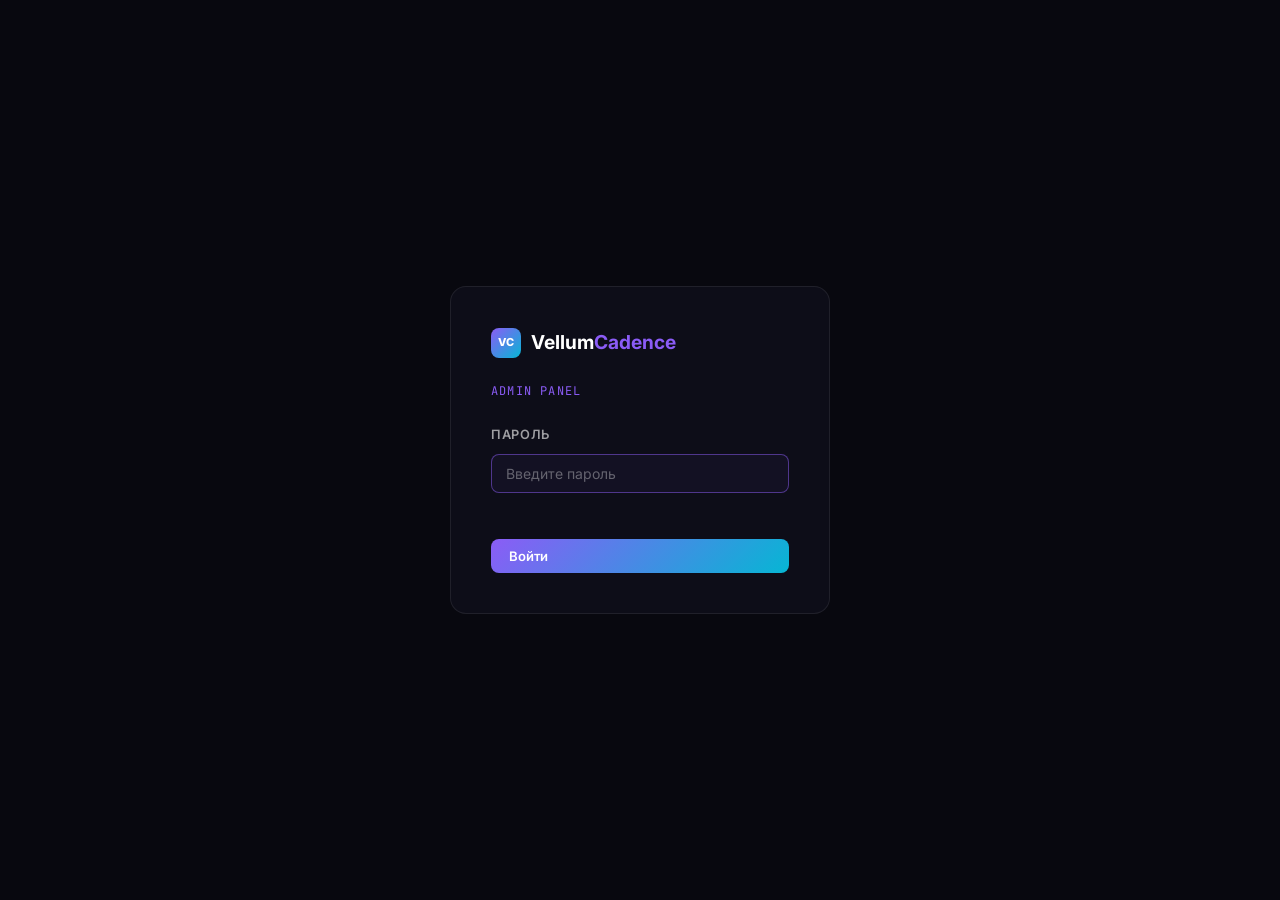
<file: admin/index.html>
<!DOCTYPE html>
<html lang="en">
<head>
  <meta charset="UTF-8">
  <meta name="viewport" content="width=device-width, initial-scale=1.0">
  <title>Admin — VellumCadence</title>
  <meta name="robots" content="noindex,nofollow">
  <link rel="icon" href="/favicon.ico">
  <link rel="preconnect" href="https://fonts.googleapis.com">
  <link rel="preconnect" href="https://fonts.gstatic.com" crossorigin>
  <link href="https://fonts.googleapis.com/css2?family=Inter:wght@300;400;500;600;700;800&family=JetBrains+Mono:wght@400;500&display=swap" rel="stylesheet">
  <link rel="stylesheet" href="/client/style.css">
  <link rel="stylesheet" href="admin.css">
</head>
<body>

<!-- LOGIN SCREEN -->
<div class="login-screen" id="loginScreen">
  <div class="login-box">
    <div class="login-logo">
      <span class="logo-mark">VC</span>
      <span class="logo-name">Vellum<span class="logo-accent">Cadence</span></span>
    </div>
    <div class="login-title">Admin Panel</div>
    <form id="loginForm">
      <div class="form-group">
        <label class="form-label">Пароль</label>
        <input type="password" class="form-input" id="loginPass" placeholder="Введите пароль" autofocus>
      </div>
      <div class="login-error" id="loginError"></div>
      <button type="submit" class="btn btn-primary" style="width:100%;margin-top:8px">Войти</button>
    </form>
  </div>
</div>

<!-- ADMIN APP -->
<div class="portal-layout" id="adminApp" style="display:none">

  <!-- SIDEBAR -->
  <aside class="sidebar" id="sidebar">
    <a href="/" class="sidebar-logo">
      <span class="logo-mark">VC</span>
      <span class="logo-name">Vellum<span class="logo-accent">Cadence</span></span>
    </a>
    <div class="sidebar-badge">ADMIN</div>

    <nav class="sidebar-nav">
      <a class="nav-item active" data-section="dashboard" href="#">
        <svg width="18" height="18" viewBox="0 0 24 24" fill="none" stroke="currentColor" stroke-width="2" stroke-linecap="round" stroke-linejoin="round"><rect x="3" y="3" width="7" height="9"/><rect x="14" y="3" width="7" height="5"/><rect x="14" y="12" width="7" height="9"/><rect x="3" y="16" width="7" height="5"/></svg>
        <span>Dashboard</span>
      </a>
      <a class="nav-item" data-section="leads" href="#">
        <svg width="18" height="18" viewBox="0 0 24 24" fill="none" stroke="currentColor" stroke-width="2" stroke-linecap="round" stroke-linejoin="round"><path d="M17 21v-2a4 4 0 0 0-4-4H5a4 4 0 0 0-4 4v2"/><circle cx="9" cy="7" r="4"/><path d="M23 21v-2a4 4 0 0 0-3-3.87"/><path d="M16 3.13a4 4 0 0 1 0 7.75"/></svg>
        <span>Лиды / CRM</span>
        <span class="nav-badge" id="newLeadsBadge" style="display:none"></span>
      </a>
      <a class="nav-item" data-section="clients" href="#">
        <svg width="18" height="18" viewBox="0 0 24 24" fill="none" stroke="currentColor" stroke-width="2" stroke-linecap="round" stroke-linejoin="round"><path d="M20 21v-2a4 4 0 0 0-4-4H8a4 4 0 0 0-4 4v2"/><circle cx="12" cy="7" r="4"/></svg>
        <span>Клиенты</span>
      </a>
      <a class="nav-item" data-section="portfolio" href="#">
        <svg width="18" height="18" viewBox="0 0 24 24" fill="none" stroke="currentColor" stroke-width="2" stroke-linecap="round" stroke-linejoin="round"><rect x="3" y="3" width="18" height="18" rx="2"/><circle cx="8.5" cy="8.5" r="1.5"/><polyline points="21 15 16 10 5 21"/></svg>
        <span>Портфолио</span>
      </a>
      <a class="nav-item" data-section="packages" href="#">
        <svg width="18" height="18" viewBox="0 0 24 24" fill="none" stroke="currentColor" stroke-width="2" stroke-linecap="round" stroke-linejoin="round"><line x1="16.5" y1="9.4" x2="7.5" y2="4.21"/><path d="M21 16V8a2 2 0 0 0-1-1.73l-7-4a2 2 0 0 0-2 0l-7 4A2 2 0 0 0 3 8v8a2 2 0 0 0 1 1.73l7 4a2 2 0 0 0 2 0l7-4A2 2 0 0 0 21 16z"/><polyline points="3.27 6.96 12 12.01 20.73 6.96"/><line x1="12" y1="22.08" x2="12" y2="12"/></svg>
        <span>Пакеты</span>
      </a>
      <a class="nav-item" data-section="site" href="#">
        <svg width="18" height="18" viewBox="0 0 24 24" fill="none" stroke="currentColor" stroke-width="2" stroke-linecap="round" stroke-linejoin="round"><circle cx="12" cy="12" r="10"/><line x1="2" y1="12" x2="22" y2="12"/><path d="M12 2a15.3 15.3 0 0 1 4 10 15.3 15.3 0 0 1-4 10 15.3 15.3 0 0 1-4-10 15.3 15.3 0 0 1 4-10z"/></svg>
        <span>Редактор сайта</span>
      </a>
      <a class="nav-item" data-section="agents" href="#">
        <svg width="18" height="18" viewBox="0 0 24 24" fill="none" stroke="currentColor" stroke-width="2" stroke-linecap="round" stroke-linejoin="round"><rect x="2" y="3" width="20" height="14" rx="2"/><line x1="8" y1="21" x2="16" y2="21"/><line x1="12" y1="17" x2="12" y2="21"/></svg>
        <span>Агенты</span>
      </a>
      <a class="nav-item" data-section="settings" href="#">
        <svg width="18" height="18" viewBox="0 0 24 24" fill="none" stroke="currentColor" stroke-width="2" stroke-linecap="round" stroke-linejoin="round"><circle cx="12" cy="12" r="3"/><path d="M19.4 15a1.65 1.65 0 0 0 .33 1.82l.06.06a2 2 0 0 1-2.83 2.83l-.06-.06a1.65 1.65 0 0 0-1.82-.33 1.65 1.65 0 0 0-1 1.51V21a2 2 0 0 1-4 0v-.09A1.65 1.65 0 0 0 9 19.4a1.65 1.65 0 0 0-1.82.33l-.06.06a2 2 0 0 1-2.83-2.83l.06-.06A1.65 1.65 0 0 0 4.68 15a1.65 1.65 0 0 0-1.51-1H3a2 2 0 0 1 0-4h.09A1.65 1.65 0 0 0 4.6 9a1.65 1.65 0 0 0-.33-1.82l-.06-.06a2 2 0 0 1 2.83-2.83l.06.06A1.65 1.65 0 0 0 9 4.68a1.65 1.65 0 0 0 1-1.51V3a2 2 0 0 1 4 0v.09a1.65 1.65 0 0 0 1 1.51 1.65 1.65 0 0 0 1.82-.33l.06-.06a2 2 0 0 1 2.83 2.83l-.06.06A1.65 1.65 0 0 0 19.4 9a1.65 1.65 0 0 0 1.51 1H21a2 2 0 0 1 0 4h-.09a1.65 1.65 0 0 0-1.51 1z"/></svg>
        <span>Настройки</span>
      </a>
    </nav>

    <div class="sidebar-user">
      <div class="user-avatar" style="background:linear-gradient(135deg,#8b5cf6,#ec4899)">DV</div>
      <div class="user-info">
        <div class="user-name">Dmitry</div>
        <div class="user-plan">Administrator</div>
      </div>
      <button class="logout-btn" id="logoutBtn" title="Выйти">
        <svg width="16" height="16" viewBox="0 0 24 24" fill="none" stroke="currentColor" stroke-width="2"><path d="M9 21H5a2 2 0 0 1-2-2V5a2 2 0 0 1 2-2h4"/><polyline points="16 17 21 12 16 7"/><line x1="21" y1="12" x2="9" y2="12"/></svg>
      </button>
    </div>
  </aside>

  <!-- MOBILE HEADER -->
  <header class="mobile-header">
    <button class="mobile-burger" id="mobileBurger" aria-label="Menu">
      <span></span><span></span><span></span>
    </button>
    <span class="mobile-logo"><span class="logo-mark">VC</span> <span class="logo-name">Admin</span></span>
    <div class="mobile-avatar" style="background:linear-gradient(135deg,#8b5cf6,#ec4899)">DV</div>
  </header>

  <!-- MAIN -->
  <main class="portal-main" id="portalMain">

    <!-- DASHBOARD -->
    <section class="section active" id="s-dashboard">
      <div class="section-header">
        <div>
          <h1 class="section-title">Dashboard</h1>
          <p class="section-sub" id="dashDate">Март 2026</p>
        </div>
        <div class="header-actions">
          <a href="https://vellumcadence.com" target="_blank" class="btn btn-ghost btn-sm">Открыть сайт ↗</a>
        </div>
      </div>

      <div class="stats-row">
        <div class="stat-card stat-purple">
          <div class="stat-label">MRR</div>
          <div class="stat-value" id="statMrr">$0</div>
          <div class="stat-hint">активных клиентов: <span id="statClients">0</span></div>
        </div>
        <div class="stat-card stat-cyan">
          <div class="stat-label">Лидов в воронке</div>
          <div class="stat-value" id="statLeads">0</div>
          <div class="stat-hint">новых за 7 дней: <span id="statNewLeads">0</span></div>
        </div>
        <div class="stat-card stat-green">
          <div class="stat-label">Конверсия</div>
          <div class="stat-value" id="statConv">0%</div>
          <div class="stat-hint">лид → клиент</div>
        </div>
        <div class="stat-card stat-yellow">
          <div class="stat-label">Follow-up</div>
          <div class="stat-value" id="statFollowup">0</div>
          <div class="stat-hint">требуют внимания</div>
        </div>
      </div>

      <div class="dash-grid">
        <div class="card">
          <div class="card-header">
            <span class="card-title">Воронка</span>
            <a class="card-link" data-section="leads" href="#">Все лиды →</a>
          </div>
          <div id="dashFunnel"></div>
        </div>
        <div class="card">
          <div class="card-header">
            <span class="card-title">Последние лиды</span>
            <a class="card-link" data-section="leads" href="#">CRM →</a>
          </div>
          <div id="dashRecentLeads"></div>
        </div>
      </div>

      <div class="card renewal-card" style="margin-top:20px">
        <div class="renewal-info">
          <div class="renewal-label">North Star Goal</div>
          <div class="renewal-date">$18K–$20K MRR · 10–12 клиентов</div>
        </div>
        <div class="renewal-right">
          <div class="renewal-pkg">Конец года 1</div>
          <div class="renewal-price" style="font-size:1rem;color:var(--text-dim)">2026</div>
        </div>
      </div>
    </section>

    <!-- LEADS / CRM -->
    <section class="section" id="s-leads">
      <div class="section-header">
        <div>
          <h1 class="section-title">Лиды / CRM</h1>
          <p class="section-sub">Воронка продаж</p>
        </div>
        <div class="header-actions">
          <button class="btn btn-primary btn-sm" id="addLeadBtn">+ Добавить лид</button>
        </div>
      </div>

      <div class="filter-tabs">
        <button class="filter-tab active" data-filter="all">Все <span class="tab-count" id="lcnt-all"></span></button>
        <button class="filter-tab" data-filter="new">Новые <span class="tab-count" id="lcnt-new"></span></button>
        <button class="filter-tab" data-filter="outreach">Outreach <span class="tab-count" id="lcnt-outreach"></span></button>
        <button class="filter-tab" data-filter="followup">Follow-up <span class="tab-count" id="lcnt-followup"></span></button>
        <button class="filter-tab" data-filter="meeting">Meeting <span class="tab-count" id="lcnt-meeting"></span></button>
        <button class="filter-tab" data-filter="won">Won <span class="tab-count" id="lcnt-won"></span></button>
        <button class="filter-tab" data-filter="lost">Lost <span class="tab-count" id="lcnt-lost"></span></button>
      </div>

      <div class="card" style="padding:0;overflow:hidden">
        <div class="crm-table-wrap">
          <table class="crm-table">
            <thead>
              <tr>
                <th>Компания / Контакт</th>
                <th>Канал</th>
                <th>Ниша</th>
                <th>Статус</th>
                <th>Дата</th>
                <th></th>
              </tr>
            </thead>
            <tbody id="leadsTableBody"></tbody>
          </table>
        </div>
      </div>
    </section>

    <!-- CLIENTS -->
    <section class="section" id="s-clients">
      <div class="section-header">
        <div>
          <h1 class="section-title">Клиенты</h1>
          <p class="section-sub">Активные и прошлые</p>
        </div>
        <div class="header-actions">
          <button class="btn btn-primary btn-sm" id="addClientBtn">+ Добавить клиента</button>
        </div>
      </div>
      <div class="empty-state" id="clientsEmpty">
        <div class="empty-icon">
          <svg width="48" height="48" viewBox="0 0 24 24" fill="none" stroke="currentColor" stroke-width="1.5"><path d="M20 21v-2a4 4 0 0 0-4-4H8a4 4 0 0 0-4 4v2"/><circle cx="12" cy="7" r="4"/></svg>
        </div>
        <div class="empty-title">Активных клиентов пока нет</div>
        <div class="empty-sub">Первый клиент появится здесь после подписки</div>
      </div>
      <div class="content-grid" id="clientsGrid" style="display:none"></div>
    </section>

    <!-- PORTFOLIO -->
    <section class="section" id="s-portfolio">
      <div class="section-header">
        <div>
          <h1 class="section-title">Портфолио</h1>
          <p class="section-sub">Управление кейсами на сайте</p>
        </div>
        <div class="header-actions">
          <button class="btn btn-primary btn-sm" id="addPortfolioBtn">+ Добавить кейс</button>
        </div>
      </div>
      <div class="content-grid" id="portfolioAdminGrid"></div>
    </section>

    <!-- PACKAGES -->
    <section class="section" id="s-packages">
      <div class="section-header">
        <div>
          <h1 class="section-title">Пакеты</h1>
          <p class="section-sub">Цены и состав пакетов</p>
        </div>
        <div class="header-actions">
          <button class="btn btn-primary btn-sm" id="savePackagesBtn">Сохранить JSON</button>
        </div>
      </div>
      <div id="packagesEditor"></div>
    </section>

    <!-- SITE EDITOR -->
    <section class="section" id="s-site">
      <div class="section-header">
        <div>
          <h1 class="section-title">Редактор сайта</h1>
          <p class="section-sub">Hero, видео, тексты</p>
        </div>
      </div>

      <div class="settings-grid">
        <form class="card" id="heroForm">
          <div class="card-title">Hero секция</div>
          <div class="form-group">
            <label class="form-label">Заголовок (h1)</label>
            <input type="text" class="form-input" id="heroTitle" value="AI-Powered Reels & Visuals">
          </div>
          <div class="form-group">
            <label class="form-label">Подзаголовок</label>
            <textarea class="form-input" rows="2" id="heroSub">For Skincare, Jewelry & Fashion Brands That Want to Stop Scroll</textarea>
          </div>
          <div class="form-group">
            <label class="form-label">CTA кнопка</label>
            <input type="text" class="form-input" id="heroCta" value="Get My Free Content Plan">
          </div>
          <div class="form-actions">
            <button type="submit" class="btn btn-primary">Сохранить</button>
            <span class="form-hint" id="heroHint"></span>
          </div>
        </form>

        <form class="card" id="videoForm">
          <div class="card-title">Главное видео</div>
          <div class="form-group">
            <label class="form-label">URL видео (MP4 / YouTube / Vimeo)</label>
            <input type="url" class="form-input" id="videoUrl" placeholder="https://...">
          </div>
          <div class="form-group">
            <label class="form-label">Постер (обложка, URL изображения)</label>
            <input type="url" class="form-input" id="videoPoster" placeholder="https://...">
          </div>
          <div class="form-group">
            <label class="form-label">Тип</label>
            <select class="form-input form-select" id="videoType">
              <option value="mp4">MP4 (self-hosted)</option>
              <option value="youtube">YouTube embed</option>
              <option value="vimeo">Vimeo embed</option>
            </select>
          </div>
          <div class="form-group">
            <label class="form-label">Позиция на странице</label>
            <select class="form-input form-select" id="videoPosition">
              <option value="hero">В Hero секции (фон)</option>
              <option value="after-hero">После Hero (отдельный блок)</option>
              <option value="portfolio">В портфолио</option>
            </select>
          </div>
          <div class="form-actions">
            <button type="submit" class="btn btn-primary">Применить</button>
            <span class="form-hint" id="videoHint"></span>
          </div>
        </form>

        <form class="card" id="seoForm">
          <div class="card-title">SEO / Meta</div>
          <div class="form-group">
            <label class="form-label">Page Title</label>
            <input type="text" class="form-input" id="seoTitle" value="VellumCadence — AI Reels & Visuals for DTC Brands">
          </div>
          <div class="form-group">
            <label class="form-label">Meta Description</label>
            <textarea class="form-input" rows="2" id="seoDesc">AI-powered Reels, carousels, and product visuals for skincare, jewelry and fashion brands.</textarea>
          </div>
          <div class="form-actions">
            <button type="submit" class="btn btn-primary">Сохранить</button>
            <span class="form-hint" id="seoHint"></span>
          </div>
        </form>
      </div>
    </section>

    <!-- AGENTS -->
    <section class="section" id="s-agents">
      <div class="section-header">
        <div>
          <h1 class="section-title">Агенты</h1>
          <p class="section-sub">OpenClaw — управление и мониторинг</p>
        </div>
        <div class="header-actions">
          <a href="https://api.vellumcadence.com/mc/" target="_blank" class="btn btn-primary btn-sm">Mission Control ↗</a>
        </div>
      </div>

      <div class="agents-grid" id="agentsGrid"></div>

      <div class="card" style="margin-top:20px">
        <div class="card-title">Быстрые ссылки</div>
        <div class="quick-links">
          <a href="https://api.vellumcadence.com/mc/" target="_blank" class="quick-link">
            <span class="ql-icon">🖥</span>
            <span>Mission Control</span>
          </a>
          <a href="https://vellumcadence.com" target="_blank" class="quick-link">
            <span class="ql-icon">🌐</span>
            <span>Сайт</span>
          </a>
          <a href="https://vellumcadence.com/client/" target="_blank" class="quick-link">
            <span class="ql-icon">👤</span>
            <span>Клиентский кабинет</span>
          </a>
          <a href="mailto:vellumcadence@gmail.com" class="quick-link">
            <span class="ql-icon">✉️</span>
            <span>Gmail</span>
          </a>
        </div>
      </div>
    </section>

    <!-- SETTINGS -->
    <section class="section" id="s-settings">
      <div class="section-header">
        <div>
          <h1 class="section-title">Настройки</h1>
        </div>
      </div>
      <div class="settings-grid">
        <form class="card" id="passForm">
          <div class="card-title">Сменить пароль</div>
          <div class="form-group">
            <label class="form-label">Текущий пароль</label>
            <input type="password" class="form-input" id="passOld">
          </div>
          <div class="form-group">
            <label class="form-label">Новый пароль</label>
            <input type="password" class="form-input" id="passNew">
          </div>
          <div class="form-group">
            <label class="form-label">Повторить</label>
            <input type="password" class="form-input" id="passNew2">
          </div>
          <div class="form-actions">
            <button type="submit" class="btn btn-primary">Сменить</button>
            <span class="form-hint" id="passHint"></span>
          </div>
        </form>

        <div class="card">
          <div class="card-title">Данные</div>
          <div class="toggle-list">
            <div class="toggle-item" style="flex-direction:column;align-items:flex-start;gap:12px">
              <button class="btn btn-ghost" style="width:100%" onclick="exportData()">Экспорт всех данных (JSON)</button>
              <label class="btn btn-ghost" style="width:100%;text-align:center;cursor:pointer">
                Импорт данных (JSON)
                <input type="file" accept=".json" style="display:none" onchange="importData(this)">
              </label>
              <button class="btn btn-danger" style="width:100%" onclick="clearData()">Сбросить все данные</button>
            </div>
          </div>
        </div>
      </div>
    </section>

  </main>
</div>

<!-- LEAD MODAL -->
<div class="modal-overlay" id="leadModal" style="display:none">
  <div class="modal">
    <div class="modal-header">
      <div class="modal-title" id="leadModalTitle">Добавить лид</div>
      <button class="modal-close" onclick="closeLeadModal()">×</button>
    </div>
    <form id="leadForm">
      <div class="form-row">
        <div class="form-group">
          <label class="form-label">Компания</label>
          <input type="text" class="form-input" id="lCompany" required placeholder="Brand Name">
        </div>
        <div class="form-group">
          <label class="form-label">Контакт</label>
          <input type="text" class="form-input" id="lContact" placeholder="Имя">
        </div>
      </div>
      <div class="form-row">
        <div class="form-group">
          <label class="form-label">Email / Instagram</label>
          <input type="text" class="form-input" id="lEmail" placeholder="email@brand.com или @handle">
        </div>
        <div class="form-group">
          <label class="form-label">Канал</label>
          <select class="form-input form-select" id="lChannel">
            <option value="email">Email</option>
            <option value="instagram">Instagram DM</option>
            <option value="linkedin">LinkedIn</option>
            <option value="web">Web form</option>
            <option value="referral">Referral</option>
          </select>
        </div>
      </div>
      <div class="form-row">
        <div class="form-group">
          <label class="form-label">Ниша</label>
          <select class="form-input form-select" id="lNiche">
            <option value="skincare">Skincare / Beauty</option>
            <option value="jewelry">Jewelry</option>
            <option value="fashion">Fashion / Apparel</option>
            <option value="medspa">Med Spa / Aesthetics</option>
            <option value="ecom">E-commerce DTC</option>
            <option value="other">Other</option>
          </select>
        </div>
        <div class="form-group">
          <label class="form-label">Статус</label>
          <select class="form-input form-select" id="lStatus">
            <option value="new">Новый</option>
            <option value="outreach">Outreach отправлен</option>
            <option value="followup">Follow-up</option>
            <option value="meeting">Meeting</option>
            <option value="won">Won</option>
            <option value="lost">Lost</option>
          </select>
        </div>
      </div>
      <div class="form-group">
        <label class="form-label">Заметки</label>
        <textarea class="form-input" rows="2" id="lNotes" placeholder="Детали, контекст..."></textarea>
      </div>
      <div class="form-actions">
        <button type="submit" class="btn btn-primary" id="leadSubmitBtn">Сохранить</button>
        <button type="button" class="btn btn-ghost" onclick="closeLeadModal()">Отмена</button>
      </div>
    </form>
  </div>
</div>

<!-- PORTFOLIO MODAL -->
<div class="modal-overlay" id="portfolioModal" style="display:none">
  <div class="modal">
    <div class="modal-header">
      <div class="modal-title" id="portfolioModalTitle">Добавить кейс</div>
      <button class="modal-close" onclick="closePortfolioModal()">×</button>
    </div>
    <form id="portfolioForm">
      <div class="form-row">
        <div class="form-group">
          <label class="form-label">Название</label>
          <input type="text" class="form-input" id="pTitle" required placeholder="Skincare Brand Launch">
        </div>
        <div class="form-group">
          <label class="form-label">Тег</label>
          <select class="form-input form-select" id="pTag">
            <option value="Reel">Reel</option>
            <option value="Carousel">Carousel</option>
            <option value="Product Visual">Product Visual</option>
            <option value="Brand">Brand Identity</option>
          </select>
        </div>
      </div>
      <div class="form-group">
        <label class="form-label">URL изображения</label>
        <input type="url" class="form-input" id="pImage" placeholder="https:// или /portfolio/filename.jpg">
      </div>
      <div class="form-group">
        <label class="form-label">Имя файла (если загружен на сервер)</label>
        <input type="text" class="form-input" id="pFile" placeholder="skincare-reel.jpg">
        <div style="font-size:.72rem;color:var(--text-muted);margin-top:4px">Загрузить файл: scp file.jpg root@144.91.109.79:/root/vc-site/portfolio/</div>
      </div>
      <div class="form-actions">
        <button type="submit" class="btn btn-primary">Сохранить</button>
        <button type="button" class="btn btn-ghost" onclick="closePortfolioModal()">Отмена</button>
      </div>
    </form>
  </div>
</div>

<!-- Mobile overlay -->
<div class="sidebar-overlay" id="sidebarOverlay"></div>

<script src="app.js"></script>
</body>
</html>
</file>
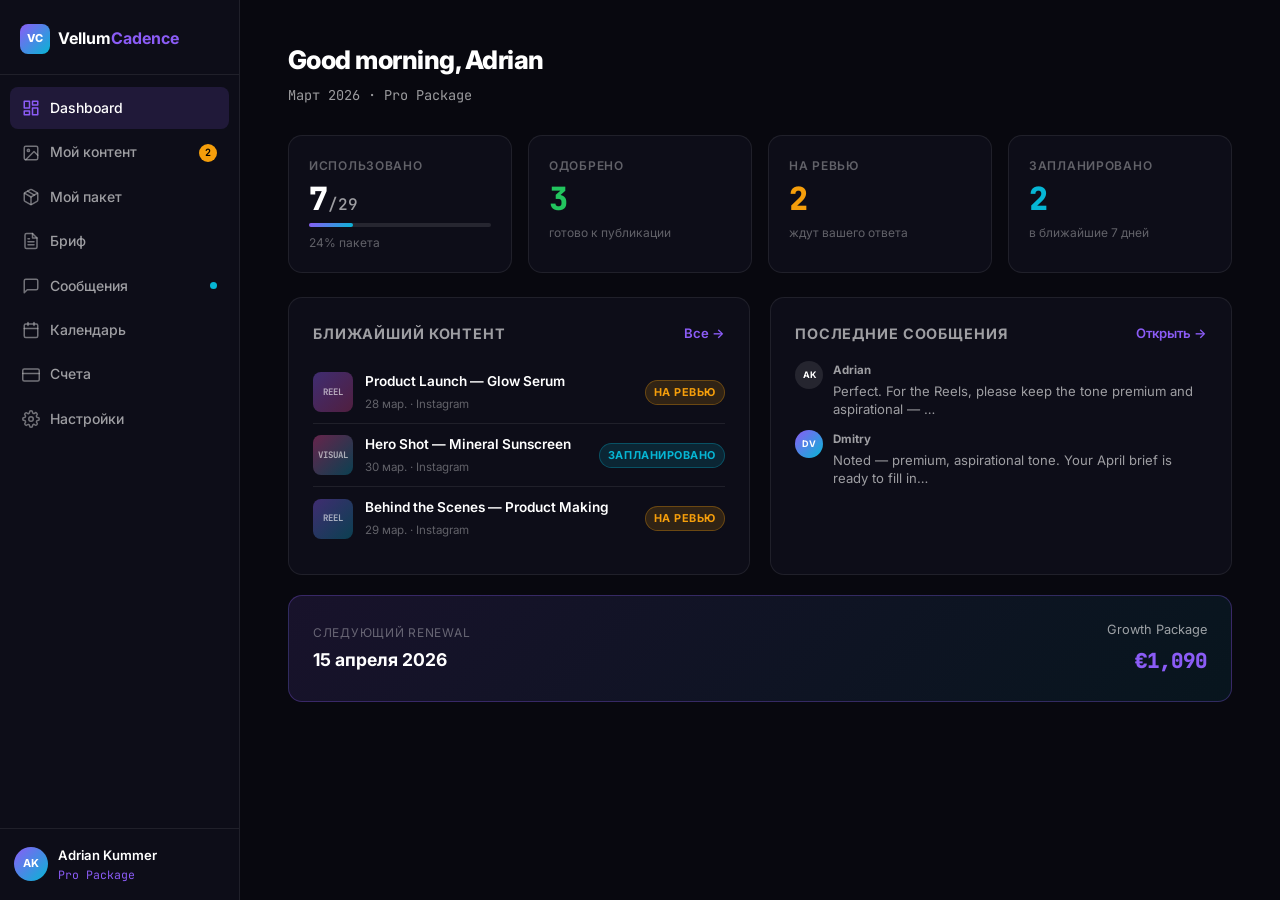
<file: client/index.html>
<!DOCTYPE html>
<html lang="en">
<head>
  <meta charset="UTF-8">
  <meta name="viewport" content="width=device-width, initial-scale=1.0">
  <title>Client Portal — VellumCadence</title>
  <meta name="robots" content="noindex,nofollow">
  <link rel="icon" href="/favicon.ico">
  <link rel="preconnect" href="https://fonts.googleapis.com">
  <link rel="preconnect" href="https://fonts.gstatic.com" crossorigin>
  <link href="https://fonts.googleapis.com/css2?family=Inter:wght@300;400;500;600;700;800&family=JetBrains+Mono:wght@400;500&display=swap" rel="stylesheet">
  <link rel="stylesheet" href="style.css">
</head>
<body>

<div class="portal-layout">

  <!-- ===== SIDEBAR ===== -->
  <aside class="sidebar" id="sidebar">
    <a href="/" class="sidebar-logo">
      <span class="logo-mark">VC</span>
      <span class="logo-name">Vellum<span class="logo-accent">Cadence</span></span>
    </a>

    <nav class="sidebar-nav">
      <a class="nav-item active" data-section="dashboard" href="#">
        <svg width="18" height="18" viewBox="0 0 24 24" fill="none" stroke="currentColor" stroke-width="2" stroke-linecap="round" stroke-linejoin="round"><rect x="3" y="3" width="7" height="9"/><rect x="14" y="3" width="7" height="5"/><rect x="14" y="12" width="7" height="9"/><rect x="3" y="16" width="7" height="5"/></svg>
        <span>Dashboard</span>
      </a>
      <a class="nav-item" data-section="content" href="#">
        <svg width="18" height="18" viewBox="0 0 24 24" fill="none" stroke="currentColor" stroke-width="2" stroke-linecap="round" stroke-linejoin="round"><rect x="3" y="3" width="18" height="18" rx="2"/><circle cx="8.5" cy="8.5" r="1.5"/><polyline points="21 15 16 10 5 21"/></svg>
        <span>Мой контент</span>
        <span class="nav-badge" id="reviewBadge" style="display:none"></span>
      </a>
      <a class="nav-item" data-section="package" href="#">
        <svg width="18" height="18" viewBox="0 0 24 24" fill="none" stroke="currentColor" stroke-width="2" stroke-linecap="round" stroke-linejoin="round"><line x1="16.5" y1="9.4" x2="7.5" y2="4.21"/><path d="M21 16V8a2 2 0 0 0-1-1.73l-7-4a2 2 0 0 0-2 0l-7 4A2 2 0 0 0 3 8v8a2 2 0 0 0 1 1.73l7 4a2 2 0 0 0 2 0l7-4A2 2 0 0 0 21 16z"/><polyline points="3.27 6.96 12 12.01 20.73 6.96"/><line x1="12" y1="22.08" x2="12" y2="12"/></svg>
        <span>Мой пакет</span>
      </a>
      <a class="nav-item" data-section="brief" href="#">
        <svg width="18" height="18" viewBox="0 0 24 24" fill="none" stroke="currentColor" stroke-width="2" stroke-linecap="round" stroke-linejoin="round"><path d="M14 2H6a2 2 0 0 0-2 2v16a2 2 0 0 0 2 2h12a2 2 0 0 0 2-2V8z"/><polyline points="14 2 14 8 20 8"/><line x1="16" y1="13" x2="8" y2="13"/><line x1="16" y1="17" x2="8" y2="17"/><polyline points="10 9 9 9 8 9"/></svg>
        <span>Бриф</span>
      </a>
      <a class="nav-item" data-section="messages" href="#">
        <svg width="18" height="18" viewBox="0 0 24 24" fill="none" stroke="currentColor" stroke-width="2" stroke-linecap="round" stroke-linejoin="round"><path d="M21 15a2 2 0 0 1-2 2H7l-4 4V5a2 2 0 0 1 2-2h14a2 2 0 0 1 2 2z"/></svg>
        <span>Сообщения</span>
        <span class="nav-dot" id="msgDot"></span>
      </a>
      <a class="nav-item" data-section="calendar" href="#">
        <svg width="18" height="18" viewBox="0 0 24 24" fill="none" stroke="currentColor" stroke-width="2" stroke-linecap="round" stroke-linejoin="round"><rect x="3" y="4" width="18" height="18" rx="2" ry="2"/><line x1="16" y1="2" x2="16" y2="6"/><line x1="8" y1="2" x2="8" y2="6"/><line x1="3" y1="10" x2="21" y2="10"/></svg>
        <span>Календарь</span>
      </a>
      <a class="nav-item" data-section="invoices" href="#">
        <svg width="18" height="18" viewBox="0 0 24 24" fill="none" stroke="currentColor" stroke-width="2" stroke-linecap="round" stroke-linejoin="round"><rect x="1" y="4" width="22" height="16" rx="2" ry="2"/><line x1="1" y1="10" x2="23" y2="10"/></svg>
        <span>Счета</span>
      </a>
      <a class="nav-item" data-section="settings" href="#">
        <svg width="18" height="18" viewBox="0 0 24 24" fill="none" stroke="currentColor" stroke-width="2" stroke-linecap="round" stroke-linejoin="round"><circle cx="12" cy="12" r="3"/><path d="M19.4 15a1.65 1.65 0 0 0 .33 1.82l.06.06a2 2 0 0 1-2.83 2.83l-.06-.06a1.65 1.65 0 0 0-1.82-.33 1.65 1.65 0 0 0-1 1.51V21a2 2 0 0 1-4 0v-.09A1.65 1.65 0 0 0 9 19.4a1.65 1.65 0 0 0-1.82.33l-.06.06a2 2 0 0 1-2.83-2.83l.06-.06A1.65 1.65 0 0 0 4.68 15a1.65 1.65 0 0 0-1.51-1H3a2 2 0 0 1 0-4h.09A1.65 1.65 0 0 0 4.6 9a1.65 1.65 0 0 0-.33-1.82l-.06-.06a2 2 0 0 1 2.83-2.83l.06.06A1.65 1.65 0 0 0 9 4.68a1.65 1.65 0 0 0 1-1.51V3a2 2 0 0 1 4 0v.09a1.65 1.65 0 0 0 1 1.51 1.65 1.65 0 0 0 1.82-.33l.06-.06a2 2 0 0 1 2.83 2.83l-.06.06A1.65 1.65 0 0 0 19.4 9a1.65 1.65 0 0 0 1.51 1H21a2 2 0 0 1 0 4h-.09a1.65 1.65 0 0 0-1.51 1z"/></svg>
        <span>Настройки</span>
      </a>
    </nav>

    <div class="sidebar-user">
      <div class="user-avatar">AK</div>
      <div class="user-info">
        <div class="user-name">Adrian Kummer</div>
        <div class="user-plan">Growth Package</div>
      </div>
    </div>
  </aside>

  <!-- ===== MOBILE HEADER ===== -->
  <header class="mobile-header">
    <button class="mobile-burger" id="mobileBurger" aria-label="Menu">
      <span></span><span></span><span></span>
    </button>
    <span class="mobile-logo"><span class="logo-mark">VC</span> <span class="logo-name">Vellum<span class="logo-accent">Cadence</span></span></span>
    <div class="mobile-avatar">AK</div>
  </header>

  <!-- ===== MAIN ===== -->
  <main class="portal-main" id="portalMain">

    <!-- DASHBOARD -->
    <section class="section active" id="s-dashboard">
      <div class="section-header">
        <div>
          <h1 class="section-title" id="dashGreeting">Dashboard</h1>
          <p class="section-sub">Март 2026 · Growth Package</p>
        </div>
      </div>

      <div class="stats-row">
        <div class="stat-card">
          <div class="stat-label">Использовано</div>
          <div class="stat-value">7<span class="stat-of">/24</span></div>
          <div class="stat-bar"><div class="stat-fill" style="width:29%"></div></div>
          <div class="stat-hint">29% пакета</div>
        </div>
        <div class="stat-card stat-green">
          <div class="stat-label">Одобрено</div>
          <div class="stat-value">5</div>
          <div class="stat-hint">готово к публикации</div>
        </div>
        <div class="stat-card stat-yellow">
          <div class="stat-label">На ревью</div>
          <div class="stat-value">2</div>
          <div class="stat-hint">ждут вашего ответа</div>
        </div>
        <div class="stat-card stat-cyan">
          <div class="stat-label">Запланировано</div>
          <div class="stat-value">3</div>
          <div class="stat-hint">в ближайшие 7 дней</div>
        </div>
      </div>

      <div class="dash-grid">
        <div class="card">
          <div class="card-header">
            <span class="card-title">Ближайший контент</span>
            <a class="card-link" data-section="content" href="#">Все →</a>
          </div>
          <div id="dashUpcoming"></div>
        </div>
        <div class="card">
          <div class="card-header">
            <span class="card-title">Последние сообщения</span>
            <a class="card-link" data-section="messages" href="#">Открыть →</a>
          </div>
          <div id="dashMessages"></div>
        </div>
      </div>

      <div class="card renewal-card">
        <div class="renewal-info">
          <div class="renewal-label">Следующий renewal</div>
          <div class="renewal-date">15 апреля 2026</div>
        </div>
        <div class="renewal-right">
          <div class="renewal-pkg">Growth Package</div>
          <div class="renewal-price">$1,490</div>
        </div>
      </div>
    </section>

    <!-- МОЙ КОНТЕНТ -->
    <section class="section" id="s-content">
      <div class="section-header">
        <div>
          <h1 class="section-title">Мой контент</h1>
          <p class="section-sub">Март 2026 · 7 единиц</p>
        </div>
      </div>
      <div class="filter-tabs">
        <button class="filter-tab active" data-filter="all">Все <span class="tab-count" id="cnt-all"></span></button>
        <button class="filter-tab" data-filter="review">На ревью <span class="tab-count" id="cnt-review"></span></button>
        <button class="filter-tab" data-filter="approved">Одобрено <span class="tab-count" id="cnt-approved"></span></button>
        <button class="filter-tab" data-filter="scheduled">Запланировано <span class="tab-count" id="cnt-scheduled"></span></button>
      </div>
      <div class="content-grid" id="contentGrid"></div>
    </section>

    <!-- МОЙ ПАКЕТ -->
    <section class="section" id="s-package">
      <div class="section-header">
        <div>
          <h1 class="section-title">Мой пакет</h1>
          <p class="section-sub">Текущий план и использование</p>
        </div>
      </div>

      <div class="card pkg-usage-card">
        <div class="pkg-usage-top">
          <div>
            <div class="pkg-usage-name">Growth Package</div>
            <div class="pkg-usage-desc">24 единицы контента · март 2026</div>
          </div>
          <div class="pkg-usage-price">$1,490<span class="pkg-per">/мес</span></div>
        </div>
        <div class="progress-bar-wrap">
          <div class="progress-labels">
            <span>7 использовано</span>
            <span>17 осталось</span>
          </div>
          <div class="progress-bar">
            <div class="progress-fill" style="width:29%"></div>
          </div>
        </div>
        <div class="pkg-breakdown">
          <div class="breakdown-item">
            <span class="breakdown-dot dot-purple"></span>
            <span class="breakdown-type">Reels</span>
            <span class="breakdown-count">3</span>
          </div>
          <div class="breakdown-item">
            <span class="breakdown-dot dot-cyan"></span>
            <span class="breakdown-type">Карусели</span>
            <span class="breakdown-count">2</span>
          </div>
          <div class="breakdown-item">
            <span class="breakdown-dot dot-pink"></span>
            <span class="breakdown-type">Визуалы</span>
            <span class="breakdown-count">2</span>
          </div>
          <div class="breakdown-item breakdown-remaining">
            <span class="breakdown-type">Осталось</span>
            <span class="breakdown-count">17</span>
          </div>
        </div>
      </div>

      <h2 class="subsection-title">Все пакеты</h2>
      <div class="packages-compare">
        <div class="pkg-card">
          <div class="pkg-card-name">Starter</div>
          <div class="pkg-card-price">$790<span>/мес</span></div>
          <div class="pkg-card-units">12 единиц контента</div>
          <ul class="pkg-features">
            <li>Reels, карусели, визуалы</li>
            <li>2 ревизии на единицу</li>
            <li>Публикация по расписанию</li>
            <li>Ежемесячная аналитика</li>
          </ul>
        </div>
        <div class="pkg-card pkg-current">
          <div class="pkg-badge">Ваш план</div>
          <div class="pkg-card-name">Growth</div>
          <div class="pkg-card-price">$1,490<span>/мес</span></div>
          <div class="pkg-card-units">24 единицы контента</div>
          <ul class="pkg-features">
            <li>Reels, карусели, визуалы</li>
            <li>3 ревизии на единицу</li>
            <li>Публикация по расписанию</li>
            <li>Аналитика + отчёты</li>
            <li>Приоритетная поддержка</li>
          </ul>
        </div>
        <div class="pkg-card">
          <div class="pkg-card-name">Scale</div>
          <div class="pkg-card-price">$2,490<span>/мес</span></div>
          <div class="pkg-card-units">48 единиц контента</div>
          <ul class="pkg-features">
            <li>Reels, карусели, визуалы</li>
            <li>Неограниченные ревизии</li>
            <li>Публикация по расписанию</li>
            <li>Полная аналитика</li>
            <li>Dedicated менеджер</li>
            <li>Ежемесячная стратегия</li>
          </ul>
          <a href="mailto:hello@vellumcadence.com" class="btn btn-outline" style="margin-top:20px;display:block;text-align:center">Обсудить апгрейд</a>
        </div>
      </div>
    </section>

    <!-- БРИФ -->
    <section class="section" id="s-brief">
      <div class="section-header">
        <div>
          <h1 class="section-title">Бриф</h1>
          <p class="section-sub">Заполните каждый месяц — мы создаём контент на его основе</p>
        </div>
      </div>
      <div class="brief-months" id="briefMonths"></div>
      <form class="card brief-form" id="briefForm">
        <div class="form-row">
          <div class="form-group">
            <label class="form-label">Продукт / услуга этого месяца</label>
            <textarea class="form-input" rows="3" placeholder="Что продвигаем? Опишите предложение, УТП, актуальные акции..."></textarea>
          </div>
          <div class="form-group">
            <label class="form-label">Целевая аудитория</label>
            <textarea class="form-input" rows="3" placeholder="Кто ваш идеальный клиент? Должность, отрасль, боли..."></textarea>
          </div>
        </div>
        <div class="form-row">
          <div class="form-group">
            <label class="form-label">Темы контента</label>
            <input type="text" class="form-input" placeholder="Экспертность, кейсы, вакансии, корпоративная культура...">
          </div>
          <div class="form-group">
            <label class="form-label">Тон коммуникации</label>
            <select class="form-input form-select">
              <option value="">Выберите тон</option>
              <option>Профессиональный, деловой</option>
              <option>Дружелюбный, открытый</option>
              <option>Экспертный, авторитетный</option>
              <option>Непринуждённый, живой</option>
            </select>
          </div>
        </div>
        <div class="form-group">
          <label class="form-label">Референсы / примеры (ссылки)</label>
          <textarea class="form-input" rows="2" placeholder="Ссылки на контент, который вам нравится..."></textarea>
        </div>
        <div class="form-group">
          <label class="form-label">Дополнительные пожелания</label>
          <textarea class="form-input" rows="2" placeholder="Важная информация, ограничения, особые запросы..."></textarea>
        </div>
        <div class="form-actions">
          <button type="submit" class="btn btn-primary">Сохранить бриф</button>
          <span class="form-hint" id="briefHint"></span>
        </div>
      </form>
    </section>

    <!-- СООБЩЕНИЯ -->
    <section class="section" id="s-messages">
      <div class="section-header">
        <div>
          <h1 class="section-title">Сообщения</h1>
          <p class="section-sub">Чат с командой VellumCadence</p>
        </div>
      </div>
      <div class="messages-wrap card">
        <div class="messages-list" id="messagesList"></div>
        <div class="messages-input-row">
          <input type="text" class="messages-input" id="msgInput" placeholder="Написать сообщение...">
          <button class="btn btn-send" id="msgSend" aria-label="Отправить">
            <svg width="18" height="18" viewBox="0 0 24 24" fill="none" stroke="currentColor" stroke-width="2" stroke-linecap="round" stroke-linejoin="round"><line x1="22" y1="2" x2="11" y2="13"/><polygon points="22 2 15 22 11 13 2 9 22 2"/></svg>
          </button>
        </div>
      </div>
    </section>

    <!-- КАЛЕНДАРЬ -->
    <section class="section" id="s-calendar">
      <div class="section-header">
        <div>
          <h1 class="section-title">Контент-календарь</h1>
          <p class="section-sub">Расписание публикаций</p>
        </div>
      </div>
      <div id="calendarView"></div>
    </section>

    <!-- СЧЕТА -->
    <section class="section" id="s-invoices">
      <div class="section-header">
        <div>
          <h1 class="section-title">Счета</h1>
          <p class="section-sub">История платежей и документы</p>
        </div>
      </div>
      <div id="invoicesView"></div>
    </section>

    <!-- НАСТРОЙКИ -->
    <section class="section" id="s-settings">
      <div class="section-header">
        <div>
          <h1 class="section-title">Настройки</h1>
        </div>
      </div>
      <div class="settings-grid">
        <form class="card" id="profileForm">
          <div class="card-title">Профиль</div>
          <div class="form-group">
            <label class="form-label">Имя</label>
            <input type="text" class="form-input" value="Adrian Kummer">
          </div>
          <div class="form-group">
            <label class="form-label">Email</label>
            <input type="email" class="form-input" value="adrian@kummer-consulting.de">
          </div>
          <div class="form-group">
            <label class="form-label">Компания</label>
            <input type="text" class="form-input" value="Kummer Consulting GmbH">
          </div>
          <div class="form-group">
            <label class="form-label">Сайт</label>
            <input type="url" class="form-input" value="https://kummer-consulting.de">
          </div>
          <div class="form-actions">
            <button type="submit" class="btn btn-primary">Сохранить</button>
            <span class="form-hint" id="profileHint"></span>
          </div>
        </form>

        <div class="card">
          <div class="card-title">Уведомления</div>
          <div class="toggle-list">
            <div class="toggle-item">
              <div class="toggle-text">
                <div class="toggle-label">Email-уведомления</div>
                <div class="toggle-desc">Новый контент, сообщения, renewal</div>
              </div>
              <label class="toggle-switch">
                <input type="checkbox" checked>
                <span class="toggle-track"></span>
              </label>
            </div>
            <div class="toggle-item">
              <div class="toggle-text">
                <div class="toggle-label">WhatsApp</div>
                <div class="toggle-desc">Срочные уведомления от менеджера</div>
              </div>
              <label class="toggle-switch">
                <input type="checkbox">
                <span class="toggle-track"></span>
              </label>
            </div>
            <div class="toggle-item">
              <div class="toggle-text">
                <div class="toggle-label">Напоминание о брифе</div>
                <div class="toggle-desc">За 5 дней до конца месяца</div>
              </div>
              <label class="toggle-switch">
                <input type="checkbox" checked>
                <span class="toggle-track"></span>
              </label>
            </div>
          </div>
          <div class="form-group" style="margin-top:20px">
            <label class="form-label">Телефон (WhatsApp)</label>
            <input type="tel" class="form-input" placeholder="+49 ...">
          </div>
          <div class="form-actions">
            <button type="button" class="btn btn-primary" onclick="showHint('notifHint','Сохранено')">Сохранить</button>
            <span class="form-hint" id="notifHint"></span>
          </div>
        </div>
      </div>
    </section>

  </main>
</div>

<!-- Mobile overlay -->
<div class="sidebar-overlay" id="sidebarOverlay"></div>

<script src="app.js"></script>
</body>
</html>
</file>
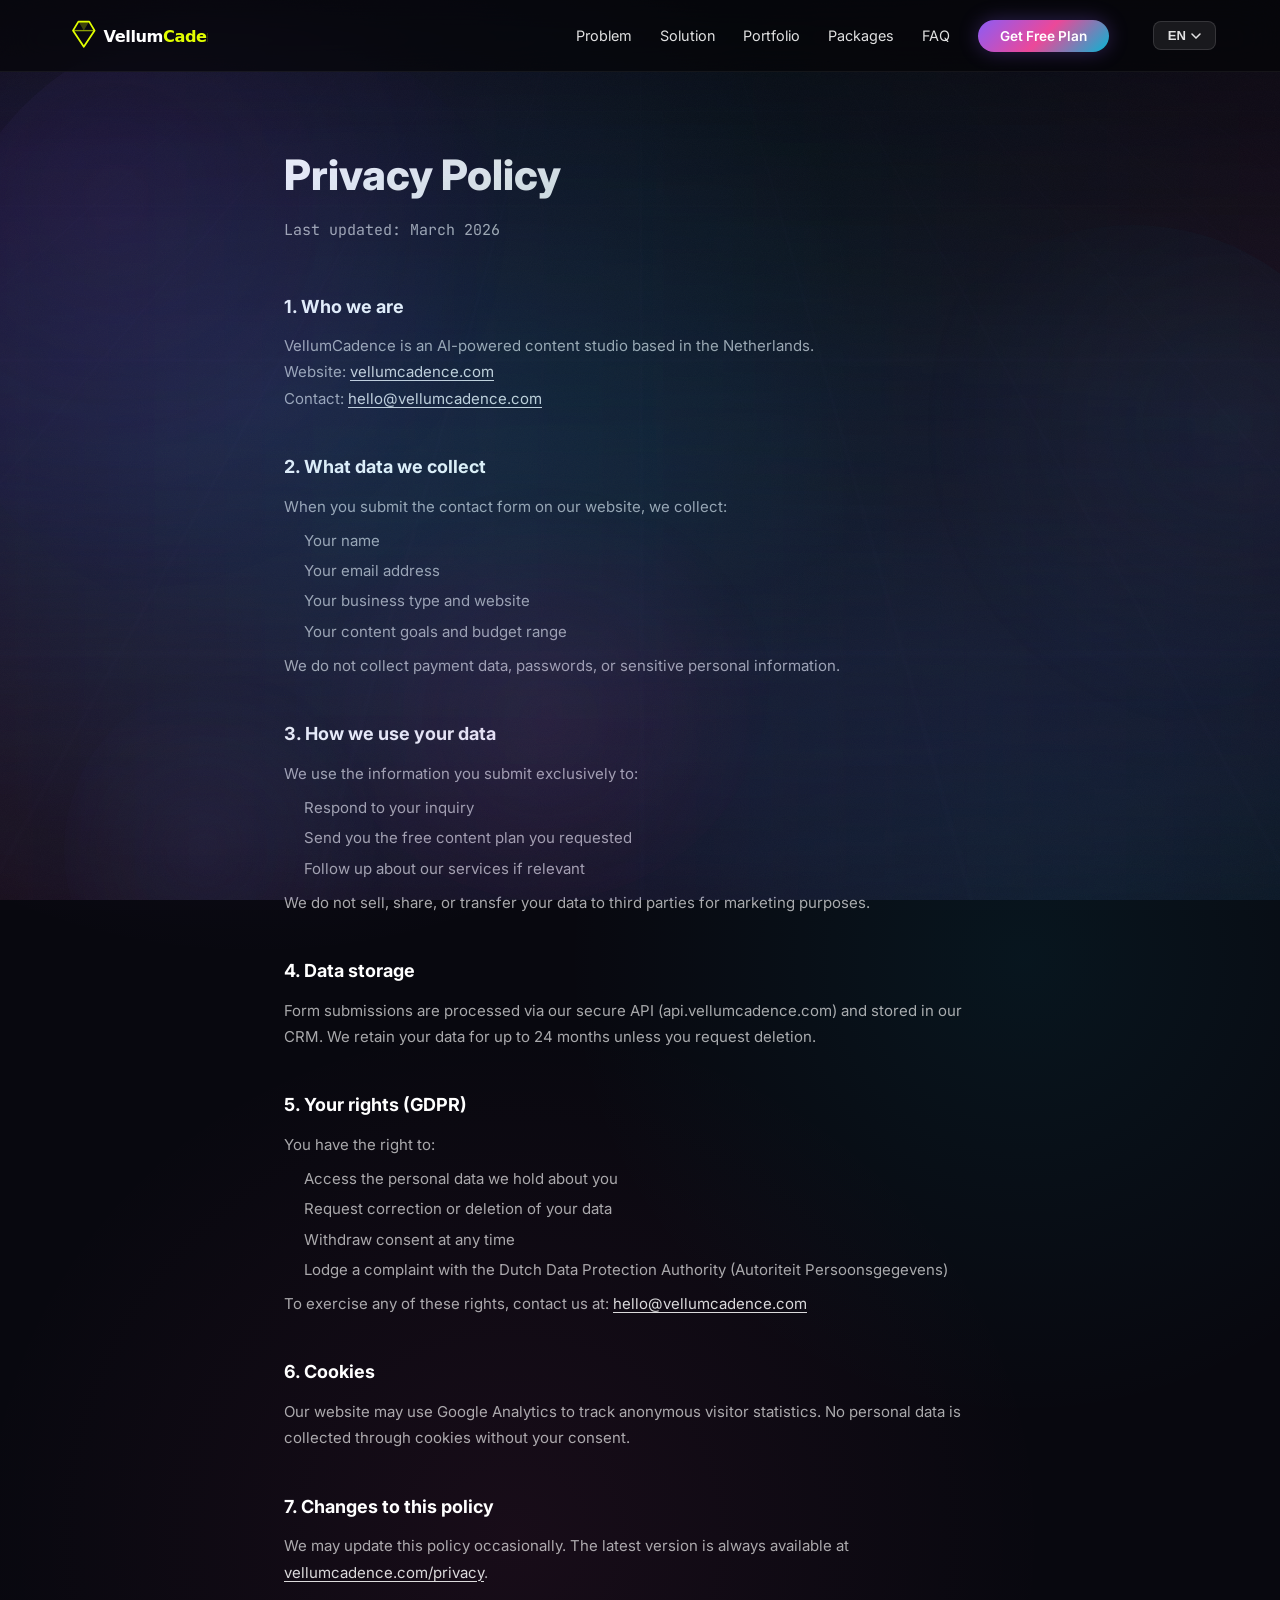
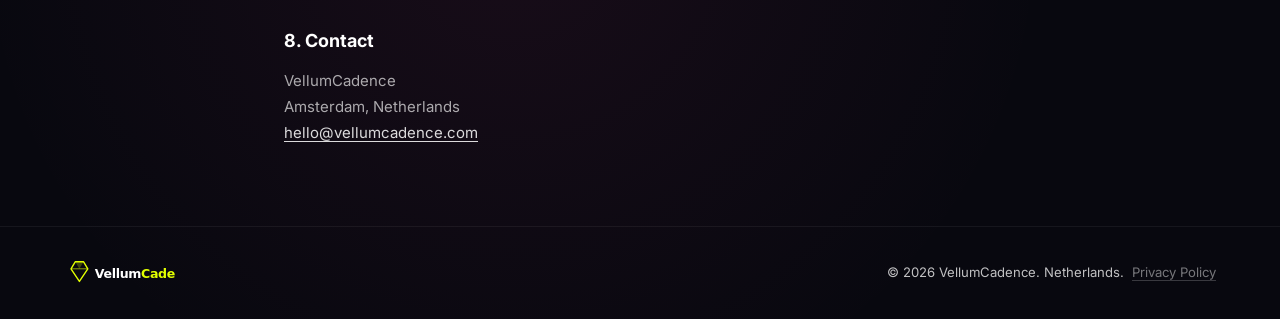
<file: privacy.html>
<!DOCTYPE html>
<html lang="en">
<head>
  <meta charset="UTF-8">
  <meta name="viewport" content="width=device-width, initial-scale=1.0">
  <title>Privacy Policy — VellumCadence</title>
  <meta name="description" content="How VellumCadence collects and uses your data. GDPR compliant.">
  <meta name="theme-color" content="#050508">
  <link rel="icon" id="favicon-link" href="/favicon.ico">
  <link rel="canonical" href="https://vellumcadence.com/privacy">

  <link rel="preconnect" href="https://fonts.googleapis.com">
  <link rel="preconnect" href="https://fonts.gstatic.com" crossorigin>
  <link href="https://fonts.googleapis.com/css2?family=Inter:wght@300;400;500;600;700;800;900&family=JetBrains+Mono:wght@400;500&display=swap" rel="stylesheet">
  <link rel="stylesheet" href="style.css">

  <style>
    .privacy-page {
      min-height: 100vh;
      padding: 140px 0 80px;
    }
    .privacy-content {
      max-width: 760px;
      margin: 0 auto;
      padding: 0 24px;
    }
    .privacy-content h1 {
      font-size: clamp(28px, 4vw, 42px);
      font-weight: 800;
      margin-bottom: 8px;
      background: linear-gradient(135deg, #fff 0%, rgba(255,255,255,.7) 100%);
      -webkit-background-clip: text;
      -webkit-text-fill-color: transparent;
      background-clip: text;
    }
    .privacy-updated {
      font-size: 13px;
      color: rgba(255,255,255,.4);
      margin-bottom: 48px;
      font-family: 'JetBrains Mono', monospace;
    }
    .privacy-content h2 {
      font-size: 18px;
      font-weight: 700;
      color: #fff;
      margin: 40px 0 12px;
    }
    .privacy-content p,
    .privacy-content li {
      font-size: 15px;
      line-height: 1.75;
      color: rgba(255,255,255,.65);
    }
    .privacy-content ul {
      padding-left: 20px;
      margin: 8px 0;
    }
    .privacy-content li {
      margin-bottom: 4px;
    }
    .privacy-content a {
      color: rgba(255,255,255,.85);
      text-decoration: underline;
      text-underline-offset: 3px;
    }
    .privacy-content a:hover {
      color: #fff;
    }
  </style>
</head>
<body>

  <!-- 4D Background System -->
  <div class="bg-system" aria-hidden="true">
    <canvas id="bgCanvas"></canvas>
    <div class="aurora">
      <div class="aurora-beam aurora-beam-1"></div>
      <div class="aurora-beam aurora-beam-2"></div>
      <div class="aurora-beam aurora-beam-3"></div>
    </div>
    <div class="morph-blobs">
      <div class="morph-blob blob-1"></div>
      <div class="morph-blob blob-2"></div>
      <div class="morph-blob blob-3"></div>
      <div class="morph-blob blob-4"></div>
    </div>
    <div class="depth-grid"></div>
    <div class="noise-overlay"></div>
  </div>

  <!-- Cursor glow (desktop only) -->
  <div class="cursor-glow" id="cursorGlow" aria-hidden="true"></div>

  <!-- Navigation -->
  <nav class="nav" id="nav">
    <div class="nav-inner">
      <a href="/" class="nav-logo" id="nav-logo">
        <img id="logo-img" src="/logo-img.svg" alt="VellumCadence" style="display:none;height:36px;" onerror="this.style.display='none';" onload="this.style.display='inline-block';document.getElementById('logo-text').style.display='none';">
        <span id="logo-text" style="display:flex;align-items:center;gap:8px;">
          <span class="logo-mark">VC</span>
          <span class="logo-name">Vellum<span class="logo-accent">Cadence</span></span>
        </span>
      </a>
      <ul class="nav-links" id="navLinks">
        <li><a href="/#pain">Problem</a></li>
        <li><a href="/#solution">Solution</a></li>
        <li><a href="/#portfolio">Portfolio</a></li>
        <li><a href="/#packages">Packages</a></li>
        <li><a href="/#faq">FAQ</a></li>
        <li><a href="/#cta" class="nav-cta">Get Free Plan</a></li>
      </ul>
      <!-- Language switcher -->
      <div class="lang-switcher" id="langSwitcher">
        <button class="lang-current" id="langBtn" aria-label="Language">
          <span id="langLabel">EN</span>
          <svg width="10" height="6" viewBox="0 0 10 6" fill="none"><path d="M1 1l4 4 4-4" stroke="currentColor" stroke-width="1.5" stroke-linecap="round"/></svg>
        </button>
        <ul class="lang-dropdown" id="langDropdown">
          <li><button data-lang="en">EN</button></li>
          <li><button data-lang="nl">NL</button></li>
          <li><button data-lang="de">DE</button></li>
          <li><button data-lang="fr">FR</button></li>
          <li><button data-lang="pl">PL</button></li>
          <li><button data-lang="ru">RU</button></li>
          <li><button data-lang="uk">UA</button></li>
        </ul>
      </div>
      <button class="burger" id="burger" aria-label="Menu">
        <span></span><span></span><span></span>
      </button>
    </div>
  </nav>

  <!-- Privacy Content -->
  <main class="privacy-page">
    <div class="privacy-content">
      <h1>Privacy Policy</h1>
      <p class="privacy-updated">Last updated: March 2026</p>

      <h2>1. Who we are</h2>
      <p>VellumCadence is an AI-powered content studio based in the Netherlands.<br>
      Website: <a href="https://vellumcadence.com">vellumcadence.com</a><br>
      Contact: <a href="mailto:hello@vellumcadence.com">hello@vellumcadence.com</a></p>

      <h2>2. What data we collect</h2>
      <p>When you submit the contact form on our website, we collect:</p>
      <ul>
        <li>Your name</li>
        <li>Your email address</li>
        <li>Your business type and website</li>
        <li>Your content goals and budget range</li>
      </ul>
      <p>We do not collect payment data, passwords, or sensitive personal information.</p>

      <h2>3. How we use your data</h2>
      <p>We use the information you submit exclusively to:</p>
      <ul>
        <li>Respond to your inquiry</li>
        <li>Send you the free content plan you requested</li>
        <li>Follow up about our services if relevant</li>
      </ul>
      <p>We do not sell, share, or transfer your data to third parties for marketing purposes.</p>

      <h2>4. Data storage</h2>
      <p>Form submissions are processed via our secure API (api.vellumcadence.com) and stored in our CRM. We retain your data for up to 24 months unless you request deletion.</p>

      <h2>5. Your rights (GDPR)</h2>
      <p>You have the right to:</p>
      <ul>
        <li>Access the personal data we hold about you</li>
        <li>Request correction or deletion of your data</li>
        <li>Withdraw consent at any time</li>
        <li>Lodge a complaint with the Dutch Data Protection Authority (Autoriteit Persoonsgegevens)</li>
      </ul>
      <p>To exercise any of these rights, contact us at: <a href="mailto:hello@vellumcadence.com">hello@vellumcadence.com</a></p>

      <h2>6. Cookies</h2>
      <p>Our website may use Google Analytics to track anonymous visitor statistics. No personal data is collected through cookies without your consent.</p>

      <h2>7. Changes to this policy</h2>
      <p>We may update this policy occasionally. The latest version is always available at <a href="https://vellumcadence.com/privacy">vellumcadence.com/privacy</a>.</p>

      <h2>8. Contact</h2>
      <p>VellumCadence<br>
      Amsterdam, Netherlands<br>
      <a href="mailto:hello@vellumcadence.com">hello@vellumcadence.com</a></p>
    </div>
  </main>

  <!-- Footer -->
  <footer class="footer">
    <div class="container footer-inner">
      <span class="footer-logo">
        <img id="footer-logo-img" src="/logo-img.svg" alt="VellumCadence" style="display:none;height:28px;" onerror="this.style.display='none';" onload="this.style.display='inline-block';document.getElementById('footer-logo-text').style.display='none';">
        <span id="footer-logo-text"><span class="logo-mark">VC</span> VellumCadence</span>
      </span>
      <span class="footer-copy">&copy; 2026 VellumCadence. Netherlands. &nbsp;<a href="/privacy" style="color:rgba(255,255,255,.45);text-decoration:none;border-bottom:1px solid rgba(255,255,255,.2);">Privacy Policy</a></span>
    </div>
  </footer>

  <script>
    // Nav scroll
    window.addEventListener('scroll', () => {
      document.getElementById('nav').classList.toggle('scrolled', window.scrollY > 20);
    });
    // Burger menu
    const burger = document.getElementById('burger');
    const navLinks = document.getElementById('navLinks');
    burger.addEventListener('click', () => {
      burger.classList.toggle('active');
      navLinks.classList.toggle('open');
    });
    navLinks.addEventListener('click', e => {
      if (e.target.tagName === 'A') { burger.classList.remove('active'); navLinks.classList.remove('open'); }
    });
    // Lang switcher toggle
    const langBtn = document.getElementById('langBtn');
    const langDropdown = document.getElementById('langDropdown');
    langBtn?.addEventListener('click', e => { e.stopPropagation(); document.getElementById('langSwitcher').classList.toggle('open'); });
    document.addEventListener('click', () => document.getElementById('langSwitcher')?.classList.remove('open'));
  </script>
</body>
</html>
</file>
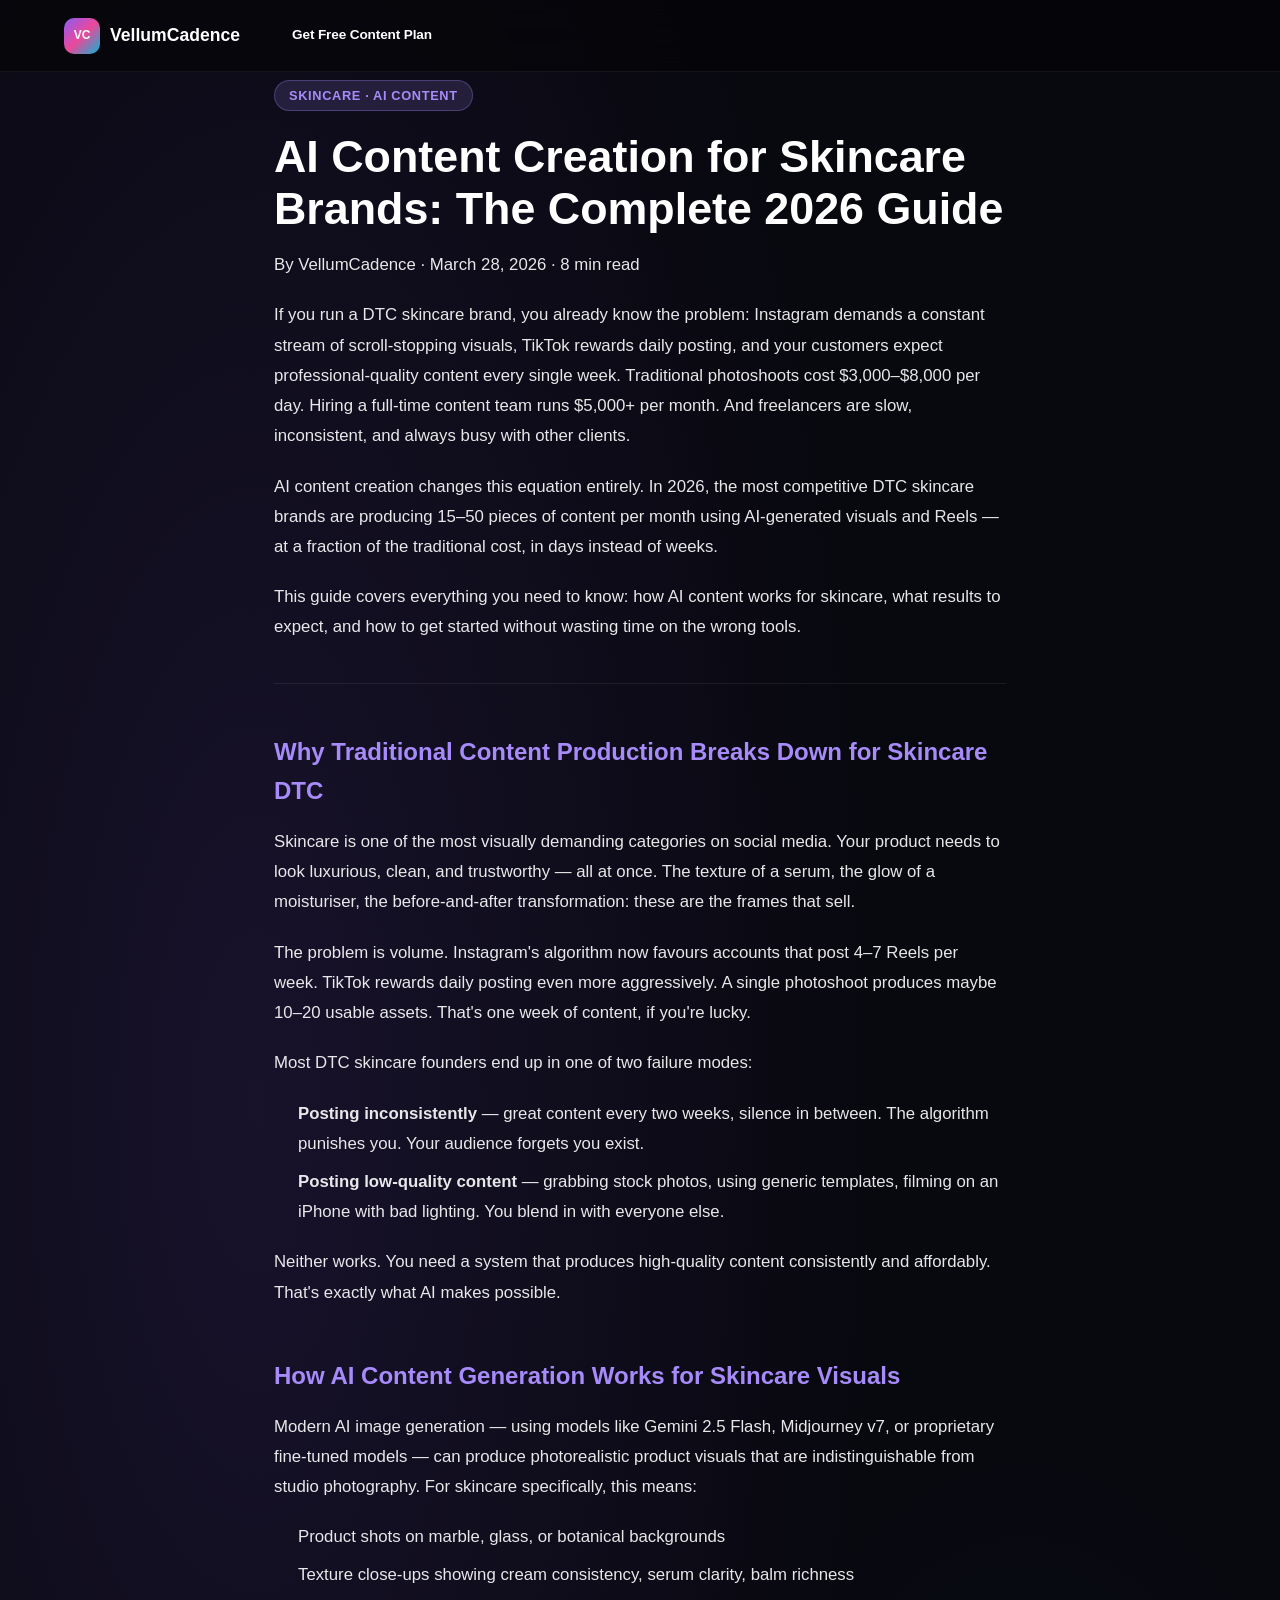
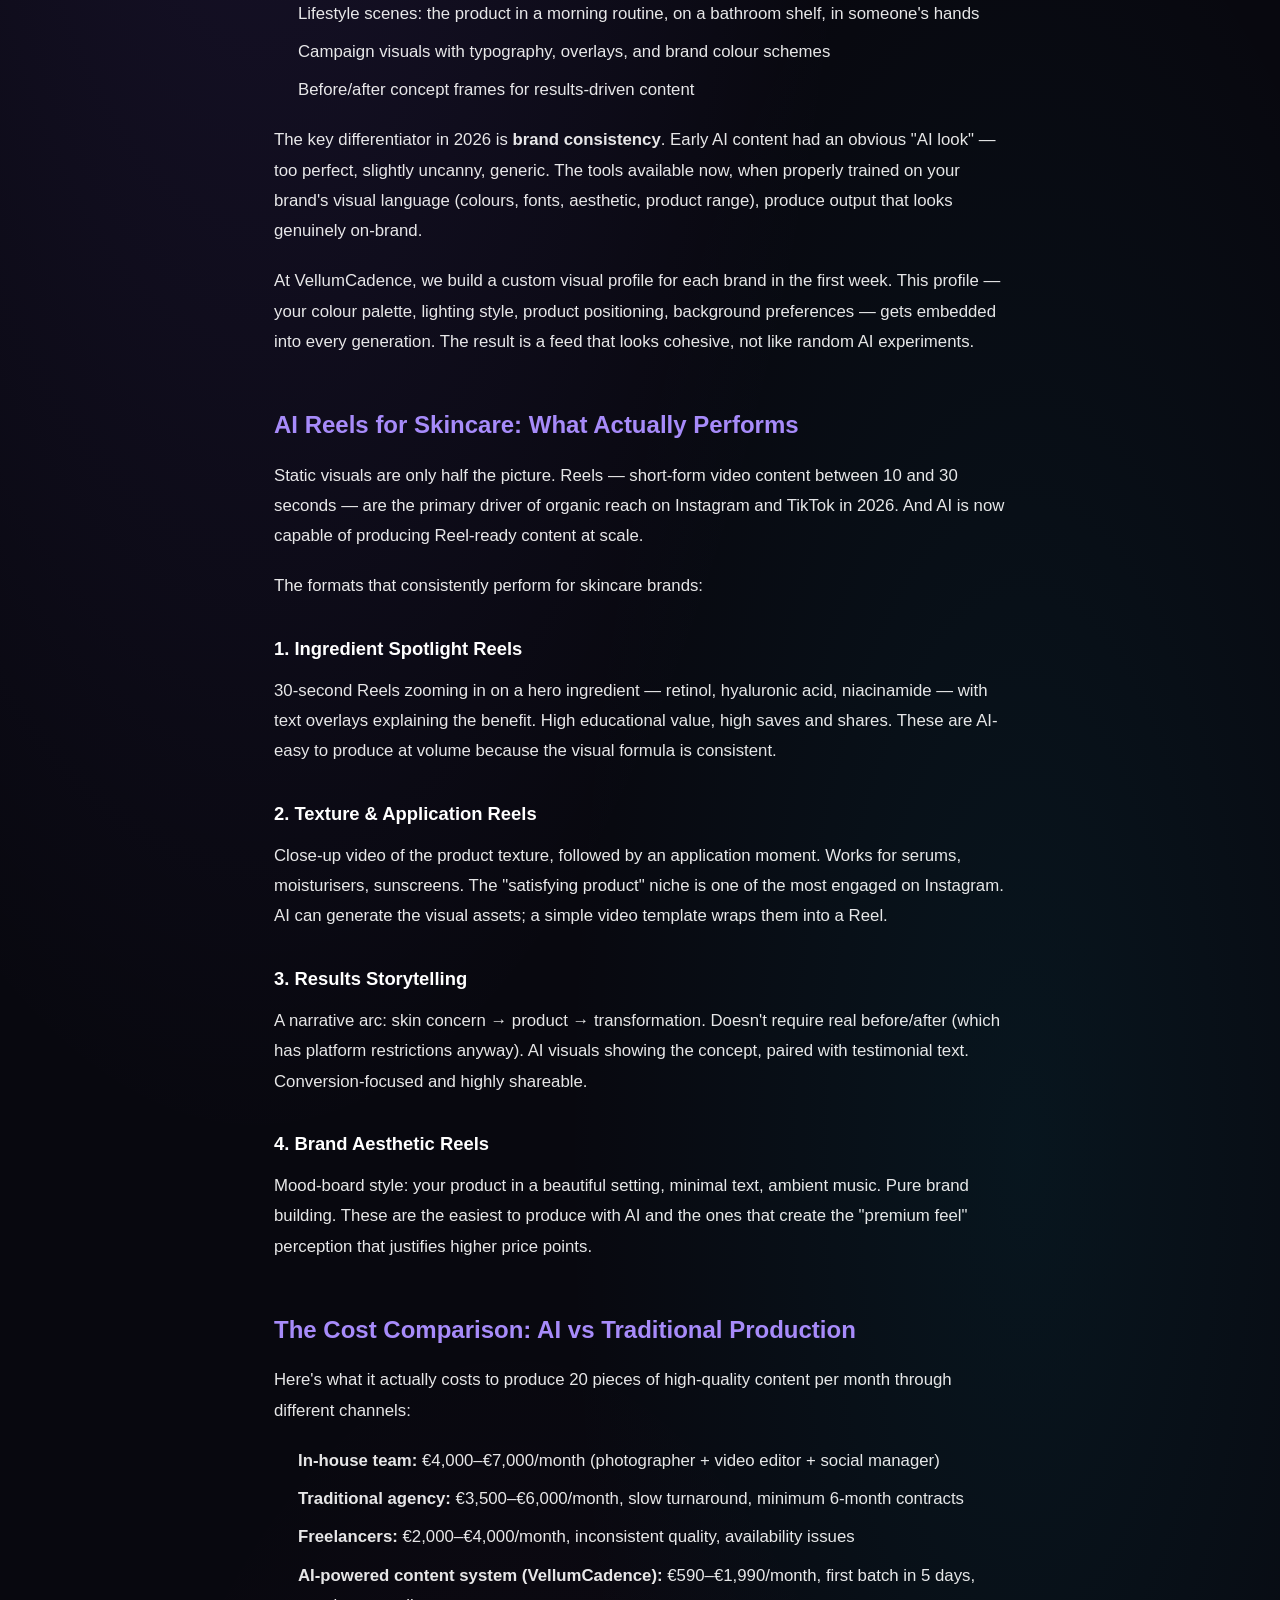
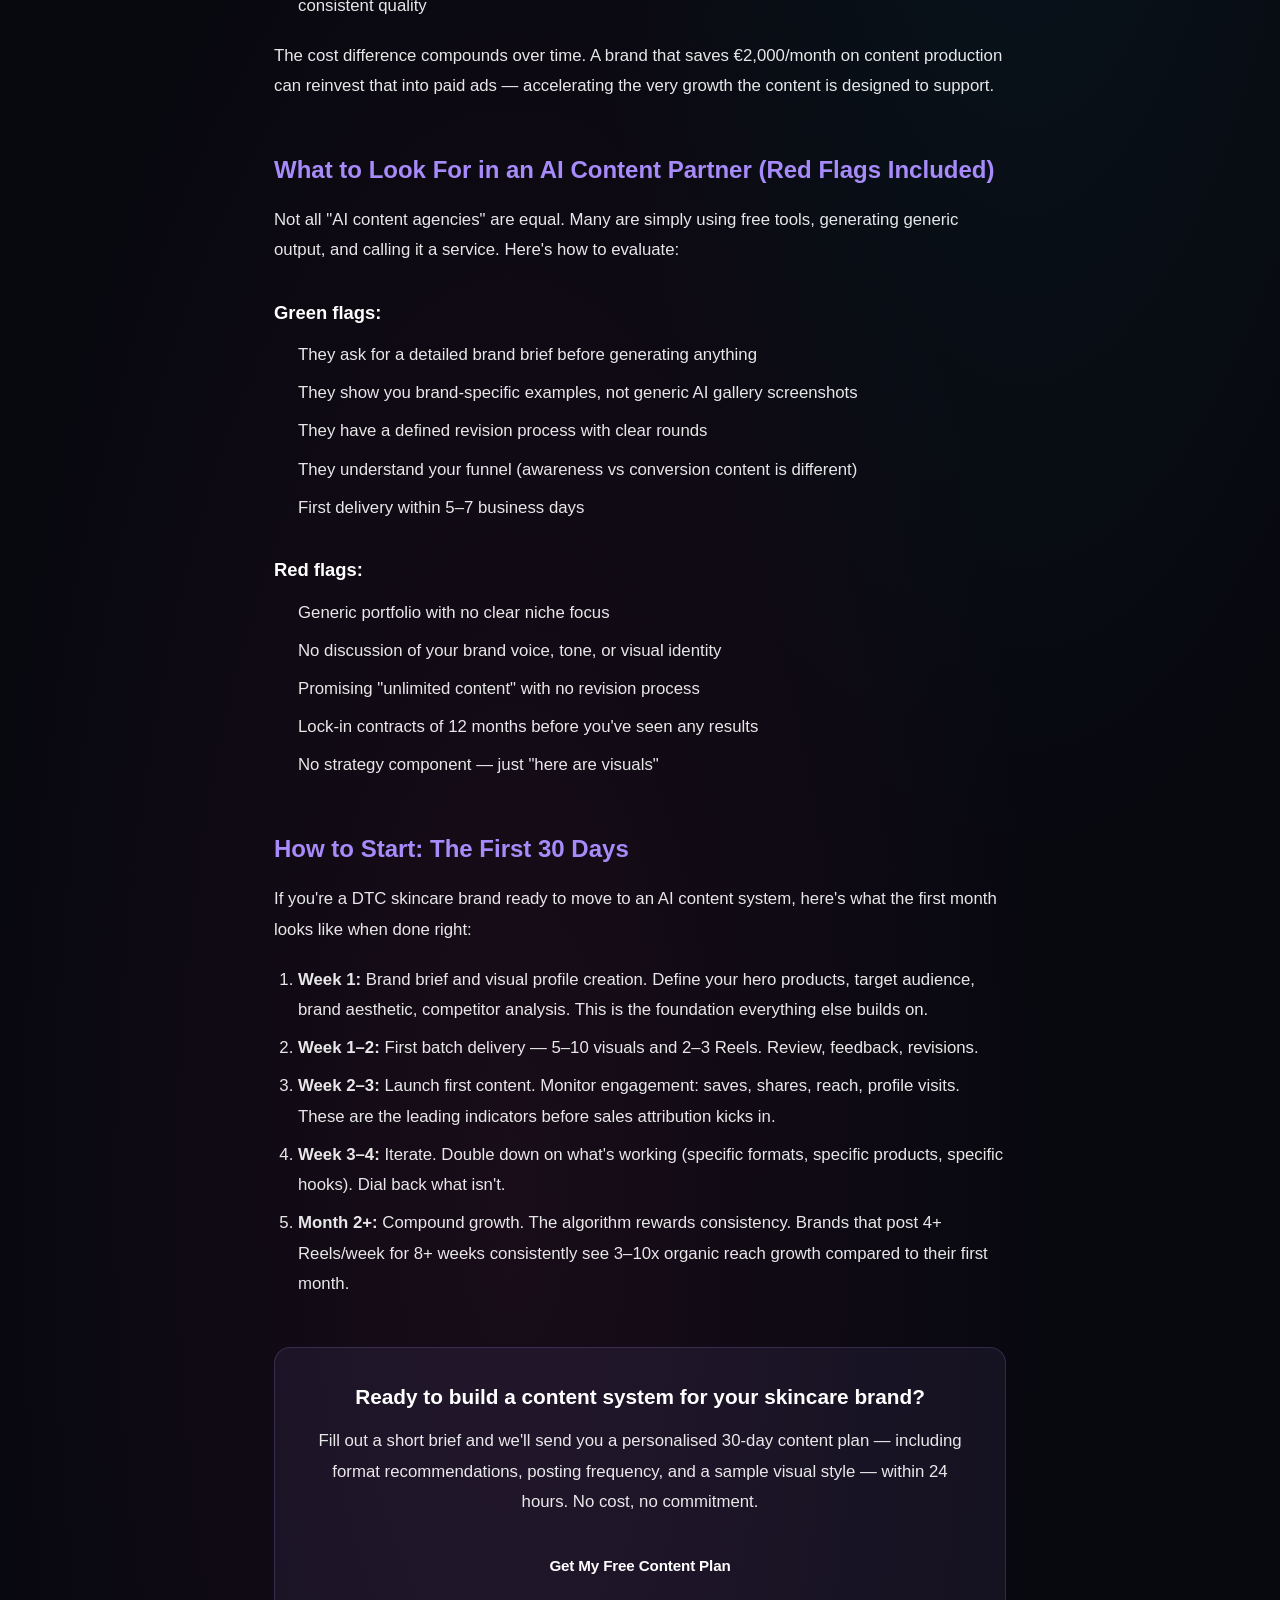
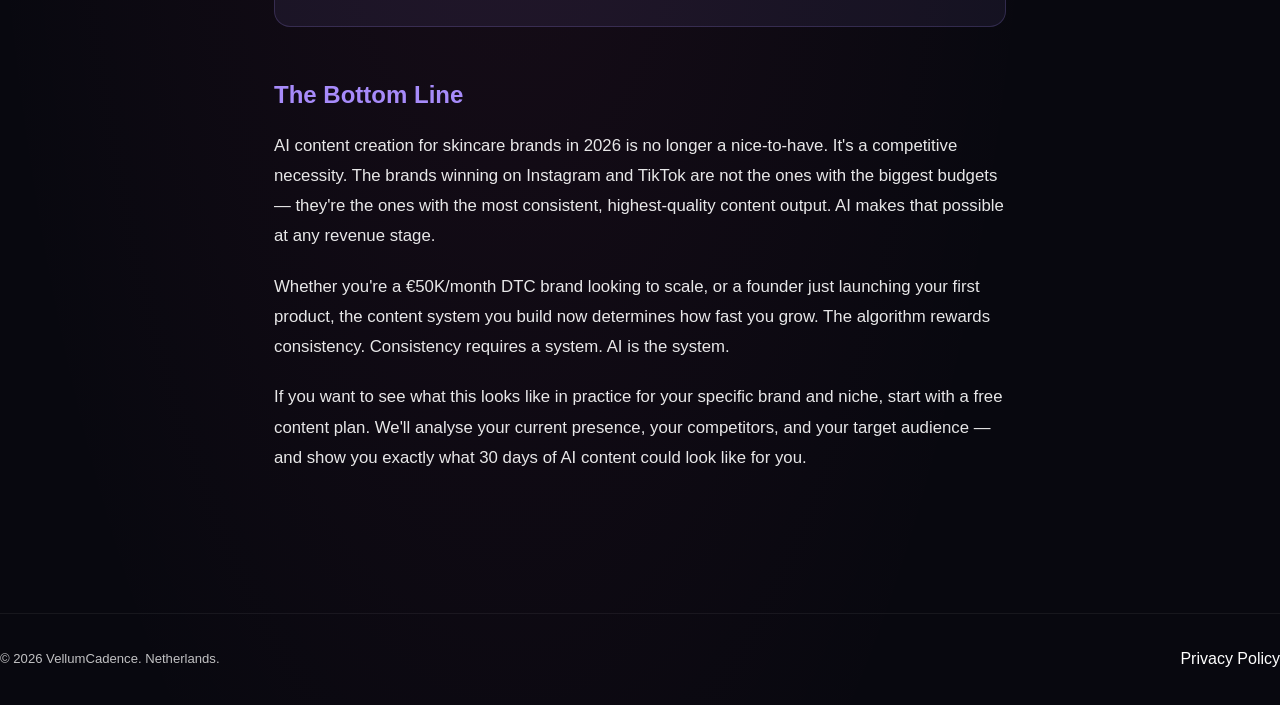
<file: blog/ai-content-for-skincare-brands.html>
<!DOCTYPE html>
<html lang="en">
<head>
  <meta charset="UTF-8">
  <meta name="viewport" content="width=device-width, initial-scale=1.0">
  <title>AI Content Creation for Skincare Brands: The Complete 2026 Guide | VellumCadence</title>
  <meta name="description" content="How DTC skincare brands use AI-generated Reels and product visuals to grow on Instagram and TikTok without expensive photoshoots. Practical guide with real examples.">
  <link rel="canonical" href="https://vellumcadence.com/blog/ai-content-for-skincare-brands">
  <link rel="stylesheet" href="/style.css">
  <script type="application/ld+json">
  {
    "@context": "https://schema.org",
    "@type": "Article",
    "headline": "AI Content Creation for Skincare Brands: The Complete 2026 Guide",
    "description": "How DTC skincare brands use AI-generated Reels and product visuals to grow on Instagram and TikTok without expensive photoshoots.",
    "author": { "@type": "Organization", "name": "VellumCadence" },
    "publisher": { "@type": "Organization", "name": "VellumCadence", "url": "https://vellumcadence.com" },
    "datePublished": "2026-03-28",
    "dateModified": "2026-03-28",
    "url": "https://vellumcadence.com/blog/ai-content-for-skincare-brands",
    "mainEntityOfPage": "https://vellumcadence.com/blog/ai-content-for-skincare-brands"
  }
  </script>
  <style>
    .blog-wrap { max-width: 780px; margin: 0 auto; padding: 80px 24px 120px; color: var(--text, #e8e8f0); }
    .blog-wrap h1 { font-size: clamp(2rem, 4vw, 2.8rem); font-weight: 800; line-height: 1.15; margin-bottom: 16px; }
    .blog-wrap h2 { font-size: 1.5rem; font-weight: 700; margin: 48px 0 16px; color: #a78bfa; }
    .blog-wrap h3 { font-size: 1.15rem; font-weight: 600; margin: 32px 0 12px; }
    .blog-wrap p { font-size: 1.05rem; line-height: 1.8; margin-bottom: 20px; opacity: 0.9; }
    .blog-wrap ul, .blog-wrap ol { padding-left: 24px; margin-bottom: 20px; }
    .blog-wrap li { font-size: 1.05rem; line-height: 1.8; margin-bottom: 8px; opacity: 0.9; }
    .blog-meta { font-size: 0.85rem; opacity: 0.5; margin-bottom: 48px; }
    .blog-tag { display: inline-block; background: rgba(167,139,250,0.15); color: #a78bfa; border: 1px solid rgba(167,139,250,0.3); border-radius: 20px; padding: 4px 14px; font-size: 0.8rem; font-weight: 600; letter-spacing: 0.05em; text-transform: uppercase; margin-bottom: 20px; }
    .blog-cta-box { background: rgba(167,139,250,0.08); border: 1px solid rgba(167,139,250,0.2); border-radius: 16px; padding: 32px; margin: 48px 0; text-align: center; }
    .blog-cta-box h3 { margin: 0 0 12px; font-size: 1.3rem; }
    .blog-cta-box p { margin-bottom: 20px; }
    .blog-divider { border: none; border-top: 1px solid rgba(255,255,255,0.07); margin: 40px 0; }
  </style>
</head>
<body>
<nav class="nav">
  <div class="nav-inner">
    <a href="/" class="nav-logo"><span class="logo-mark">VC</span><span class="logo-text">VellumCadence</span></a>
    <a href="/#cta" class="btn btn-primary" style="font-size:0.85rem;padding:8px 20px;">Get Free Content Plan</a>
  </div>
</nav>

<main class="blog-wrap">
  <span class="blog-tag">Skincare · AI Content</span>
  <h1>AI Content Creation for Skincare Brands: The Complete 2026 Guide</h1>
  <p class="blog-meta">By VellumCadence · March 28, 2026 · 8 min read</p>

  <p>If you run a DTC skincare brand, you already know the problem: Instagram demands a constant stream of scroll-stopping visuals, TikTok rewards daily posting, and your customers expect professional-quality content every single week. Traditional photoshoots cost $3,000–$8,000 per day. Hiring a full-time content team runs $5,000+ per month. And freelancers are slow, inconsistent, and always busy with other clients.</p>

  <p>AI content creation changes this equation entirely. In 2026, the most competitive DTC skincare brands are producing 15–50 pieces of content per month using AI-generated visuals and Reels — at a fraction of the traditional cost, in days instead of weeks.</p>

  <p>This guide covers everything you need to know: how AI content works for skincare, what results to expect, and how to get started without wasting time on the wrong tools.</p>

  <hr class="blog-divider">

  <h2>Why Traditional Content Production Breaks Down for Skincare DTC</h2>

  <p>Skincare is one of the most visually demanding categories on social media. Your product needs to look luxurious, clean, and trustworthy — all at once. The texture of a serum, the glow of a moisturiser, the before-and-after transformation: these are the frames that sell.</p>

  <p>The problem is volume. Instagram's algorithm now favours accounts that post 4–7 Reels per week. TikTok rewards daily posting even more aggressively. A single photoshoot produces maybe 10–20 usable assets. That's one week of content, if you're lucky.</p>

  <p>Most DTC skincare founders end up in one of two failure modes:</p>
  <ul>
    <li><strong>Posting inconsistently</strong> — great content every two weeks, silence in between. The algorithm punishes you. Your audience forgets you exist.</li>
    <li><strong>Posting low-quality content</strong> — grabbing stock photos, using generic templates, filming on an iPhone with bad lighting. You blend in with everyone else.</li>
  </ul>

  <p>Neither works. You need a system that produces high-quality content consistently and affordably. That's exactly what AI makes possible.</p>

  <h2>How AI Content Generation Works for Skincare Visuals</h2>

  <p>Modern AI image generation — using models like Gemini 2.5 Flash, Midjourney v7, or proprietary fine-tuned models — can produce photorealistic product visuals that are indistinguishable from studio photography. For skincare specifically, this means:</p>

  <ul>
    <li>Product shots on marble, glass, or botanical backgrounds</li>
    <li>Texture close-ups showing cream consistency, serum clarity, balm richness</li>
    <li>Lifestyle scenes: the product in a morning routine, on a bathroom shelf, in someone's hands</li>
    <li>Campaign visuals with typography, overlays, and brand colour schemes</li>
    <li>Before/after concept frames for results-driven content</li>
  </ul>

  <p>The key differentiator in 2026 is <strong>brand consistency</strong>. Early AI content had an obvious "AI look" — too perfect, slightly uncanny, generic. The tools available now, when properly trained on your brand's visual language (colours, fonts, aesthetic, product range), produce output that looks genuinely on-brand.</p>

  <p>At VellumCadence, we build a custom visual profile for each brand in the first week. This profile — your colour palette, lighting style, product positioning, background preferences — gets embedded into every generation. The result is a feed that looks cohesive, not like random AI experiments.</p>

  <h2>AI Reels for Skincare: What Actually Performs</h2>

  <p>Static visuals are only half the picture. Reels — short-form video content between 10 and 30 seconds — are the primary driver of organic reach on Instagram and TikTok in 2026. And AI is now capable of producing Reel-ready content at scale.</p>

  <p>The formats that consistently perform for skincare brands:</p>

  <h3>1. Ingredient Spotlight Reels</h3>
  <p>30-second Reels zooming in on a hero ingredient — retinol, hyaluronic acid, niacinamide — with text overlays explaining the benefit. High educational value, high saves and shares. These are AI-easy to produce at volume because the visual formula is consistent.</p>

  <h3>2. Texture & Application Reels</h3>
  <p>Close-up video of the product texture, followed by an application moment. Works for serums, moisturisers, sunscreens. The "satisfying product" niche is one of the most engaged on Instagram. AI can generate the visual assets; a simple video template wraps them into a Reel.</p>

  <h3>3. Results Storytelling</h3>
  <p>A narrative arc: skin concern → product → transformation. Doesn't require real before/after (which has platform restrictions anyway). AI visuals showing the concept, paired with testimonial text. Conversion-focused and highly shareable.</p>

  <h3>4. Brand Aesthetic Reels</h3>
  <p>Mood-board style: your product in a beautiful setting, minimal text, ambient music. Pure brand building. These are the easiest to produce with AI and the ones that create the "premium feel" perception that justifies higher price points.</p>

  <h2>The Cost Comparison: AI vs Traditional Production</h2>

  <p>Here's what it actually costs to produce 20 pieces of high-quality content per month through different channels:</p>

  <ul>
    <li><strong>In-house team:</strong> €4,000–€7,000/month (photographer + video editor + social manager)</li>
    <li><strong>Traditional agency:</strong> €3,500–€6,000/month, slow turnaround, minimum 6-month contracts</li>
    <li><strong>Freelancers:</strong> €2,000–€4,000/month, inconsistent quality, availability issues</li>
    <li><strong>AI-powered content system (VellumCadence):</strong> €590–€1,990/month, first batch in 5 days, consistent quality</li>
  </ul>

  <p>The cost difference compounds over time. A brand that saves €2,000/month on content production can reinvest that into paid ads — accelerating the very growth the content is designed to support.</p>

  <h2>What to Look For in an AI Content Partner (Red Flags Included)</h2>

  <p>Not all "AI content agencies" are equal. Many are simply using free tools, generating generic output, and calling it a service. Here's how to evaluate:</p>

  <h3>Green flags:</h3>
  <ul>
    <li>They ask for a detailed brand brief before generating anything</li>
    <li>They show you brand-specific examples, not generic AI gallery screenshots</li>
    <li>They have a defined revision process with clear rounds</li>
    <li>They understand your funnel (awareness vs conversion content is different)</li>
    <li>First delivery within 5–7 business days</li>
  </ul>

  <h3>Red flags:</h3>
  <ul>
    <li>Generic portfolio with no clear niche focus</li>
    <li>No discussion of your brand voice, tone, or visual identity</li>
    <li>Promising "unlimited content" with no revision process</li>
    <li>Lock-in contracts of 12 months before you've seen any results</li>
    <li>No strategy component — just "here are visuals"</li>
  </ul>

  <h2>How to Start: The First 30 Days</h2>

  <p>If you're a DTC skincare brand ready to move to an AI content system, here's what the first month looks like when done right:</p>

  <ol>
    <li><strong>Week 1:</strong> Brand brief and visual profile creation. Define your hero products, target audience, brand aesthetic, competitor analysis. This is the foundation everything else builds on.</li>
    <li><strong>Week 1–2:</strong> First batch delivery — 5–10 visuals and 2–3 Reels. Review, feedback, revisions.</li>
    <li><strong>Week 2–3:</strong> Launch first content. Monitor engagement: saves, shares, reach, profile visits. These are the leading indicators before sales attribution kicks in.</li>
    <li><strong>Week 3–4:</strong> Iterate. Double down on what's working (specific formats, specific products, specific hooks). Dial back what isn't.</li>
    <li><strong>Month 2+:</strong> Compound growth. The algorithm rewards consistency. Brands that post 4+ Reels/week for 8+ weeks consistently see 3–10x organic reach growth compared to their first month.</li>
  </ol>

  <div class="blog-cta-box">
    <h3>Ready to build a content system for your skincare brand?</h3>
    <p>Fill out a short brief and we'll send you a personalised 30-day content plan — including format recommendations, posting frequency, and a sample visual style — within 24 hours. No cost, no commitment.</p>
    <a href="/#cta" class="btn btn-primary">Get My Free Content Plan</a>
  </div>

  <h2>The Bottom Line</h2>

  <p>AI content creation for skincare brands in 2026 is no longer a nice-to-have. It's a competitive necessity. The brands winning on Instagram and TikTok are not the ones with the biggest budgets — they're the ones with the most consistent, highest-quality content output. AI makes that possible at any revenue stage.</p>

  <p>Whether you're a €50K/month DTC brand looking to scale, or a founder just launching your first product, the content system you build now determines how fast you grow. The algorithm rewards consistency. Consistency requires a system. AI is the system.</p>

  <p>If you want to see what this looks like in practice for your specific brand and niche, <a href="/#cta">start with a free content plan</a>. We'll analyse your current presence, your competitors, and your target audience — and show you exactly what 30 days of AI content could look like for you.</p>
</main>

<footer class="footer">
  <div class="footer-inner">
    <span class="footer-copy">© 2026 VellumCadence. Netherlands.</span>
    <a href="/privacy" class="footer-link">Privacy Policy</a>
  </div>
</footer>
</body>
</html>
</file>
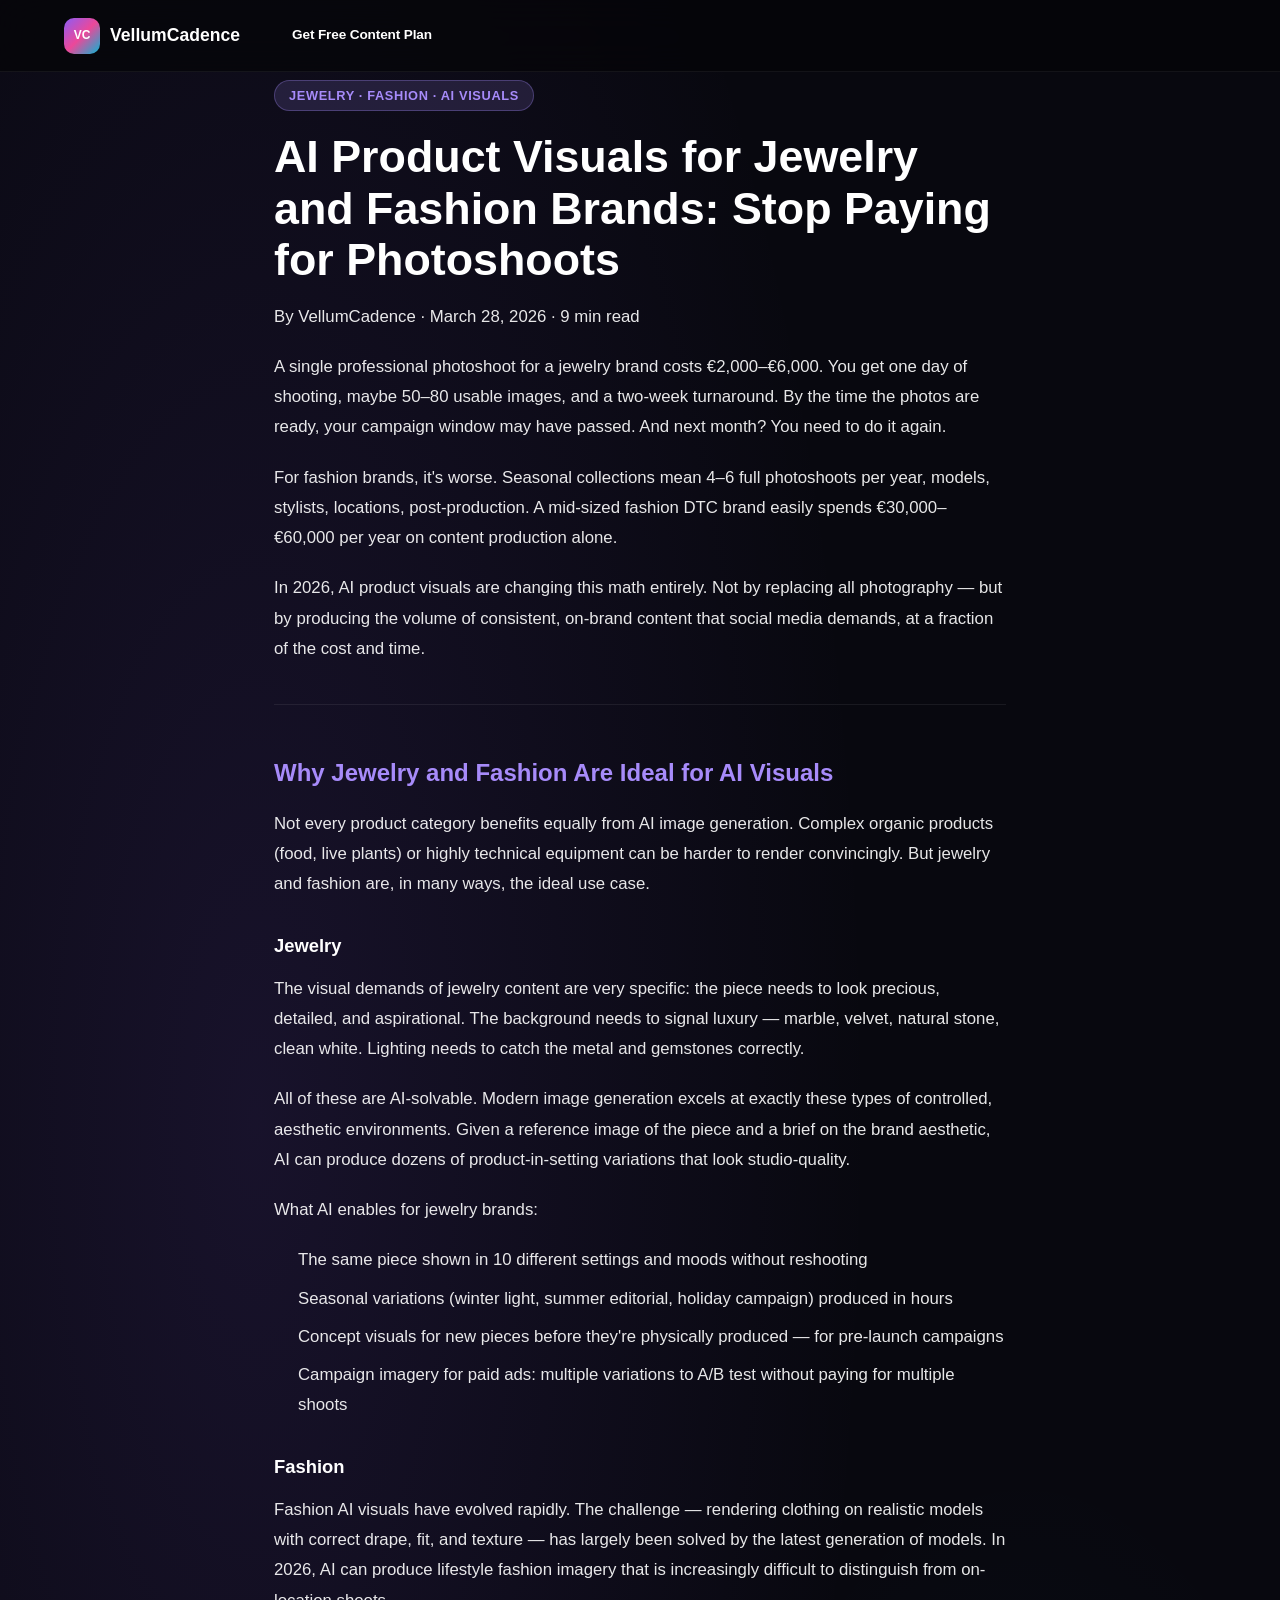
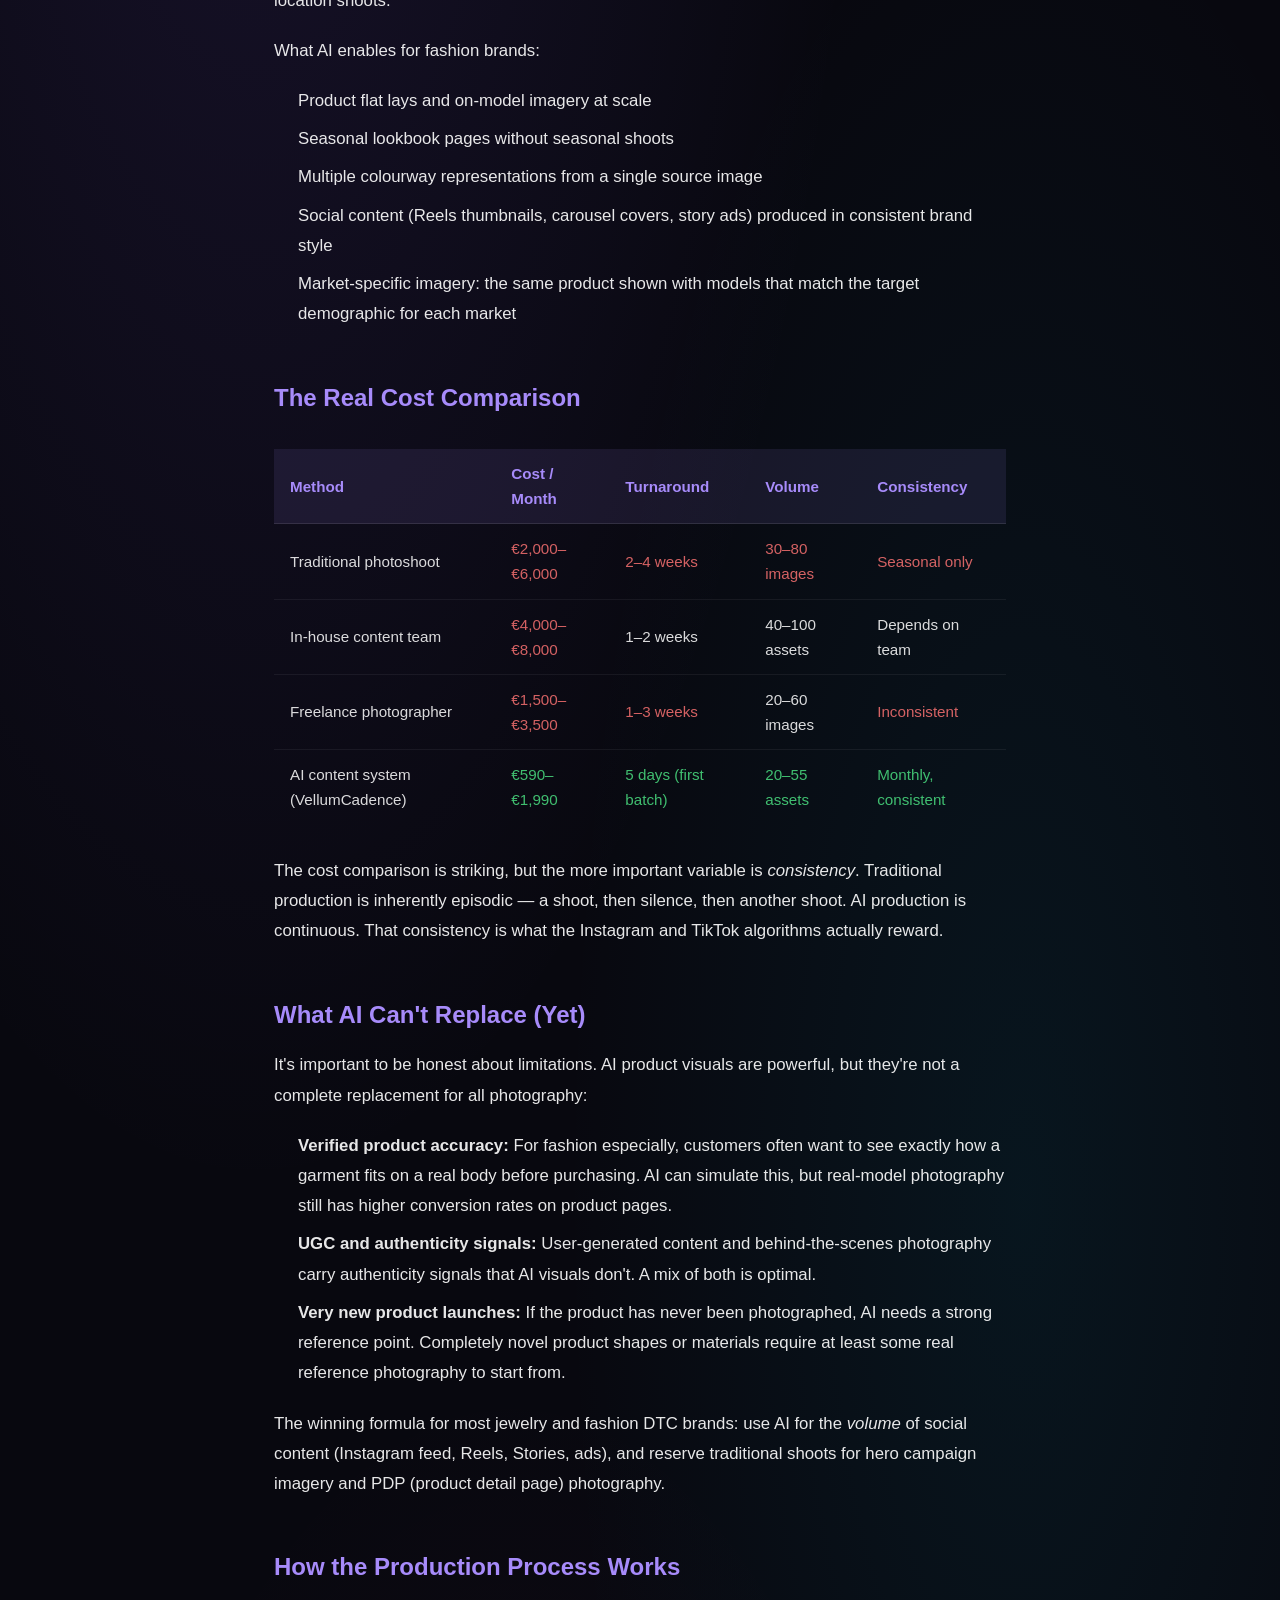
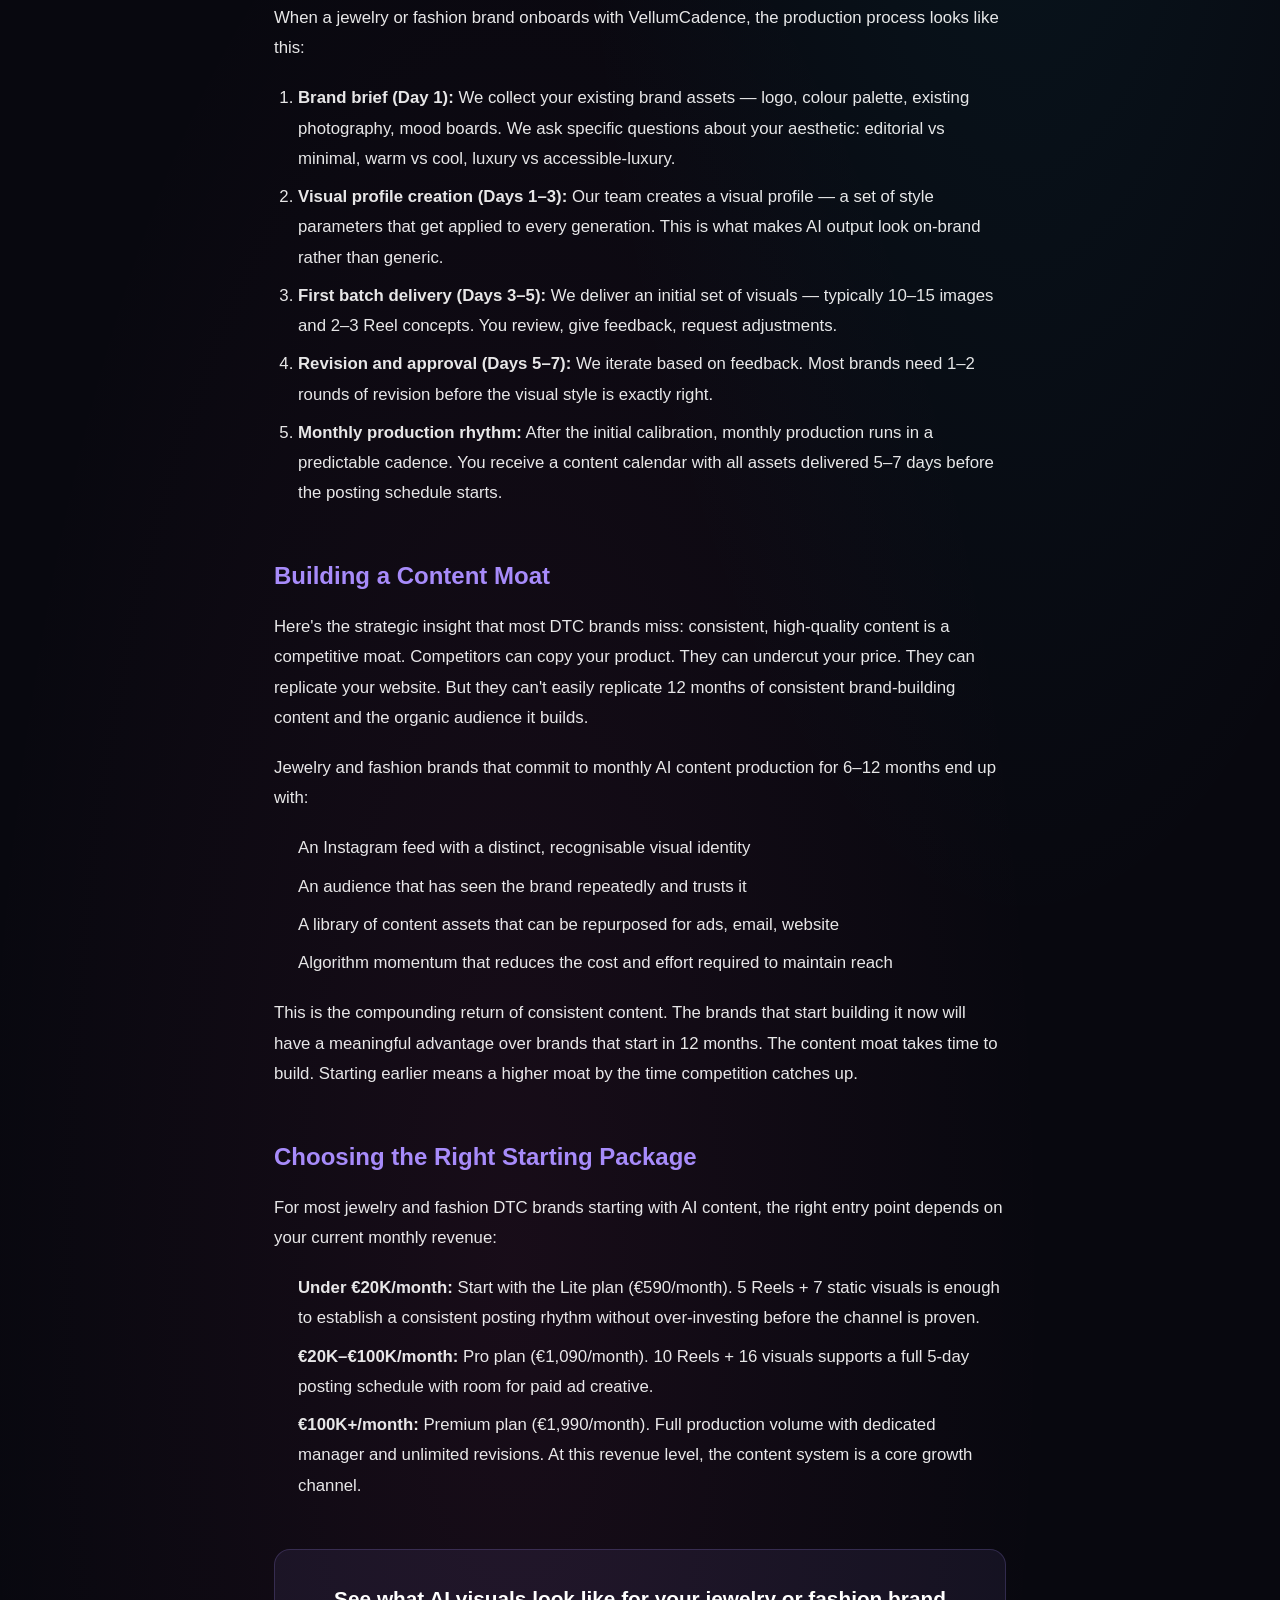
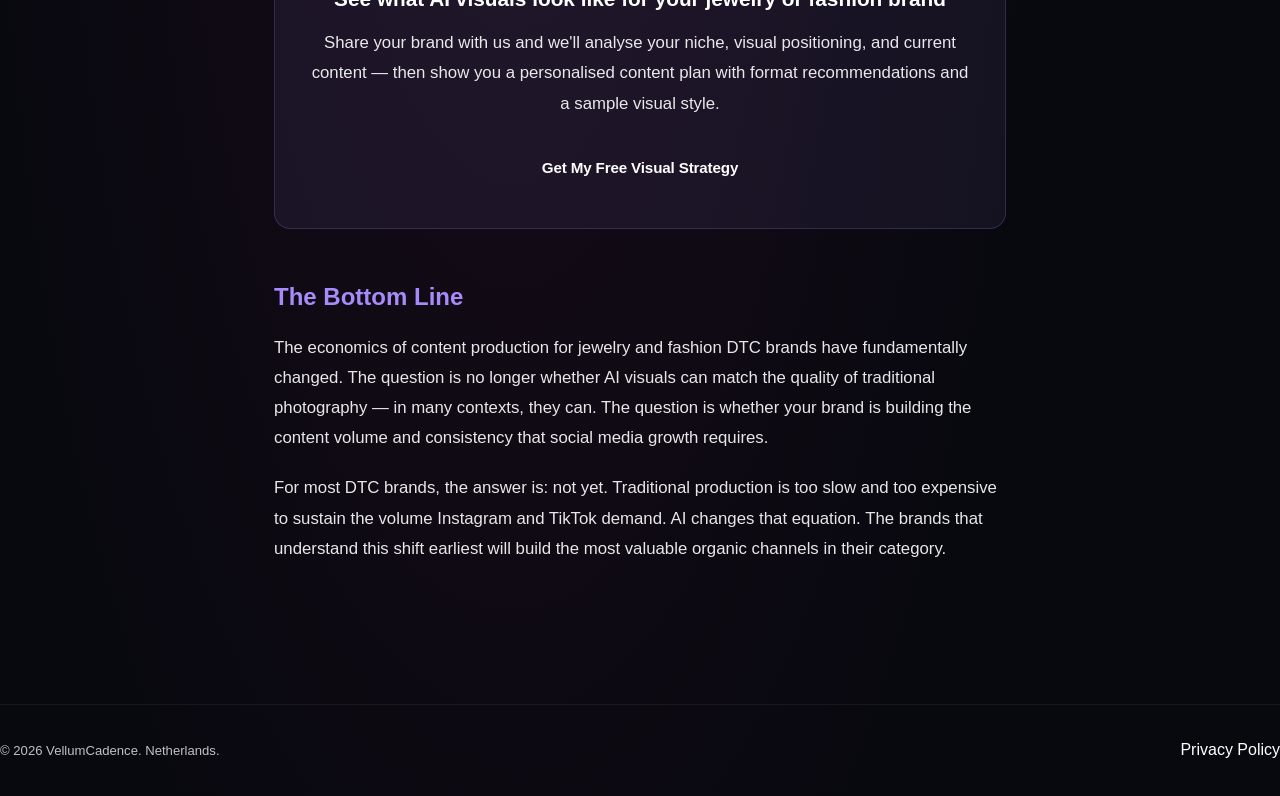
<file: blog/ai-product-visuals-jewelry-fashion.html>
<!DOCTYPE html>
<html lang="en">
<head>
  <meta charset="UTF-8">
  <meta name="viewport" content="width=device-width, initial-scale=1.0">
  <title>AI Product Visuals for Jewelry and Fashion Brands: Stop Paying for Photoshoots | VellumCadence</title>
  <meta name="description" content="How jewelry and fashion DTC brands are replacing expensive photoshoots with AI-generated product visuals. Real results, realistic costs, practical guide.">
  <link rel="canonical" href="https://vellumcadence.com/blog/ai-product-visuals-jewelry-fashion">
  <link rel="stylesheet" href="/style.css">
  <script type="application/ld+json">
  {
    "@context": "https://schema.org",
    "@type": "Article",
    "headline": "AI Product Visuals for Jewelry and Fashion Brands: Stop Paying for Photoshoots",
    "description": "How jewelry and fashion DTC brands are replacing expensive photoshoots with AI-generated product visuals.",
    "author": { "@type": "Organization", "name": "VellumCadence" },
    "publisher": { "@type": "Organization", "name": "VellumCadence", "url": "https://vellumcadence.com" },
    "datePublished": "2026-03-28",
    "dateModified": "2026-03-28",
    "url": "https://vellumcadence.com/blog/ai-product-visuals-jewelry-fashion"
  }
  </script>
  <style>
    .blog-wrap { max-width: 780px; margin: 0 auto; padding: 80px 24px 120px; color: var(--text, #e8e8f0); }
    .blog-wrap h1 { font-size: clamp(2rem, 4vw, 2.8rem); font-weight: 800; line-height: 1.15; margin-bottom: 16px; }
    .blog-wrap h2 { font-size: 1.5rem; font-weight: 700; margin: 48px 0 16px; color: #a78bfa; }
    .blog-wrap h3 { font-size: 1.15rem; font-weight: 600; margin: 32px 0 12px; }
    .blog-wrap p { font-size: 1.05rem; line-height: 1.8; margin-bottom: 20px; opacity: 0.9; }
    .blog-wrap ul, .blog-wrap ol { padding-left: 24px; margin-bottom: 20px; }
    .blog-wrap li { font-size: 1.05rem; line-height: 1.8; margin-bottom: 8px; opacity: 0.9; }
    .blog-meta { font-size: 0.85rem; opacity: 0.5; margin-bottom: 48px; }
    .blog-tag { display: inline-block; background: rgba(167,139,250,0.15); color: #a78bfa; border: 1px solid rgba(167,139,250,0.3); border-radius: 20px; padding: 4px 14px; font-size: 0.8rem; font-weight: 600; letter-spacing: 0.05em; text-transform: uppercase; margin-bottom: 20px; }
    .blog-cta-box { background: rgba(167,139,250,0.08); border: 1px solid rgba(167,139,250,0.2); border-radius: 16px; padding: 32px; margin: 48px 0; text-align: center; }
    .blog-cta-box h3 { margin: 0 0 12px; font-size: 1.3rem; }
    .blog-cta-box p { margin-bottom: 20px; }
    .blog-divider { border: none; border-top: 1px solid rgba(255,255,255,0.07); margin: 40px 0; }
    .compare-table { width: 100%; border-collapse: collapse; margin: 32px 0; font-size: 0.95rem; }
    .compare-table th { text-align: left; padding: 12px 16px; background: rgba(167,139,250,0.1); color: #a78bfa; font-weight: 600; border-bottom: 1px solid rgba(255,255,255,0.1); }
    .compare-table td { padding: 12px 16px; border-bottom: 1px solid rgba(255,255,255,0.06); opacity: 0.85; }
    .compare-table tr:last-child td { border-bottom: none; }
    .compare-table .good { color: #4ade80; }
    .compare-table .bad { color: #f87171; }
  </style>
</head>
<body>
<nav class="nav">
  <div class="nav-inner">
    <a href="/" class="nav-logo"><span class="logo-mark">VC</span><span class="logo-text">VellumCadence</span></a>
    <a href="/#cta" class="btn btn-primary" style="font-size:0.85rem;padding:8px 20px;">Get Free Content Plan</a>
  </div>
</nav>

<main class="blog-wrap">
  <span class="blog-tag">Jewelry · Fashion · AI Visuals</span>
  <h1>AI Product Visuals for Jewelry and Fashion Brands: Stop Paying for Photoshoots</h1>
  <p class="blog-meta">By VellumCadence · March 28, 2026 · 9 min read</p>

  <p>A single professional photoshoot for a jewelry brand costs €2,000–€6,000. You get one day of shooting, maybe 50–80 usable images, and a two-week turnaround. By the time the photos are ready, your campaign window may have passed. And next month? You need to do it again.</p>

  <p>For fashion brands, it's worse. Seasonal collections mean 4–6 full photoshoots per year, models, stylists, locations, post-production. A mid-sized fashion DTC brand easily spends €30,000–€60,000 per year on content production alone.</p>

  <p>In 2026, AI product visuals are changing this math entirely. Not by replacing all photography — but by producing the volume of consistent, on-brand content that social media demands, at a fraction of the cost and time.</p>

  <hr class="blog-divider">

  <h2>Why Jewelry and Fashion Are Ideal for AI Visuals</h2>

  <p>Not every product category benefits equally from AI image generation. Complex organic products (food, live plants) or highly technical equipment can be harder to render convincingly. But jewelry and fashion are, in many ways, the ideal use case.</p>

  <h3>Jewelry</h3>
  <p>The visual demands of jewelry content are very specific: the piece needs to look precious, detailed, and aspirational. The background needs to signal luxury — marble, velvet, natural stone, clean white. Lighting needs to catch the metal and gemstones correctly.</p>

  <p>All of these are AI-solvable. Modern image generation excels at exactly these types of controlled, aesthetic environments. Given a reference image of the piece and a brief on the brand aesthetic, AI can produce dozens of product-in-setting variations that look studio-quality.</p>

  <p>What AI enables for jewelry brands:</p>
  <ul>
    <li>The same piece shown in 10 different settings and moods without reshooting</li>
    <li>Seasonal variations (winter light, summer editorial, holiday campaign) produced in hours</li>
    <li>Concept visuals for new pieces before they're physically produced — for pre-launch campaigns</li>
    <li>Campaign imagery for paid ads: multiple variations to A/B test without paying for multiple shoots</li>
  </ul>

  <h3>Fashion</h3>
  <p>Fashion AI visuals have evolved rapidly. The challenge — rendering clothing on realistic models with correct drape, fit, and texture — has largely been solved by the latest generation of models. In 2026, AI can produce lifestyle fashion imagery that is increasingly difficult to distinguish from on-location shoots.</p>

  <p>What AI enables for fashion brands:</p>
  <ul>
    <li>Product flat lays and on-model imagery at scale</li>
    <li>Seasonal lookbook pages without seasonal shoots</li>
    <li>Multiple colourway representations from a single source image</li>
    <li>Social content (Reels thumbnails, carousel covers, story ads) produced in consistent brand style</li>
    <li>Market-specific imagery: the same product shown with models that match the target demographic for each market</li>
  </ul>

  <h2>The Real Cost Comparison</h2>

  <table class="compare-table">
    <thead>
      <tr>
        <th>Method</th>
        <th>Cost / Month</th>
        <th>Turnaround</th>
        <th>Volume</th>
        <th>Consistency</th>
      </tr>
    </thead>
    <tbody>
      <tr>
        <td>Traditional photoshoot</td>
        <td class="bad">€2,000–€6,000</td>
        <td class="bad">2–4 weeks</td>
        <td class="bad">30–80 images</td>
        <td class="bad">Seasonal only</td>
      </tr>
      <tr>
        <td>In-house content team</td>
        <td class="bad">€4,000–€8,000</td>
        <td>1–2 weeks</td>
        <td>40–100 assets</td>
        <td>Depends on team</td>
      </tr>
      <tr>
        <td>Freelance photographer</td>
        <td class="bad">€1,500–€3,500</td>
        <td class="bad">1–3 weeks</td>
        <td>20–60 images</td>
        <td class="bad">Inconsistent</td>
      </tr>
      <tr>
        <td>AI content system (VellumCadence)</td>
        <td class="good">€590–€1,990</td>
        <td class="good">5 days (first batch)</td>
        <td class="good">20–55 assets</td>
        <td class="good">Monthly, consistent</td>
      </tr>
    </tbody>
  </table>

  <p>The cost comparison is striking, but the more important variable is <em>consistency</em>. Traditional production is inherently episodic — a shoot, then silence, then another shoot. AI production is continuous. That consistency is what the Instagram and TikTok algorithms actually reward.</p>

  <h2>What AI Can't Replace (Yet)</h2>

  <p>It's important to be honest about limitations. AI product visuals are powerful, but they're not a complete replacement for all photography:</p>

  <ul>
    <li><strong>Verified product accuracy:</strong> For fashion especially, customers often want to see exactly how a garment fits on a real body before purchasing. AI can simulate this, but real-model photography still has higher conversion rates on product pages.</li>
    <li><strong>UGC and authenticity signals:</strong> User-generated content and behind-the-scenes photography carry authenticity signals that AI visuals don't. A mix of both is optimal.</li>
    <li><strong>Very new product launches:</strong> If the product has never been photographed, AI needs a strong reference point. Completely novel product shapes or materials require at least some real reference photography to start from.</li>
  </ul>

  <p>The winning formula for most jewelry and fashion DTC brands: use AI for the <em>volume</em> of social content (Instagram feed, Reels, Stories, ads), and reserve traditional shoots for hero campaign imagery and PDP (product detail page) photography.</p>

  <h2>How the Production Process Works</h2>

  <p>When a jewelry or fashion brand onboards with VellumCadence, the production process looks like this:</p>

  <ol>
    <li><strong>Brand brief (Day 1):</strong> We collect your existing brand assets — logo, colour palette, existing photography, mood boards. We ask specific questions about your aesthetic: editorial vs minimal, warm vs cool, luxury vs accessible-luxury.</li>
    <li><strong>Visual profile creation (Days 1–3):</strong> Our team creates a visual profile — a set of style parameters that get applied to every generation. This is what makes AI output look on-brand rather than generic.</li>
    <li><strong>First batch delivery (Days 3–5):</strong> We deliver an initial set of visuals — typically 10–15 images and 2–3 Reel concepts. You review, give feedback, request adjustments.</li>
    <li><strong>Revision and approval (Days 5–7):</strong> We iterate based on feedback. Most brands need 1–2 rounds of revision before the visual style is exactly right.</li>
    <li><strong>Monthly production rhythm:</strong> After the initial calibration, monthly production runs in a predictable cadence. You receive a content calendar with all assets delivered 5–7 days before the posting schedule starts.</li>
  </ol>

  <h2>Building a Content Moat</h2>

  <p>Here's the strategic insight that most DTC brands miss: consistent, high-quality content is a competitive moat. Competitors can copy your product. They can undercut your price. They can replicate your website. But they can't easily replicate 12 months of consistent brand-building content and the organic audience it builds.</p>

  <p>Jewelry and fashion brands that commit to monthly AI content production for 6–12 months end up with:</p>

  <ul>
    <li>An Instagram feed with a distinct, recognisable visual identity</li>
    <li>An audience that has seen the brand repeatedly and trusts it</li>
    <li>A library of content assets that can be repurposed for ads, email, website</li>
    <li>Algorithm momentum that reduces the cost and effort required to maintain reach</li>
  </ul>

  <p>This is the compounding return of consistent content. The brands that start building it now will have a meaningful advantage over brands that start in 12 months. The content moat takes time to build. Starting earlier means a higher moat by the time competition catches up.</p>

  <h2>Choosing the Right Starting Package</h2>

  <p>For most jewelry and fashion DTC brands starting with AI content, the right entry point depends on your current monthly revenue:</p>

  <ul>
    <li><strong>Under €20K/month:</strong> Start with the Lite plan (€590/month). 5 Reels + 7 static visuals is enough to establish a consistent posting rhythm without over-investing before the channel is proven.</li>
    <li><strong>€20K–€100K/month:</strong> Pro plan (€1,090/month). 10 Reels + 16 visuals supports a full 5-day posting schedule with room for paid ad creative.</li>
    <li><strong>€100K+/month:</strong> Premium plan (€1,990/month). Full production volume with dedicated manager and unlimited revisions. At this revenue level, the content system is a core growth channel.</li>
  </ul>

  <div class="blog-cta-box">
    <h3>See what AI visuals look like for your jewelry or fashion brand</h3>
    <p>Share your brand with us and we'll analyse your niche, visual positioning, and current content — then show you a personalised content plan with format recommendations and a sample visual style.</p>
    <a href="/#cta" class="btn btn-primary">Get My Free Visual Strategy</a>
  </div>

  <h2>The Bottom Line</h2>

  <p>The economics of content production for jewelry and fashion DTC brands have fundamentally changed. The question is no longer whether AI visuals can match the quality of traditional photography — in many contexts, they can. The question is whether your brand is building the content volume and consistency that social media growth requires.</p>

  <p>For most DTC brands, the answer is: not yet. Traditional production is too slow and too expensive to sustain the volume Instagram and TikTok demand. AI changes that equation. The brands that understand this shift earliest will build the most valuable organic channels in their category.</p>
</main>

<footer class="footer">
  <div class="footer-inner">
    <span class="footer-copy">© 2026 VellumCadence. Netherlands.</span>
    <a href="/privacy" class="footer-link">Privacy Policy</a>
  </div>
</footer>
</body>
</html>
</file>
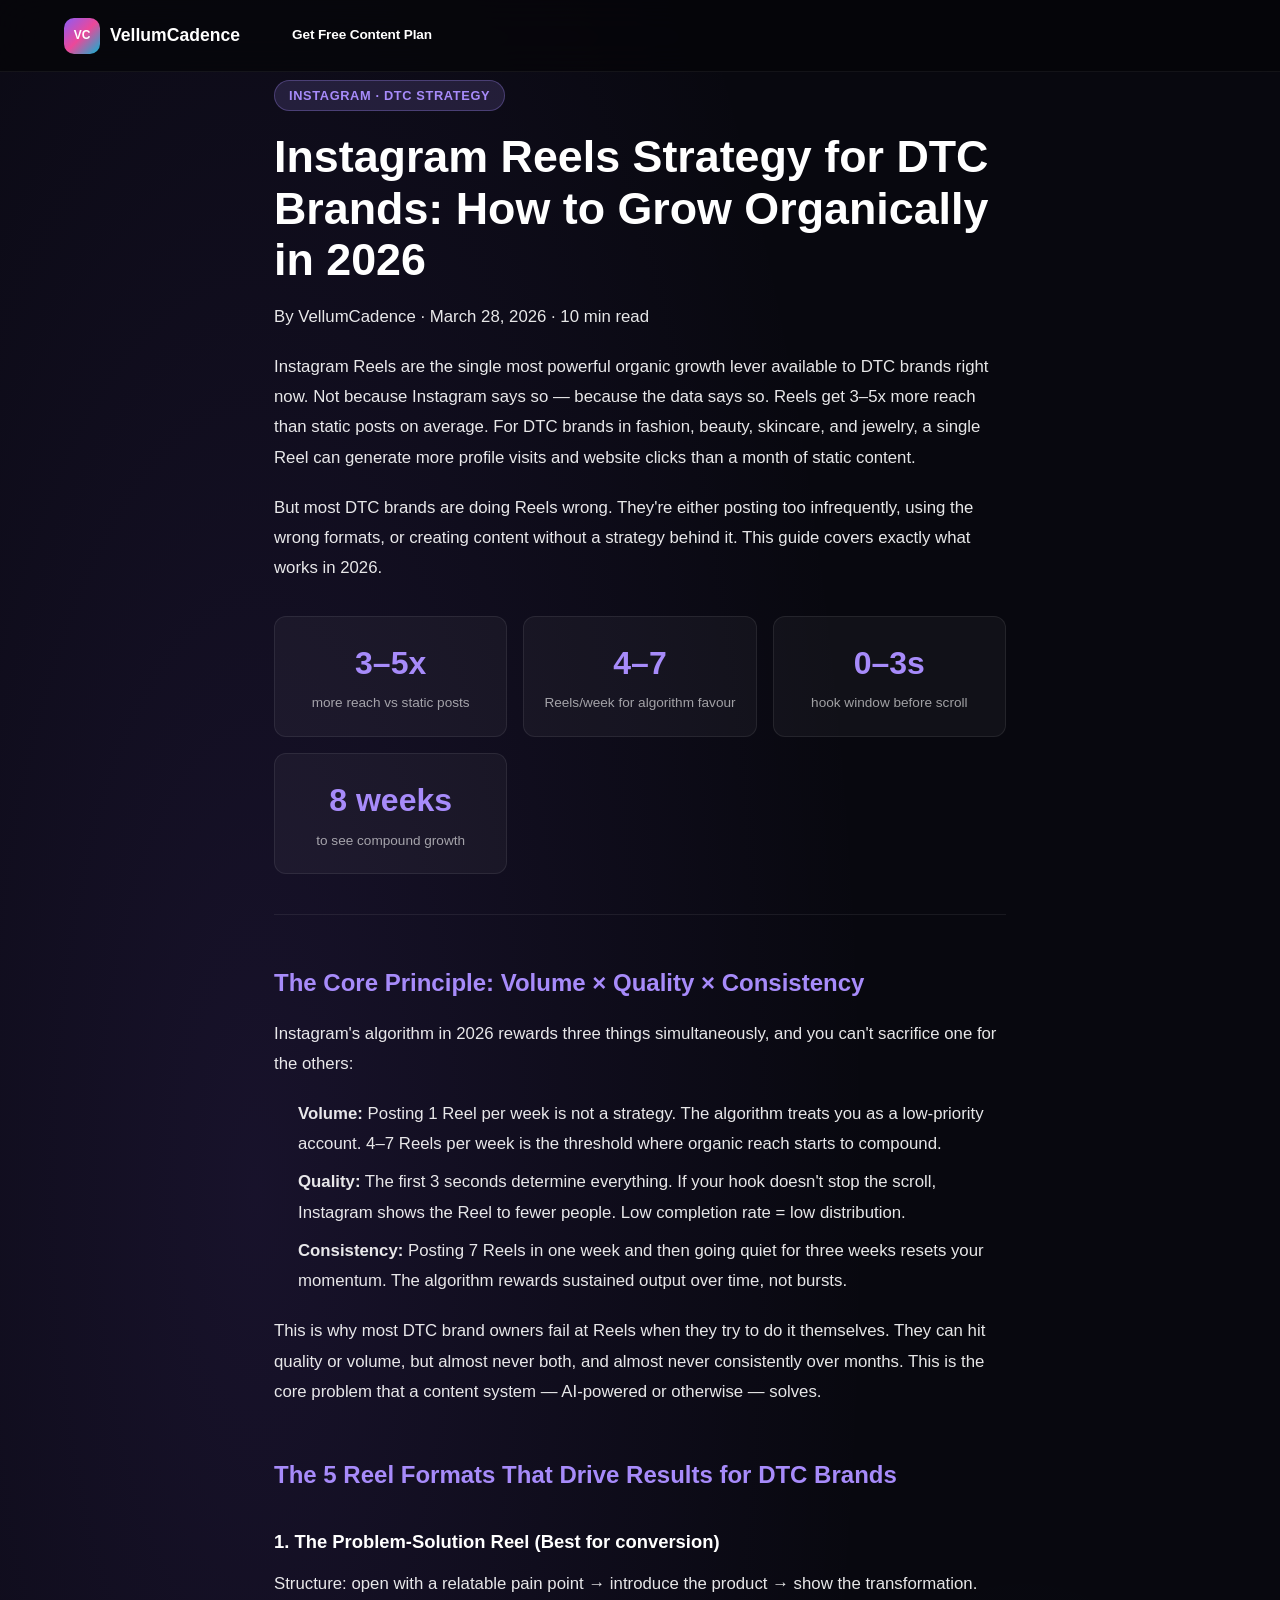
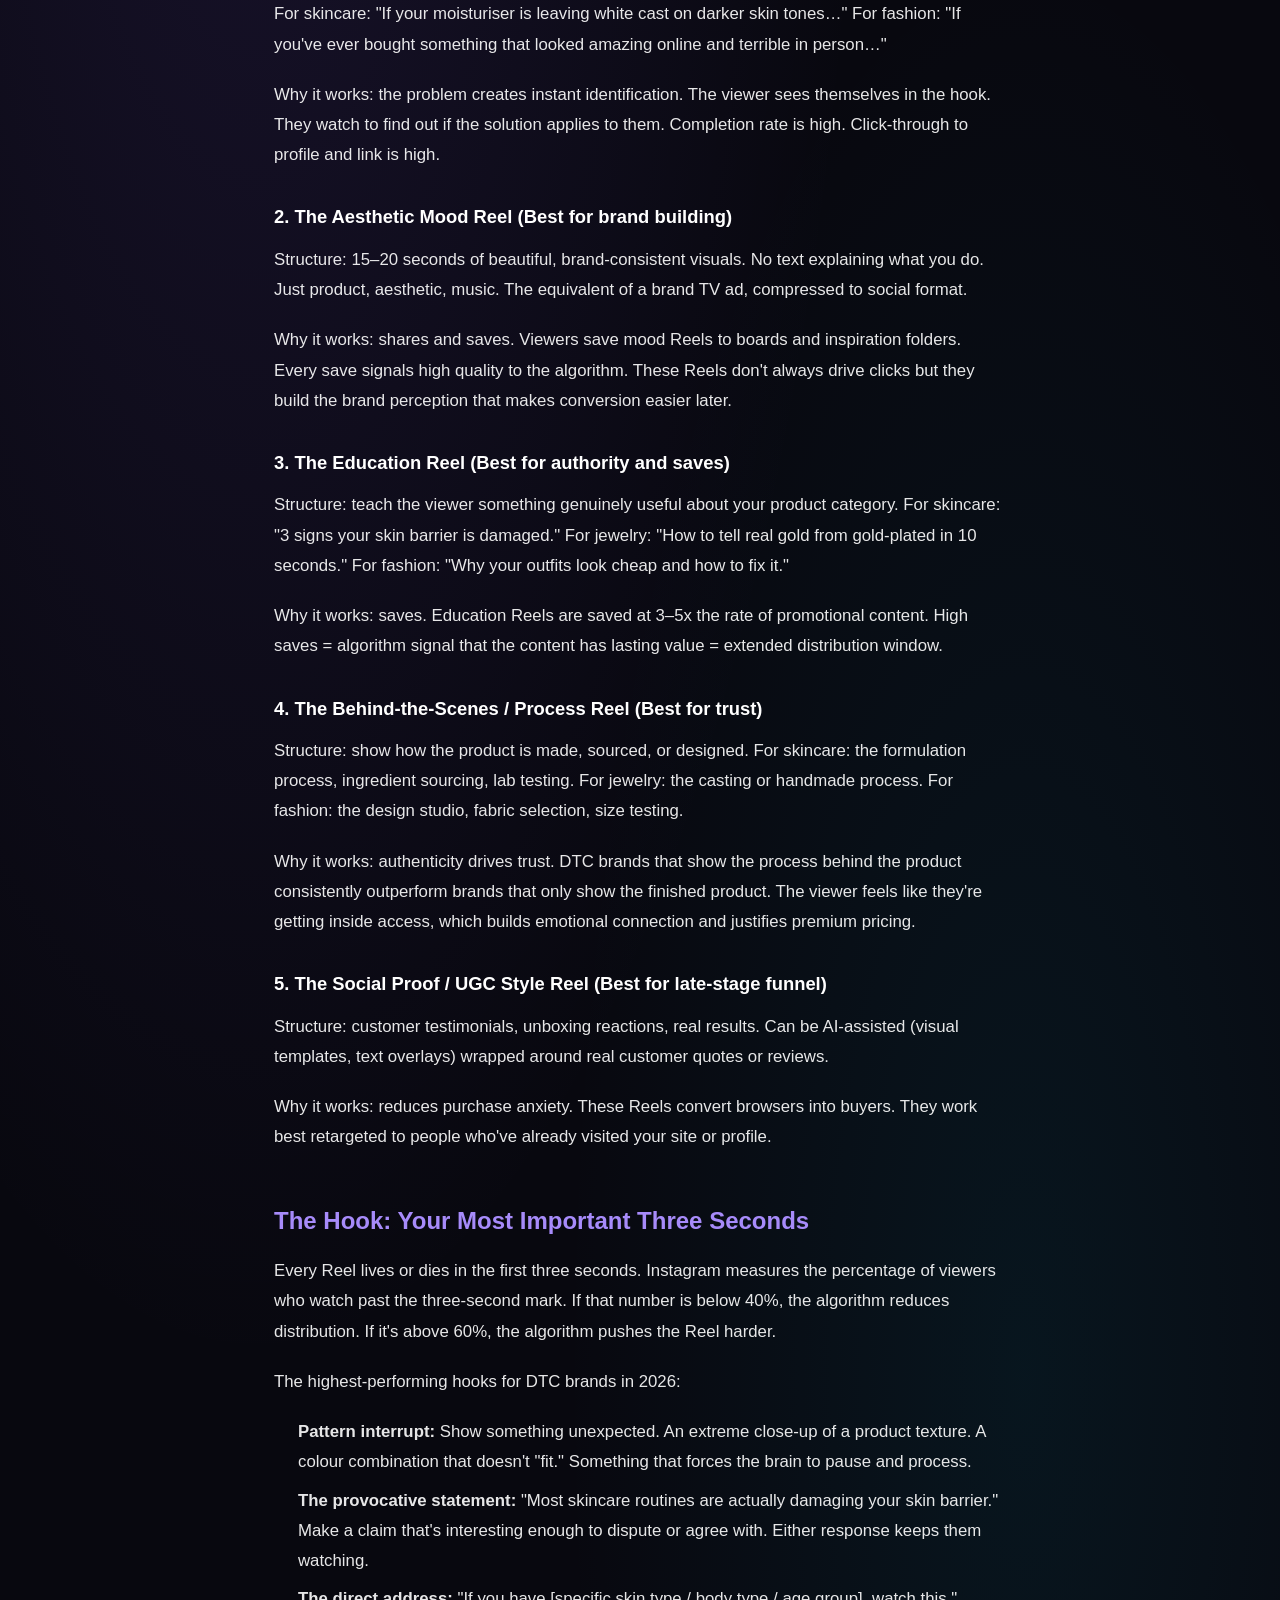
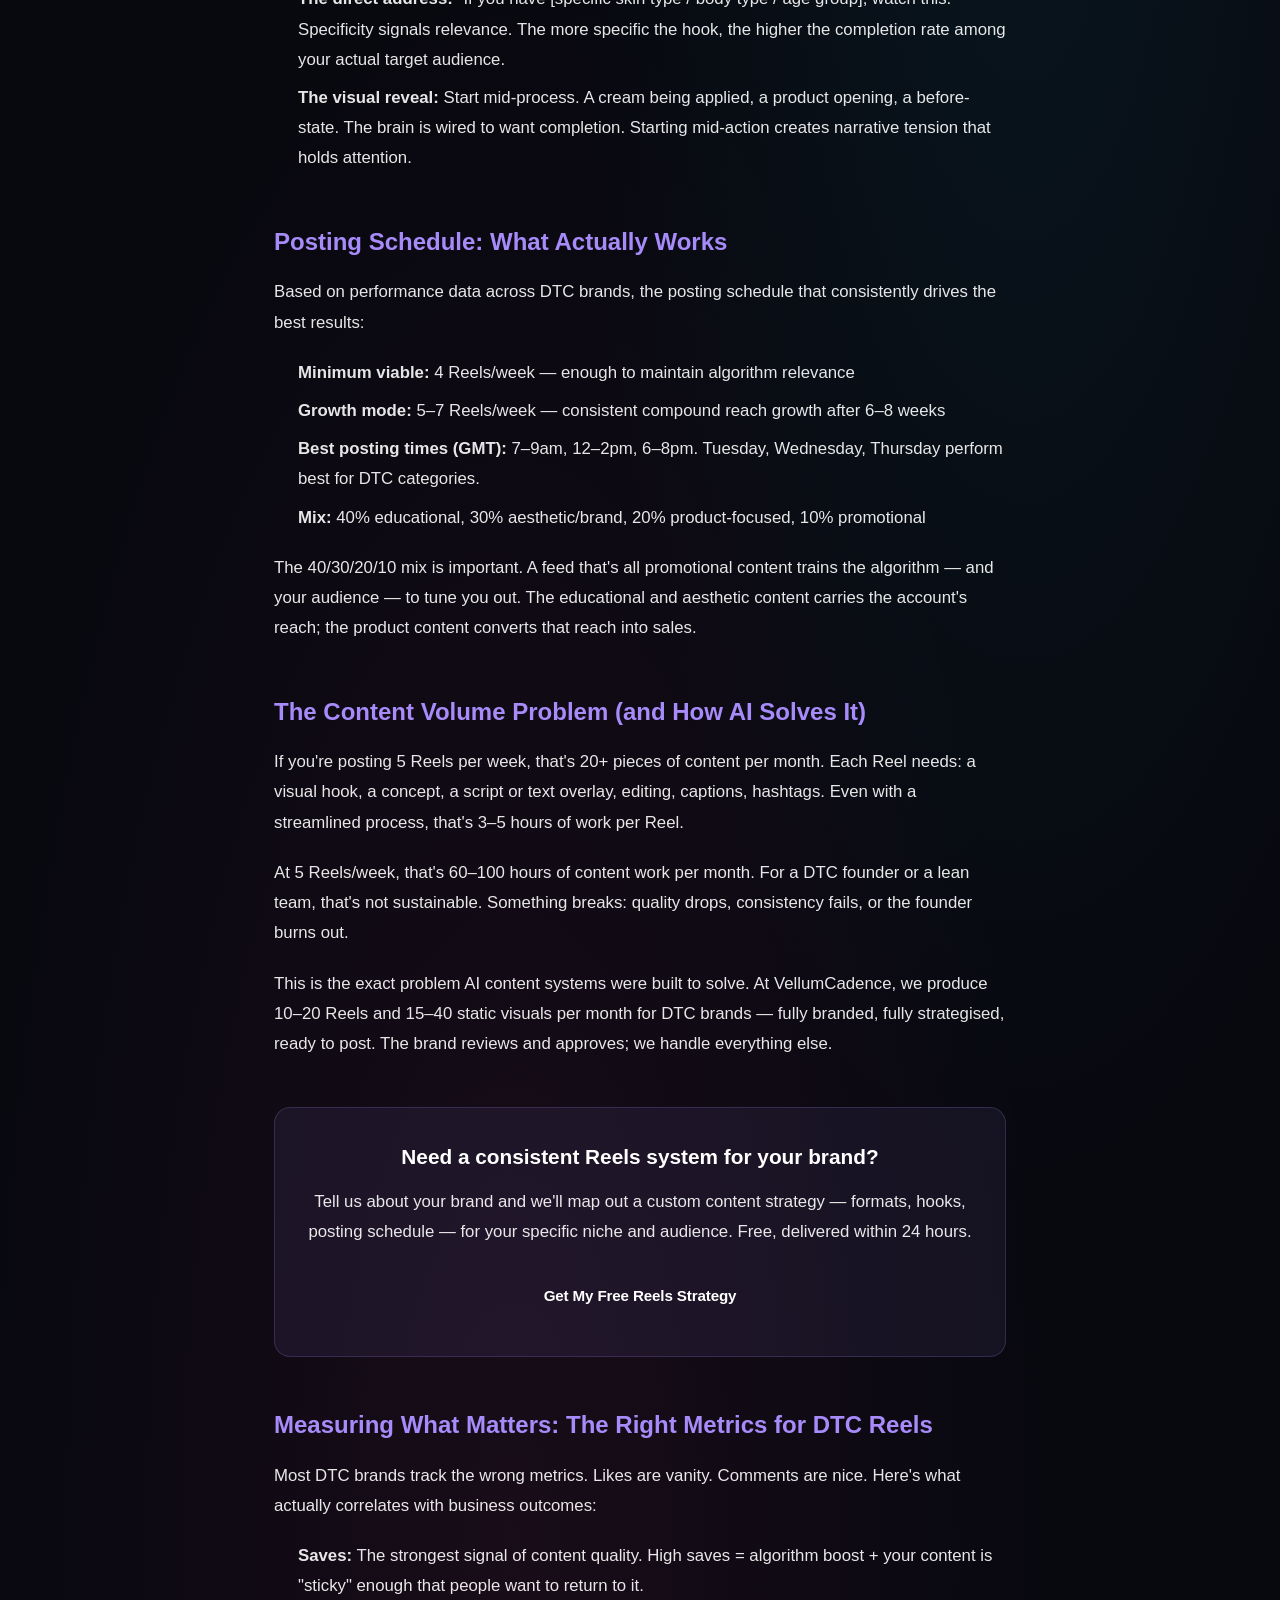
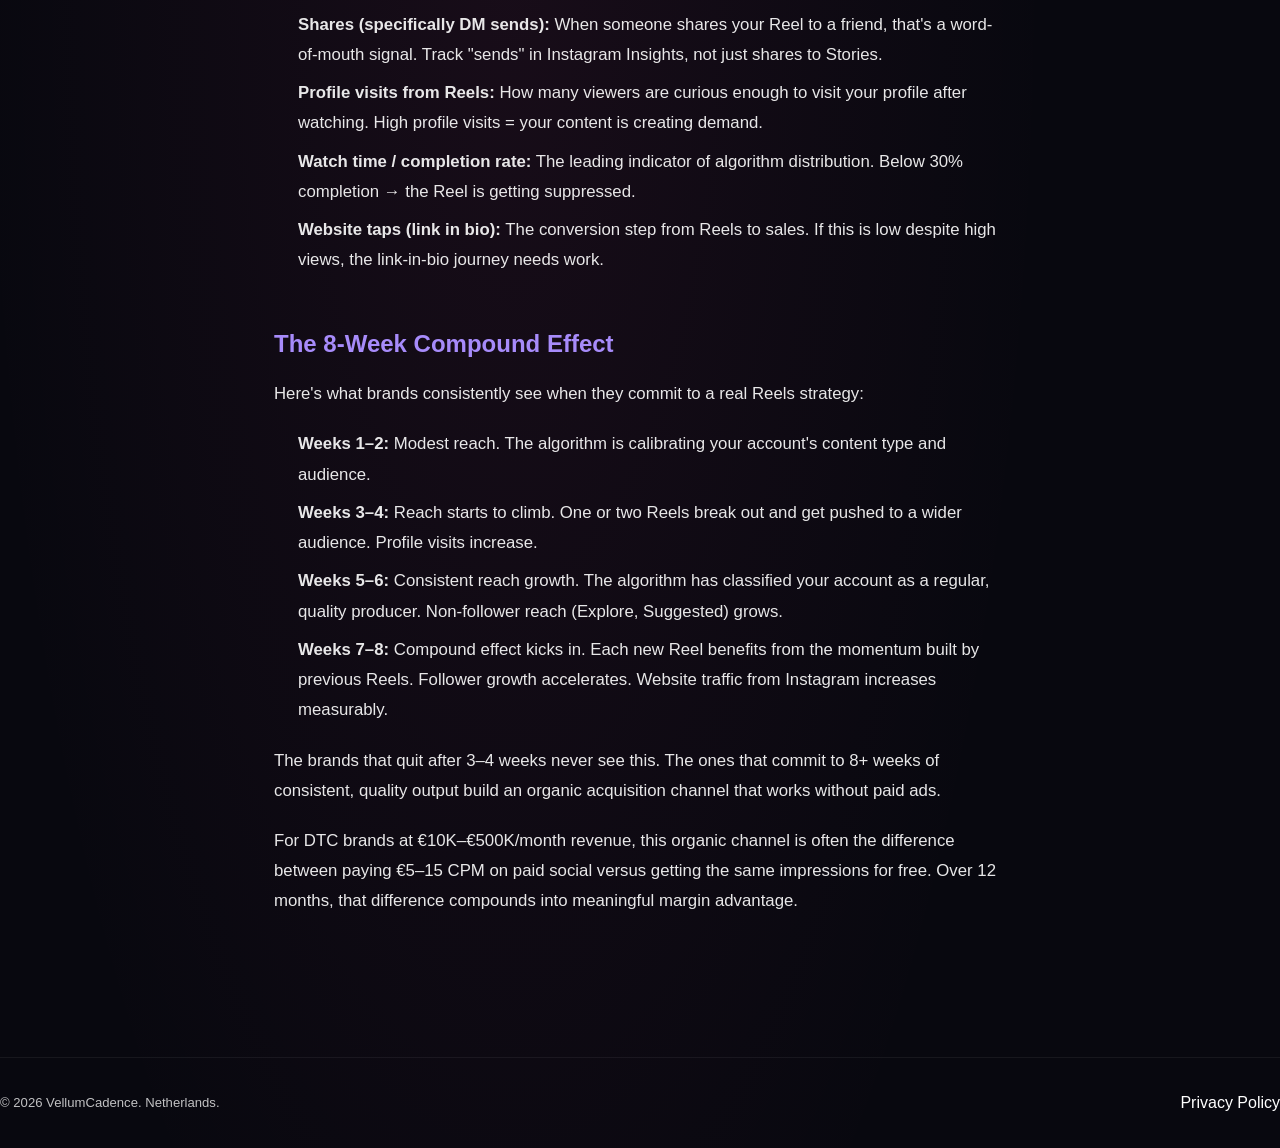
<file: blog/instagram-reels-strategy-dtc-brands.html>
<!DOCTYPE html>
<html lang="en">
<head>
  <meta charset="UTF-8">
  <meta name="viewport" content="width=device-width, initial-scale=1.0">
  <title>Instagram Reels Strategy for DTC Brands: How to Grow Organically in 2026 | VellumCadence</title>
  <meta name="description" content="A practical Instagram Reels strategy for DTC fashion, beauty, and jewelry brands. Learn posting frequency, content formats, and hooks that drive reach, saves, and sales.">
  <link rel="canonical" href="https://vellumcadence.com/blog/instagram-reels-strategy-dtc-brands">
  <link rel="stylesheet" href="/style.css">
  <script type="application/ld+json">
  {
    "@context": "https://schema.org",
    "@type": "Article",
    "headline": "Instagram Reels Strategy for DTC Brands: How to Grow Organically in 2026",
    "description": "A practical Instagram Reels strategy for DTC fashion, beauty, and jewelry brands.",
    "author": { "@type": "Organization", "name": "VellumCadence" },
    "publisher": { "@type": "Organization", "name": "VellumCadence", "url": "https://vellumcadence.com" },
    "datePublished": "2026-03-28",
    "dateModified": "2026-03-28",
    "url": "https://vellumcadence.com/blog/instagram-reels-strategy-dtc-brands"
  }
  </script>
  <style>
    .blog-wrap { max-width: 780px; margin: 0 auto; padding: 80px 24px 120px; color: var(--text, #e8e8f0); }
    .blog-wrap h1 { font-size: clamp(2rem, 4vw, 2.8rem); font-weight: 800; line-height: 1.15; margin-bottom: 16px; }
    .blog-wrap h2 { font-size: 1.5rem; font-weight: 700; margin: 48px 0 16px; color: #a78bfa; }
    .blog-wrap h3 { font-size: 1.15rem; font-weight: 600; margin: 32px 0 12px; }
    .blog-wrap p { font-size: 1.05rem; line-height: 1.8; margin-bottom: 20px; opacity: 0.9; }
    .blog-wrap ul, .blog-wrap ol { padding-left: 24px; margin-bottom: 20px; }
    .blog-wrap li { font-size: 1.05rem; line-height: 1.8; margin-bottom: 8px; opacity: 0.9; }
    .blog-meta { font-size: 0.85rem; opacity: 0.5; margin-bottom: 48px; }
    .blog-tag { display: inline-block; background: rgba(167,139,250,0.15); color: #a78bfa; border: 1px solid rgba(167,139,250,0.3); border-radius: 20px; padding: 4px 14px; font-size: 0.8rem; font-weight: 600; letter-spacing: 0.05em; text-transform: uppercase; margin-bottom: 20px; }
    .blog-cta-box { background: rgba(167,139,250,0.08); border: 1px solid rgba(167,139,250,0.2); border-radius: 16px; padding: 32px; margin: 48px 0; text-align: center; }
    .blog-cta-box h3 { margin: 0 0 12px; font-size: 1.3rem; }
    .blog-cta-box p { margin-bottom: 20px; }
    .blog-divider { border: none; border-top: 1px solid rgba(255,255,255,0.07); margin: 40px 0; }
    .stat-grid { display: grid; grid-template-columns: repeat(auto-fit, minmax(180px, 1fr)); gap: 16px; margin: 32px 0; }
    .stat-box { background: rgba(255,255,255,0.04); border: 1px solid rgba(255,255,255,0.08); border-radius: 12px; padding: 20px; text-align: center; }
    .stat-box strong { display: block; font-size: 2rem; font-weight: 800; color: #a78bfa; }
    .stat-box span { font-size: 0.85rem; opacity: 0.6; }
  </style>
</head>
<body>
<nav class="nav">
  <div class="nav-inner">
    <a href="/" class="nav-logo"><span class="logo-mark">VC</span><span class="logo-text">VellumCadence</span></a>
    <a href="/#cta" class="btn btn-primary" style="font-size:0.85rem;padding:8px 20px;">Get Free Content Plan</a>
  </div>
</nav>

<main class="blog-wrap">
  <span class="blog-tag">Instagram · DTC Strategy</span>
  <h1>Instagram Reels Strategy for DTC Brands: How to Grow Organically in 2026</h1>
  <p class="blog-meta">By VellumCadence · March 28, 2026 · 10 min read</p>

  <p>Instagram Reels are the single most powerful organic growth lever available to DTC brands right now. Not because Instagram says so — because the data says so. Reels get 3–5x more reach than static posts on average. For DTC brands in fashion, beauty, skincare, and jewelry, a single Reel can generate more profile visits and website clicks than a month of static content.</p>

  <p>But most DTC brands are doing Reels wrong. They're either posting too infrequently, using the wrong formats, or creating content without a strategy behind it. This guide covers exactly what works in 2026.</p>

  <div class="stat-grid">
    <div class="stat-box"><strong>3–5x</strong><span>more reach vs static posts</span></div>
    <div class="stat-box"><strong>4–7</strong><span>Reels/week for algorithm favour</span></div>
    <div class="stat-box"><strong>0–3s</strong><span>hook window before scroll</span></div>
    <div class="stat-box"><strong>8 weeks</strong><span>to see compound growth</span></div>
  </div>

  <hr class="blog-divider">

  <h2>The Core Principle: Volume × Quality × Consistency</h2>

  <p>Instagram's algorithm in 2026 rewards three things simultaneously, and you can't sacrifice one for the others:</p>

  <ul>
    <li><strong>Volume:</strong> Posting 1 Reel per week is not a strategy. The algorithm treats you as a low-priority account. 4–7 Reels per week is the threshold where organic reach starts to compound.</li>
    <li><strong>Quality:</strong> The first 3 seconds determine everything. If your hook doesn't stop the scroll, Instagram shows the Reel to fewer people. Low completion rate = low distribution.</li>
    <li><strong>Consistency:</strong> Posting 7 Reels in one week and then going quiet for three weeks resets your momentum. The algorithm rewards sustained output over time, not bursts.</li>
  </ul>

  <p>This is why most DTC brand owners fail at Reels when they try to do it themselves. They can hit quality or volume, but almost never both, and almost never consistently over months. This is the core problem that a content system — AI-powered or otherwise — solves.</p>

  <h2>The 5 Reel Formats That Drive Results for DTC Brands</h2>

  <h3>1. The Problem-Solution Reel (Best for conversion)</h3>
  <p>Structure: open with a relatable pain point → introduce the product → show the transformation. For skincare: "If your moisturiser is leaving white cast on darker skin tones…" For fashion: "If you've ever bought something that looked amazing online and terrible in person…"</p>
  <p>Why it works: the problem creates instant identification. The viewer sees themselves in the hook. They watch to find out if the solution applies to them. Completion rate is high. Click-through to profile and link is high.</p>

  <h3>2. The Aesthetic Mood Reel (Best for brand building)</h3>
  <p>Structure: 15–20 seconds of beautiful, brand-consistent visuals. No text explaining what you do. Just product, aesthetic, music. The equivalent of a brand TV ad, compressed to social format.</p>
  <p>Why it works: shares and saves. Viewers save mood Reels to boards and inspiration folders. Every save signals high quality to the algorithm. These Reels don't always drive clicks but they build the brand perception that makes conversion easier later.</p>

  <h3>3. The Education Reel (Best for authority and saves)</h3>
  <p>Structure: teach the viewer something genuinely useful about your product category. For skincare: "3 signs your skin barrier is damaged." For jewelry: "How to tell real gold from gold-plated in 10 seconds." For fashion: "Why your outfits look cheap and how to fix it."</p>
  <p>Why it works: saves. Education Reels are saved at 3–5x the rate of promotional content. High saves = algorithm signal that the content has lasting value = extended distribution window.</p>

  <h3>4. The Behind-the-Scenes / Process Reel (Best for trust)</h3>
  <p>Structure: show how the product is made, sourced, or designed. For skincare: the formulation process, ingredient sourcing, lab testing. For jewelry: the casting or handmade process. For fashion: the design studio, fabric selection, size testing.</p>
  <p>Why it works: authenticity drives trust. DTC brands that show the process behind the product consistently outperform brands that only show the finished product. The viewer feels like they're getting inside access, which builds emotional connection and justifies premium pricing.</p>

  <h3>5. The Social Proof / UGC Style Reel (Best for late-stage funnel)</h3>
  <p>Structure: customer testimonials, unboxing reactions, real results. Can be AI-assisted (visual templates, text overlays) wrapped around real customer quotes or reviews.</p>
  <p>Why it works: reduces purchase anxiety. These Reels convert browsers into buyers. They work best retargeted to people who've already visited your site or profile.</p>

  <h2>The Hook: Your Most Important Three Seconds</h2>

  <p>Every Reel lives or dies in the first three seconds. Instagram measures the percentage of viewers who watch past the three-second mark. If that number is below 40%, the algorithm reduces distribution. If it's above 60%, the algorithm pushes the Reel harder.</p>

  <p>The highest-performing hooks for DTC brands in 2026:</p>

  <ul>
    <li><strong>Pattern interrupt:</strong> Show something unexpected. An extreme close-up of a product texture. A colour combination that doesn't "fit." Something that forces the brain to pause and process.</li>
    <li><strong>The provocative statement:</strong> "Most skincare routines are actually damaging your skin barrier." Make a claim that's interesting enough to dispute or agree with. Either response keeps them watching.</li>
    <li><strong>The direct address:</strong> "If you have [specific skin type / body type / age group], watch this." Specificity signals relevance. The more specific the hook, the higher the completion rate among your actual target audience.</li>
    <li><strong>The visual reveal:</strong> Start mid-process. A cream being applied, a product opening, a before-state. The brain is wired to want completion. Starting mid-action creates narrative tension that holds attention.</li>
  </ul>

  <h2>Posting Schedule: What Actually Works</h2>

  <p>Based on performance data across DTC brands, the posting schedule that consistently drives the best results:</p>

  <ul>
    <li><strong>Minimum viable:</strong> 4 Reels/week — enough to maintain algorithm relevance</li>
    <li><strong>Growth mode:</strong> 5–7 Reels/week — consistent compound reach growth after 6–8 weeks</li>
    <li><strong>Best posting times (GMT):</strong> 7–9am, 12–2pm, 6–8pm. Tuesday, Wednesday, Thursday perform best for DTC categories.</li>
    <li><strong>Mix:</strong> 40% educational, 30% aesthetic/brand, 20% product-focused, 10% promotional</li>
  </ul>

  <p>The 40/30/20/10 mix is important. A feed that's all promotional content trains the algorithm — and your audience — to tune you out. The educational and aesthetic content carries the account's reach; the product content converts that reach into sales.</p>

  <h2>The Content Volume Problem (and How AI Solves It)</h2>

  <p>If you're posting 5 Reels per week, that's 20+ pieces of content per month. Each Reel needs: a visual hook, a concept, a script or text overlay, editing, captions, hashtags. Even with a streamlined process, that's 3–5 hours of work per Reel.</p>

  <p>At 5 Reels/week, that's 60–100 hours of content work per month. For a DTC founder or a lean team, that's not sustainable. Something breaks: quality drops, consistency fails, or the founder burns out.</p>

  <p>This is the exact problem AI content systems were built to solve. At VellumCadence, we produce 10–20 Reels and 15–40 static visuals per month for DTC brands — fully branded, fully strategised, ready to post. The brand reviews and approves; we handle everything else.</p>

  <div class="blog-cta-box">
    <h3>Need a consistent Reels system for your brand?</h3>
    <p>Tell us about your brand and we'll map out a custom content strategy — formats, hooks, posting schedule — for your specific niche and audience. Free, delivered within 24 hours.</p>
    <a href="/#cta" class="btn btn-primary">Get My Free Reels Strategy</a>
  </div>

  <h2>Measuring What Matters: The Right Metrics for DTC Reels</h2>

  <p>Most DTC brands track the wrong metrics. Likes are vanity. Comments are nice. Here's what actually correlates with business outcomes:</p>

  <ul>
    <li><strong>Saves:</strong> The strongest signal of content quality. High saves = algorithm boost + your content is "sticky" enough that people want to return to it.</li>
    <li><strong>Shares (specifically DM sends):</strong> When someone shares your Reel to a friend, that's a word-of-mouth signal. Track "sends" in Instagram Insights, not just shares to Stories.</li>
    <li><strong>Profile visits from Reels:</strong> How many viewers are curious enough to visit your profile after watching. High profile visits = your content is creating demand.</li>
    <li><strong>Watch time / completion rate:</strong> The leading indicator of algorithm distribution. Below 30% completion → the Reel is getting suppressed.</li>
    <li><strong>Website taps (link in bio):</strong> The conversion step from Reels to sales. If this is low despite high views, the link-in-bio journey needs work.</li>
  </ul>

  <h2>The 8-Week Compound Effect</h2>

  <p>Here's what brands consistently see when they commit to a real Reels strategy:</p>

  <ul>
    <li><strong>Weeks 1–2:</strong> Modest reach. The algorithm is calibrating your account's content type and audience.</li>
    <li><strong>Weeks 3–4:</strong> Reach starts to climb. One or two Reels break out and get pushed to a wider audience. Profile visits increase.</li>
    <li><strong>Weeks 5–6:</strong> Consistent reach growth. The algorithm has classified your account as a regular, quality producer. Non-follower reach (Explore, Suggested) grows.</li>
    <li><strong>Weeks 7–8:</strong> Compound effect kicks in. Each new Reel benefits from the momentum built by previous Reels. Follower growth accelerates. Website traffic from Instagram increases measurably.</li>
  </ul>

  <p>The brands that quit after 3–4 weeks never see this. The ones that commit to 8+ weeks of consistent, quality output build an organic acquisition channel that works without paid ads.</p>

  <p>For DTC brands at €10K–€500K/month revenue, this organic channel is often the difference between paying €5–15 CPM on paid social versus getting the same impressions for free. Over 12 months, that difference compounds into meaningful margin advantage.</p>
</main>

<footer class="footer">
  <div class="footer-inner">
    <span class="footer-copy">© 2026 VellumCadence. Netherlands.</span>
    <a href="/privacy" class="footer-link">Privacy Policy</a>
  </div>
</footer>
</body>
</html>
</file>
<file: client/style.css>
/* ===== VellumCadence Client Portal ===== */

:root {
  --bg:        #08080f;
  --surface:   #0d0d18;
  --surface2:  #13131f;
  --border:    rgba(255,255,255,0.08);
  --border-hi: rgba(255,255,255,0.15);
  --text:      #ffffff;
  --text-dim:  rgba(255,255,255,0.6);
  --text-muted:rgba(255,255,255,0.35);
  --accent:    #8b5cf6;
  --accent2:   #06b6d4;
  --accent3:   #ec4899;
  --green:     #22c55e;
  --yellow:    #f59e0b;
  --red:       #ef4444;
  --gradient:  linear-gradient(135deg, #8b5cf6, #06b6d4);
  --font:      'Inter', -apple-system, sans-serif;
  --mono:      'JetBrains Mono', monospace;
  --sidebar-w: 240px;
  --radius:    14px;
  --radius-sm: 8px;
}

*, *::before, *::after { margin: 0; padding: 0; box-sizing: border-box; }
html { -webkit-font-smoothing: antialiased; }
body {
  font-family: var(--font);
  background: var(--bg);
  color: var(--text);
  line-height: 1.6;
  overflow-x: hidden;
  min-height: 100vh;
}
a { color: inherit; text-decoration: none; }
ul { list-style: none; }
button { font-family: var(--font); cursor: pointer; }
input, textarea, select { font-family: var(--font); }

/* ===== VIEW TRANSITIONS ===== */
@supports (view-transition-name: none) {
  ::view-transition-group(*),
  ::view-transition-old(*),
  ::view-transition-new(*) {
    animation-duration: 0.22s;
    animation-timing-function: cubic-bezier(0.19, 1, 0.22, 1);
  }
  .section.active { view-transition-name: portal-section; }
}

/* ===== LAYOUT ===== */
.portal-layout {
  display: flex;
  min-height: 100vh;
}

/* ===== SIDEBAR ===== */
.sidebar {
  width: var(--sidebar-w);
  min-height: 100vh;
  background: var(--surface);
  border-right: 1px solid var(--border);
  display: flex;
  flex-direction: column;
  position: fixed;
  top: 0; left: 0; bottom: 0;
  z-index: 100;
  overflow-y: auto;
  transition: transform 0.3s ease;
}

.sidebar-logo {
  display: flex;
  align-items: center;
  gap: 8px;
  padding: 24px 20px 20px;
  font-weight: 700;
  font-size: 1rem;
  border-bottom: 1px solid var(--border);
  color: var(--text);
  text-decoration: none;
}
.logo-mark {
  width: 30px; height: 30px;
  background: var(--gradient);
  border-radius: 8px;
  display: flex; align-items: center; justify-content: center;
  font-size: 11px; font-weight: 800; color: #fff;
  flex-shrink: 0;
}
.logo-accent { color: var(--accent); }

.sidebar-nav {
  flex: 1;
  padding: 12px 10px;
  display: flex;
  flex-direction: column;
  gap: 2px;
}

.nav-item {
  display: flex;
  align-items: center;
  gap: 10px;
  padding: 10px 12px;
  border-radius: var(--radius-sm);
  color: var(--text-dim);
  font-size: 0.875rem;
  font-weight: 500;
  transition: background 0.2s, color 0.2s;
  position: relative;
  text-decoration: none;
}
.nav-item:hover {
  background: rgba(255,255,255,0.06);
  color: var(--text);
}
.nav-item.active {
  background: rgba(139,92,246,0.15);
  color: #fff;
}
.nav-item.active svg { stroke: var(--accent); }
.nav-item svg { flex-shrink: 0; opacity: 0.7; transition: opacity 0.2s; }
.nav-item.active svg, .nav-item:hover svg { opacity: 1; }

.nav-badge {
  margin-left: auto;
  background: var(--yellow);
  color: #000;
  font-size: 10px;
  font-weight: 700;
  padding: 1px 6px;
  border-radius: 20px;
  font-family: var(--mono);
}
.nav-dot {
  width: 7px; height: 7px;
  background: var(--accent2);
  border-radius: 50%;
  margin-left: auto;
  flex-shrink: 0;
}

.sidebar-user {
  padding: 16px 14px;
  border-top: 1px solid var(--border);
  display: flex;
  align-items: center;
  gap: 10px;
}
.user-avatar {
  width: 34px; height: 34px;
  background: var(--gradient);
  border-radius: 50%;
  display: flex; align-items: center; justify-content: center;
  font-size: 11px; font-weight: 700;
  flex-shrink: 0;
}
.user-name { font-size: 0.82rem; font-weight: 600; }
.user-plan { font-size: 0.72rem; color: var(--accent); font-family: var(--mono); }

/* ===== MOBILE HEADER ===== */
.mobile-header {
  display: none;
  position: fixed;
  top: 0; left: 0; right: 0;
  height: 56px;
  background: var(--surface);
  border-bottom: 1px solid var(--border);
  align-items: center;
  justify-content: space-between;
  padding: 0 16px;
  z-index: 200;
}
.mobile-burger {
  background: none; border: none;
  display: flex; flex-direction: column; gap: 4px;
  padding: 4px;
}
.mobile-burger span {
  display: block; width: 20px; height: 2px;
  background: var(--text-dim);
  border-radius: 2px;
  transition: all 0.25s;
}
.mobile-logo { font-weight: 700; font-size: 0.9rem; }
.mobile-avatar {
  width: 30px; height: 30px;
  background: var(--gradient);
  border-radius: 50%;
  display: flex; align-items: center; justify-content: center;
  font-size: 10px; font-weight: 700;
}

.sidebar-overlay {
  display: none;
  position: fixed; inset: 0;
  background: rgba(0,0,0,0.6);
  z-index: 90;
  backdrop-filter: blur(2px);
}

/* ===== MAIN CONTENT ===== */
.portal-main {
  margin-left: var(--sidebar-w);
  flex: 1;
  min-height: 100vh;
  padding: 40px 48px 80px;
  max-width: calc(100vw - var(--sidebar-w));
}

/* ===== SECTIONS ===== */
.section { display: none; }
.section.active { display: block; }

.section-header {
  display: flex;
  justify-content: space-between;
  align-items: flex-start;
  margin-bottom: 28px;
}
.section-title {
  font-size: 1.6rem;
  font-weight: 800;
  letter-spacing: -0.02em;
}
.section-sub {
  font-size: 0.85rem;
  color: var(--text-dim);
  margin-top: 4px;
  font-family: var(--mono);
}
.subsection-title {
  font-size: 1.1rem;
  font-weight: 700;
  margin: 36px 0 16px;
  color: var(--text-dim);
}

/* ===== CARDS ===== */
.card {
  background: var(--surface);
  border: 1px solid var(--border);
  border-radius: var(--radius);
  padding: 24px;
}
.card-header {
  display: flex;
  justify-content: space-between;
  align-items: center;
  margin-bottom: 16px;
}
.card-title { font-size: 0.9rem; font-weight: 700; color: var(--text-dim); text-transform: uppercase; letter-spacing: 0.06em; }
.card-link { font-size: 0.82rem; color: var(--accent); font-weight: 600; }
.card-link:hover { text-decoration: underline; }

/* ===== DASHBOARD ===== */
.stats-row {
  display: grid;
  grid-template-columns: repeat(4, 1fr);
  gap: 16px;
  margin-bottom: 24px;
}
.stat-card {
  background: var(--surface);
  border: 1px solid var(--border);
  border-radius: var(--radius);
  padding: 20px;
}
.stat-label { font-size: 0.75rem; font-weight: 600; text-transform: uppercase; letter-spacing: 0.06em; color: var(--text-muted); margin-bottom: 8px; }
.stat-value { font-size: 2rem; font-weight: 800; line-height: 1; margin-bottom: 8px; font-family: var(--mono); }
.stat-of { font-size: 1rem; color: var(--text-dim); font-weight: 500; }
.stat-hint { font-size: 0.75rem; color: var(--text-muted); }
.stat-bar { height: 4px; background: rgba(255,255,255,0.1); border-radius: 2px; margin-bottom: 6px; }
.stat-fill { height: 100%; background: var(--gradient); border-radius: 2px; }

.stat-green .stat-value { color: var(--green); }
.stat-yellow .stat-value { color: var(--yellow); }
.stat-cyan .stat-value { color: var(--accent2); }

.dash-grid {
  display: grid;
  grid-template-columns: 1fr 1fr;
  gap: 20px;
  margin-bottom: 20px;
}

/* Upcoming list */
.upcoming-item {
  display: flex;
  align-items: center;
  gap: 12px;
  padding: 10px 0;
  border-bottom: 1px solid var(--border);
}
.upcoming-item:last-child { border-bottom: none; }
.upcoming-thumb {
  width: 40px; height: 40px;
  border-radius: 8px;
  background: linear-gradient(135deg, rgba(139,92,246,0.3), rgba(6,182,212,0.3));
  flex-shrink: 0;
  display: flex; align-items: center; justify-content: center;
  font-size: 9px; font-weight: 700; color: var(--text-dim);
  font-family: var(--mono);
}
.upcoming-info { flex: 1; min-width: 0; }
.upcoming-title { font-size: 0.85rem; font-weight: 600; white-space: nowrap; overflow: hidden; text-overflow: ellipsis; }
.upcoming-meta { font-size: 0.72rem; color: var(--text-muted); margin-top: 2px; }

/* Message preview */
.msg-preview {
  display: flex;
  flex-direction: column;
  gap: 12px;
}
.msg-prev-item { display: flex; gap: 10px; }
.msg-prev-avatar {
  width: 28px; height: 28px; border-radius: 50%;
  background: var(--gradient); display: flex; align-items: center; justify-content: center;
  font-size: 9px; font-weight: 700; flex-shrink: 0;
}
.msg-prev-avatar.client-av { background: rgba(255,255,255,0.1); }
.msg-prev-body { flex: 1; }
.msg-prev-name { font-size: 0.72rem; font-weight: 700; color: var(--text-dim); margin-bottom: 2px; }
.msg-prev-text { font-size: 0.82rem; color: var(--text-dim); line-height: 1.4; }

/* Renewal card */
.renewal-card {
  display: flex;
  justify-content: space-between;
  align-items: center;
  background: linear-gradient(135deg, rgba(139,92,246,0.12), rgba(6,182,212,0.08));
  border-color: rgba(139,92,246,0.3);
}
.renewal-label { font-size: 0.75rem; text-transform: uppercase; letter-spacing: 0.06em; color: var(--text-muted); margin-bottom: 4px; }
.renewal-date { font-size: 1.1rem; font-weight: 700; }
.renewal-right { text-align: right; }
.renewal-pkg { font-size: 0.8rem; color: var(--text-dim); margin-bottom: 4px; }
.renewal-price { font-size: 1.3rem; font-weight: 800; font-family: var(--mono); color: var(--accent); }

/* ===== CONTENT GRID ===== */
.filter-tabs {
  display: flex;
  gap: 4px;
  margin-bottom: 24px;
  background: var(--surface);
  border: 1px solid var(--border);
  border-radius: 10px;
  padding: 4px;
  width: fit-content;
}
.filter-tab {
  background: none; border: none;
  padding: 7px 14px;
  border-radius: 7px;
  font-size: 0.82rem;
  font-weight: 600;
  color: var(--text-dim);
  transition: background 0.2s, color 0.2s;
  display: flex; align-items: center; gap: 6px;
}
.filter-tab:hover { color: var(--text); }
.filter-tab.active { background: rgba(139,92,246,0.2); color: #fff; }
.tab-count {
  font-size: 0.7rem;
  background: rgba(255,255,255,0.1);
  padding: 1px 6px;
  border-radius: 20px;
  font-family: var(--mono);
}
.filter-tab.active .tab-count { background: rgba(139,92,246,0.3); }

.content-grid {
  display: grid;
  grid-template-columns: repeat(auto-fill, minmax(280px, 1fr));
  gap: 16px;
}

.content-card {
  background: var(--surface);
  border: 1px solid var(--border);
  border-radius: var(--radius);
  overflow: hidden;
  transition: border-color 0.2s, transform 0.2s;
}
.content-card:hover { border-color: var(--border-hi); transform: translateY(-2px); }

.content-thumb {
  height: 140px;
  display: flex;
  align-items: center;
  justify-content: center;
  font-size: 11px;
  font-weight: 700;
  font-family: var(--mono);
  color: rgba(255,255,255,0.3);
  letter-spacing: 0.1em;
  position: relative;
  overflow: hidden;
}
.content-thumb::after {
  content: '';
  position: absolute;
  inset: 0;
  background: inherit;
  filter: brightness(0.8);
}

.content-body { padding: 14px; }
.content-top {
  display: flex;
  justify-content: space-between;
  align-items: flex-start;
  margin-bottom: 8px;
}
.content-title { font-size: 0.88rem; font-weight: 600; line-height: 1.3; flex: 1; margin-right: 8px; }
.content-meta { display: flex; align-items: center; gap: 6px; margin-bottom: 12px; }
.content-date { font-size: 0.72rem; color: var(--text-muted); font-family: var(--mono); }
.content-actions { display: flex; gap: 8px; }

/* badges */
.badge {
  display: inline-flex; align-items: center;
  padding: 3px 8px;
  border-radius: 20px;
  font-size: 0.68rem;
  font-weight: 700;
  text-transform: uppercase;
  letter-spacing: 0.05em;
  white-space: nowrap;
}
.badge-review  { background: rgba(245,158,11,0.15); color: var(--yellow); border: 1px solid rgba(245,158,11,0.3); }
.badge-approved { background: rgba(34,197,94,0.15); color: var(--green); border: 1px solid rgba(34,197,94,0.3); }
.badge-scheduled { background: rgba(6,182,212,0.15); color: var(--accent2); border: 1px solid rgba(6,182,212,0.3); }

.type-badge {
  display: inline-flex;
  padding: 2px 7px;
  border-radius: 4px;
  font-size: 0.65rem;
  font-weight: 700;
  text-transform: uppercase;
  letter-spacing: 0.05em;
  font-family: var(--mono);
}
.type-reel { background: rgba(139,92,246,0.2); color: var(--accent); }
.type-carousel { background: rgba(6,182,212,0.2); color: var(--accent2); }
.type-visual { background: rgba(236,72,153,0.2); color: var(--accent3); }

/* platform badge */
.platform-badge {
  font-size: 0.68rem; color: var(--text-muted); font-family: var(--mono);
}

/* ===== BUTTONS ===== */
.btn {
  display: inline-flex; align-items: center; gap: 6px;
  padding: 9px 18px;
  border-radius: var(--radius-sm);
  font-size: 0.82rem;
  font-weight: 600;
  border: none;
  cursor: pointer;
  transition: all 0.2s;
  text-decoration: none;
}
.btn-primary {
  background: var(--gradient);
  color: #fff;
}
.btn-primary:hover { opacity: 0.85; }
.btn-outline {
  background: transparent;
  border: 1px solid var(--border-hi);
  color: var(--text-dim);
}
.btn-outline:hover { border-color: var(--accent); color: var(--text); }
.btn-ghost {
  background: rgba(255,255,255,0.06);
  color: var(--text-dim);
}
.btn-ghost:hover { background: rgba(255,255,255,0.1); color: var(--text); }
.btn-approve {
  background: rgba(34,197,94,0.15);
  color: var(--green);
  border: 1px solid rgba(34,197,94,0.3);
  font-size: 0.75rem;
  padding: 6px 12px;
}
.btn-approve:hover { background: rgba(34,197,94,0.25); }
.btn-revision {
  background: rgba(245,158,11,0.1);
  color: var(--yellow);
  border: 1px solid rgba(245,158,11,0.2);
  font-size: 0.75rem;
  padding: 6px 12px;
}
.btn-revision:hover { background: rgba(245,158,11,0.2); }
.btn-send {
  background: var(--gradient);
  color: #fff;
  border: none;
  padding: 10px 14px;
  border-radius: var(--radius-sm);
  flex-shrink: 0;
}
.btn-send:hover { opacity: 0.85; }

/* ===== PACKAGE SECTION ===== */
.pkg-usage-card { margin-bottom: 8px; }
.pkg-usage-top {
  display: flex; justify-content: space-between; align-items: flex-start;
  margin-bottom: 20px;
}
.pkg-usage-name { font-size: 1.2rem; font-weight: 800; }
.pkg-usage-desc { font-size: 0.8rem; color: var(--text-dim); margin-top: 4px; font-family: var(--mono); }
.pkg-usage-price { font-size: 1.5rem; font-weight: 800; font-family: var(--mono); color: var(--accent); }
.pkg-per { font-size: 0.8rem; color: var(--text-dim); font-weight: 400; }

.progress-bar-wrap { margin-bottom: 20px; }
.progress-labels {
  display: flex; justify-content: space-between;
  font-size: 0.75rem; color: var(--text-dim);
  margin-bottom: 8px; font-family: var(--mono);
}
.progress-bar { height: 6px; background: rgba(255,255,255,0.08); border-radius: 3px; }
.progress-fill { height: 100%; background: var(--gradient); border-radius: 3px; transition: width 0.6s ease; }

.pkg-breakdown {
  display: flex; gap: 24px; flex-wrap: wrap;
}
.breakdown-item {
  display: flex; align-items: center; gap: 8px;
  font-size: 0.82rem;
}
.breakdown-dot { width: 8px; height: 8px; border-radius: 50%; flex-shrink: 0; }
.dot-purple { background: var(--accent); }
.dot-cyan { background: var(--accent2); }
.dot-pink { background: var(--accent3); }
.breakdown-type { color: var(--text-dim); }
.breakdown-count { font-weight: 700; font-family: var(--mono); }
.breakdown-remaining { margin-left: auto; }
.breakdown-remaining .breakdown-count { color: var(--accent2); }

.packages-compare {
  display: grid;
  grid-template-columns: repeat(3, 1fr);
  gap: 16px;
}
.pkg-card {
  background: var(--surface);
  border: 1px solid var(--border);
  border-radius: var(--radius);
  padding: 24px;
  position: relative;
}
.pkg-current {
  border-color: rgba(139,92,246,0.5);
  background: rgba(139,92,246,0.07);
}
.pkg-badge {
  display: inline-block;
  background: var(--gradient);
  font-size: 0.68rem; font-weight: 700;
  padding: 3px 10px; border-radius: 20px;
  text-transform: uppercase; letter-spacing: 0.05em;
  margin-bottom: 12px;
}
.pkg-card-name { font-size: 1.2rem; font-weight: 800; margin-bottom: 4px; }
.pkg-card-price { font-size: 1.6rem; font-weight: 800; font-family: var(--mono); color: var(--accent); margin-bottom: 4px; }
.pkg-card-price span { font-size: 0.85rem; font-weight: 400; color: var(--text-dim); }
.pkg-card-units { font-size: 0.8rem; color: var(--text-dim); font-family: var(--mono); margin-bottom: 16px; padding-bottom: 16px; border-bottom: 1px solid var(--border); }
.pkg-features { display: flex; flex-direction: column; gap: 8px; }
.pkg-features li {
  font-size: 0.82rem; color: var(--text-dim);
  padding-left: 14px; position: relative;
}
.pkg-features li::before {
  content: '—';
  position: absolute; left: 0;
  color: var(--accent);
}

/* ===== BRIEF ===== */
.brief-months {
  display: flex; gap: 8px; margin-bottom: 24px;
}
.brief-month-btn {
  background: var(--surface); border: 1px solid var(--border);
  color: var(--text-dim); font-size: 0.82rem; font-weight: 600;
  padding: 8px 16px; border-radius: var(--radius-sm);
  cursor: pointer; transition: all 0.2s;
}
.brief-month-btn.active {
  background: rgba(139,92,246,0.2);
  border-color: rgba(139,92,246,0.4);
  color: #fff;
}

.brief-form { display: flex; flex-direction: column; gap: 0; }
.form-row { display: grid; grid-template-columns: 1fr 1fr; gap: 20px; }
.form-group { margin-bottom: 20px; }
.form-label { display: block; font-size: 0.8rem; font-weight: 600; color: var(--text-dim); margin-bottom: 8px; text-transform: uppercase; letter-spacing: 0.05em; }
.form-input {
  width: 100%;
  background: rgba(255,255,255,0.04);
  border: 1px solid var(--border);
  border-radius: var(--radius-sm);
  padding: 10px 14px;
  color: var(--text);
  font-size: 0.875rem;
  resize: vertical;
  transition: border-color 0.2s;
  outline: none;
}
.form-input:focus { border-color: rgba(139,92,246,0.5); background: rgba(139,92,246,0.05); }
.form-input::placeholder { color: var(--text-muted); }
.form-select { -webkit-appearance: none; cursor: pointer; }

.form-actions { display: flex; align-items: center; gap: 16px; margin-top: 4px; }
.form-hint { font-size: 0.8rem; color: var(--green); font-weight: 500; opacity: 0; transition: opacity 0.3s; }
.form-hint.visible { opacity: 1; }

/* ===== MESSAGES ===== */
.messages-wrap {
  display: flex; flex-direction: column;
  height: calc(100vh - 200px);
  min-height: 500px;
  padding: 0;
  overflow: hidden;
}
.messages-list {
  flex: 1;
  overflow-y: auto;
  padding: 24px;
  display: flex;
  flex-direction: column;
  gap: 16px;
  scroll-behavior: smooth;
}
.messages-list::-webkit-scrollbar { width: 4px; }
.messages-list::-webkit-scrollbar-track { background: transparent; }
.messages-list::-webkit-scrollbar-thumb { background: rgba(255,255,255,0.1); border-radius: 2px; }

.msg-bubble {
  display: flex;
  gap: 10px;
  align-items: flex-end;
  max-width: 75%;
}
.msg-bubble.from-client {
  align-self: flex-end;
  flex-direction: row-reverse;
}
.msg-avatar {
  width: 32px; height: 32px; border-radius: 50%;
  background: var(--gradient);
  display: flex; align-items: center; justify-content: center;
  font-size: 10px; font-weight: 700;
  flex-shrink: 0;
}
.msg-bubble.from-client .msg-avatar { background: rgba(255,255,255,0.1); }
.msg-content {}
.msg-name { font-size: 0.7rem; font-weight: 600; color: var(--text-muted); margin-bottom: 4px; }
.msg-bubble.from-client .msg-name { text-align: right; }
.msg-text {
  background: var(--surface2);
  border: 1px solid var(--border);
  border-radius: 12px 12px 12px 2px;
  padding: 10px 14px;
  font-size: 0.875rem;
  line-height: 1.5;
  color: var(--text-dim);
}
.msg-bubble.from-client .msg-text {
  background: rgba(139,92,246,0.15);
  border-color: rgba(139,92,246,0.2);
  border-radius: 12px 12px 2px 12px;
  color: var(--text);
}
.msg-time { font-size: 0.67rem; color: var(--text-muted); margin-top: 4px; font-family: var(--mono); }
.msg-bubble.from-client .msg-time { text-align: right; }

.messages-input-row {
  display: flex; gap: 10px;
  padding: 16px 24px;
  border-top: 1px solid var(--border);
  background: var(--surface);
}
.messages-input {
  flex: 1;
  background: rgba(255,255,255,0.04);
  border: 1px solid var(--border);
  border-radius: var(--radius-sm);
  padding: 10px 14px;
  color: var(--text);
  font-size: 0.875rem;
  outline: none;
  transition: border-color 0.2s;
}
.messages-input:focus { border-color: rgba(139,92,246,0.5); }
.messages-input::placeholder { color: var(--text-muted); }

/* ===== CALENDAR ===== */
.calendar-month-label {
  font-size: 0.75rem; font-weight: 700; text-transform: uppercase;
  letter-spacing: 0.08em; color: var(--text-muted);
  margin-bottom: 12px; font-family: var(--mono);
  padding-top: 8px;
}
.calendar-month-label:first-child { padding-top: 0; }

.cal-item {
  display: flex; align-items: center; gap: 16px;
  background: var(--surface);
  border: 1px solid var(--border);
  border-radius: var(--radius);
  padding: 16px 20px;
  margin-bottom: 10px;
  transition: border-color 0.2s;
}
.cal-item:hover { border-color: var(--border-hi); }

.cal-date-block {
  text-align: center;
  min-width: 44px;
  background: rgba(255,255,255,0.04);
  border-radius: 8px;
  padding: 6px 8px;
  flex-shrink: 0;
}
.cal-day { font-size: 1.4rem; font-weight: 800; line-height: 1; font-family: var(--mono); }
.cal-weekday { font-size: 0.65rem; text-transform: uppercase; letter-spacing: 0.06em; color: var(--text-muted); margin-top: 2px; }

.cal-info { flex: 1; min-width: 0; }
.cal-title { font-size: 0.9rem; font-weight: 600; margin-bottom: 4px; white-space: nowrap; overflow: hidden; text-overflow: ellipsis; }
.cal-meta { display: flex; align-items: center; gap: 8px; }
.cal-time { font-size: 0.72rem; color: var(--text-muted); font-family: var(--mono); }
.cal-platform { font-size: 0.72rem; color: var(--text-muted); }

.cal-status { flex-shrink: 0; }

/* ===== INVOICES ===== */
.invoice-summary {
  display: grid;
  grid-template-columns: repeat(3, 1fr);
  gap: 16px;
  margin-bottom: 24px;
}
.inv-summary-card {
  background: var(--surface);
  border: 1px solid var(--border);
  border-radius: var(--radius);
  padding: 20px;
}
.inv-summary-label { font-size: 0.72rem; text-transform: uppercase; letter-spacing: 0.06em; color: var(--text-muted); margin-bottom: 8px; }
.inv-summary-value { font-size: 1.4rem; font-weight: 800; font-family: var(--mono); }
.inv-summary-value.green { color: var(--green); }
.inv-summary-value.yellow { color: var(--yellow); }

.invoice-table {
  background: var(--surface);
  border: 1px solid var(--border);
  border-radius: var(--radius);
  overflow: hidden;
}
.inv-table-header {
  display: grid;
  grid-template-columns: 100px 1fr 120px 100px 80px;
  padding: 12px 20px;
  border-bottom: 1px solid var(--border);
  font-size: 0.72rem; text-transform: uppercase; letter-spacing: 0.06em;
  color: var(--text-muted); font-weight: 700;
}
.inv-row {
  display: grid;
  grid-template-columns: 100px 1fr 120px 100px 80px;
  padding: 16px 20px;
  border-bottom: 1px solid var(--border);
  align-items: center;
  transition: background 0.15s;
}
.inv-row:last-child { border-bottom: none; }
.inv-row:hover { background: rgba(255,255,255,0.02); }
.inv-id { font-size: 0.78rem; font-family: var(--mono); color: var(--text-dim); }
.inv-desc { font-size: 0.85rem; font-weight: 500; }
.inv-date { font-size: 0.78rem; color: var(--text-dim); font-family: var(--mono); }
.inv-amount { font-size: 0.9rem; font-weight: 700; font-family: var(--mono); }
.inv-actions { display: flex; justify-content: flex-end; }

.inv-status-paid { color: var(--green); }
.inv-status-upcoming { color: var(--yellow); }

.btn-pdf {
  font-size: 0.72rem; padding: 5px 10px;
  background: rgba(255,255,255,0.06);
  border: 1px solid var(--border);
  border-radius: 6px; color: var(--text-dim);
  cursor: pointer; transition: all 0.2s;
}
.btn-pdf:hover { background: rgba(255,255,255,0.1); color: var(--text); border-color: var(--border-hi); }

/* ===== SETTINGS ===== */
.settings-grid {
  display: grid;
  grid-template-columns: 1fr 1fr;
  gap: 20px;
}

.toggle-list { display: flex; flex-direction: column; gap: 4px; }
.toggle-item {
  display: flex; align-items: center; justify-content: space-between;
  padding: 14px 0;
  border-bottom: 1px solid var(--border);
}
.toggle-item:last-child { border-bottom: none; }
.toggle-label { font-size: 0.875rem; font-weight: 600; }
.toggle-desc { font-size: 0.75rem; color: var(--text-muted); margin-top: 2px; }

.toggle-switch { position: relative; width: 40px; height: 22px; flex-shrink: 0; }
.toggle-switch input { display: none; }
.toggle-track {
  position: absolute; inset: 0;
  background: rgba(255,255,255,0.1);
  border-radius: 11px;
  border: 1px solid var(--border);
  cursor: pointer;
  transition: background 0.2s;
}
.toggle-track::after {
  content: '';
  position: absolute;
  width: 16px; height: 16px;
  background: rgba(255,255,255,0.4);
  border-radius: 50%;
  top: 2px; left: 2px;
  transition: transform 0.2s, background 0.2s;
}
.toggle-switch input:checked + .toggle-track { background: rgba(139,92,246,0.4); border-color: rgba(139,92,246,0.5); }
.toggle-switch input:checked + .toggle-track::after { transform: translateX(18px); background: var(--accent); }

/* ===== RESPONSIVE ===== */
@media (max-width: 1100px) {
  .packages-compare { grid-template-columns: 1fr; }
  .stats-row { grid-template-columns: repeat(2, 1fr); }
}

@media (max-width: 900px) {
  .dash-grid { grid-template-columns: 1fr; }
  .form-row { grid-template-columns: 1fr; }
  .settings-grid { grid-template-columns: 1fr; }
  .invoice-summary { grid-template-columns: 1fr 1fr; }
  .inv-table-header,
  .inv-row { grid-template-columns: 80px 1fr 90px 80px; }
  .inv-table-header > :last-child,
  .inv-row > :last-child { display: none; }
}

@media (max-width: 768px) {
  .sidebar {
    transform: translateX(-100%);
    z-index: 150;
  }
  .sidebar.open { transform: translateX(0); }
  .sidebar-overlay.active { display: block; }

  .mobile-header { display: flex; }

  .portal-main {
    margin-left: 0;
    padding: 80px 16px 60px;
    max-width: 100vw;
  }

  .stats-row { grid-template-columns: repeat(2, 1fr); gap: 10px; }
  .content-grid { grid-template-columns: 1fr; }
  .invoice-summary { grid-template-columns: 1fr; }
  .inv-table-header { display: none; }
  .inv-row { grid-template-columns: 1fr; gap: 4px; padding: 14px 16px; }
  .inv-row > * { display: block; }
  .inv-id { color: var(--text-muted); font-size: 0.7rem; }
  .renewal-card { flex-direction: column; gap: 12px; }
  .renewal-right { text-align: left; }
}
</file>
<file: admin/admin.css>
/* ===== VellumCadence Admin Panel — Extra Styles ===== */

/* Login */
.login-screen {
  position: fixed; inset: 0;
  background: var(--bg);
  display: flex; align-items: center; justify-content: center;
  z-index: 1000;
}
.login-box {
  background: var(--surface);
  border: 1px solid var(--border);
  border-radius: 16px;
  padding: 40px;
  width: 100%; max-width: 380px;
}
.login-logo {
  display: flex; align-items: center; gap: 10px;
  font-size: 1.2rem; font-weight: 700;
  margin-bottom: 24px;
}
.login-title {
  font-size: .75rem; font-family: var(--mono);
  color: var(--accent); letter-spacing: .1em;
  text-transform: uppercase; margin-bottom: 24px;
}
.login-error {
  color: #f87171; font-size: .8rem; min-height: 18px; margin-top: 4px;
}

/* Sidebar admin badge */
.sidebar-badge {
  font-family: var(--mono); font-size: .6rem;
  letter-spacing: .15em; color: var(--accent);
  background: rgba(139,92,246,.12);
  border: 1px solid rgba(139,92,246,.25);
  border-radius: 4px; padding: 2px 8px;
  margin: -8px 0 16px 0; align-self: flex-start;
}

/* Logout button */
.logout-btn {
  background: none; border: none; cursor: pointer;
  color: var(--text-muted); padding: 4px;
  border-radius: 6px; display: flex; align-items: center;
  transition: color .2s, background .2s;
  margin-left: auto;
}
.logout-btn:hover { color: #f87171; background: rgba(248,113,113,.1); }

/* Header actions */
.header-actions { display: flex; gap: 8px; align-items: center; }
.btn-sm { padding: 6px 14px; font-size: .78rem; }
.btn-danger {
  background: rgba(248,113,113,.12); color: #f87171;
  border: 1px solid rgba(248,113,113,.2);
}
.btn-danger:hover { background: rgba(248,113,113,.2); }

/* Stats purple */
.stat-purple { border-color: rgba(139,92,246,.3); }
.stat-purple .stat-value { color: var(--accent); }

/* CRM table */
.crm-table-wrap { overflow-x: auto; }
.crm-table {
  width: 100%; border-collapse: collapse;
  font-size: .82rem;
}
.crm-table th {
  padding: 12px 16px; text-align: left;
  font-size: .7rem; font-family: var(--mono);
  color: var(--text-muted); letter-spacing: .05em;
  border-bottom: 1px solid var(--border);
  white-space: nowrap;
}
.crm-table td {
  padding: 12px 16px;
  border-bottom: 1px solid rgba(255,255,255,.04);
  vertical-align: middle;
}
.crm-table tr:last-child td { border-bottom: none; }
.crm-table tr:hover td { background: rgba(255,255,255,.02); }
.crm-company { font-weight: 600; font-size: .85rem; }
.crm-contact { font-size: .75rem; color: var(--text-muted); margin-top: 2px; }
.crm-actions { display: flex; gap: 6px; }
.btn-icon {
  background: none; border: 1px solid var(--border);
  color: var(--text-dim); padding: 4px 8px;
  border-radius: 6px; cursor: pointer; font-size: .72rem;
  transition: all .2s;
}
.btn-icon:hover { background: var(--surface-2); color: var(--text); }
.btn-icon.danger:hover { border-color: #f87171; color: #f87171; }

/* Status badges */
.status-new      { background: rgba(6,182,212,.15); color: #06b6d4; }
.status-outreach { background: rgba(139,92,246,.15); color: #8b5cf6; }
.status-followup { background: rgba(245,158,11,.15); color: #f59e0b; }
.status-meeting  { background: rgba(59,130,246,.15); color: #3b82f6; }
.status-won      { background: rgba(16,185,129,.15); color: #10b981; }
.status-lost     { background: rgba(107,114,128,.15); color: #6b7280; }

/* Funnel */
.funnel-row {
  display: flex; align-items: center; gap: 12px;
  padding: 10px 0; border-bottom: 1px solid rgba(255,255,255,.04);
}
.funnel-row:last-child { border-bottom: none; }
.funnel-label { font-size: .78rem; color: var(--text-dim); width: 90px; flex-shrink: 0; }
.funnel-bar-wrap { flex: 1; height: 6px; background: rgba(255,255,255,.06); border-radius: 3px; overflow: hidden; }
.funnel-bar { height: 100%; border-radius: 3px; background: var(--accent); transition: width .4s; }
.funnel-count { font-family: var(--mono); font-size: .75rem; color: var(--text-dim); width: 24px; text-align: right; }

/* Recent leads */
.lead-preview-item {
  display: flex; align-items: center; gap: 12px;
  padding: 10px 0; border-bottom: 1px solid rgba(255,255,255,.04);
}
.lead-preview-item:last-child { border-bottom: none; }
.lead-preview-dot { width: 8px; height: 8px; border-radius: 50%; flex-shrink: 0; }
.lead-preview-name { font-size: .83rem; font-weight: 500; flex: 1; }
.lead-preview-date { font-size: .72rem; color: var(--text-muted); }

/* Portfolio admin */
.portfolio-admin-card {
  background: var(--surface);
  border: 1px solid var(--border);
  border-radius: 12px; overflow: hidden;
}
.portfolio-admin-img {
  width: 100%; height: 160px; object-fit: cover;
  display: block; background: var(--surface-2);
}
.portfolio-admin-placeholder {
  width: 100%; height: 160px;
  background: linear-gradient(135deg, rgba(139,92,246,.3), rgba(236,72,153,.2));
  display: flex; align-items: center; justify-content: center;
  font-size: 2rem;
}
.portfolio-admin-body { padding: 14px; }
.portfolio-admin-tag {
  font-size: .65rem; font-family: var(--mono);
  color: var(--accent); text-transform: uppercase;
  letter-spacing: .08em; margin-bottom: 4px;
}
.portfolio-admin-title { font-weight: 600; font-size: .88rem; margin-bottom: 10px; }
.portfolio-admin-actions { display: flex; gap: 6px; }

/* Packages editor */
.pkg-editor-card {
  background: var(--surface);
  border: 1px solid var(--border);
  border-radius: 12px; padding: 24px;
  margin-bottom: 16px;
}
.pkg-editor-header {
  display: flex; align-items: center; gap: 16px;
  margin-bottom: 20px;
}
.pkg-editor-name { font-family: var(--mono); font-size: 1rem; font-weight: 600; }
.pkg-editor-fields { display: grid; grid-template-columns: 1fr 1fr 1fr; gap: 12px; margin-bottom: 16px; }
.feature-list { display: flex; flex-direction: column; gap: 8px; }
.feature-item { display: flex; gap: 8px; align-items: center; }
.feature-item input { flex: 1; }
.feature-item .btn-icon { padding: 4px 6px; }
.add-feature-btn {
  background: none; border: 1px dashed var(--border);
  color: var(--text-muted); padding: 8px;
  border-radius: 8px; cursor: pointer; font-size: .78rem;
  width: 100%; margin-top: 8px; transition: all .2s;
}
.add-feature-btn:hover { border-color: var(--accent); color: var(--accent); }

/* Agents grid */
.agents-grid {
  display: grid;
  grid-template-columns: repeat(auto-fill, minmax(240px, 1fr));
  gap: 16px; margin-bottom: 20px;
}
.agent-card {
  background: var(--surface);
  border: 1px solid var(--border);
  border-radius: 12px; padding: 20px;
}
.agent-card-header { display: flex; align-items: center; gap: 12px; margin-bottom: 12px; }
.agent-dot { width: 8px; height: 8px; border-radius: 50%; background: #10b981; }
.agent-dot.unknown { background: #6b7280; }
.agent-name { font-weight: 600; font-size: .88rem; }
.agent-model { font-size: .7rem; font-family: var(--mono); color: var(--text-muted); }
.agent-workspace { font-size: .72rem; color: var(--text-dim); }

/* Quick links */
.quick-links { display: flex; flex-wrap: wrap; gap: 10px; margin-top: 16px; }
.quick-link {
  display: flex; align-items: center; gap: 8px;
  padding: 10px 16px;
  background: var(--surface-2);
  border: 1px solid var(--border);
  border-radius: 10px; text-decoration: none;
  color: var(--text); font-size: .83rem;
  transition: all .2s;
}
.quick-link:hover { border-color: var(--accent); color: var(--accent); }
.ql-icon { font-style: normal; }

/* Modal */
.modal-overlay {
  position: fixed; inset: 0;
  background: rgba(0,0,0,.7);
  display: flex; align-items: center; justify-content: center;
  z-index: 500; padding: 20px;
}
.modal {
  background: var(--surface);
  border: 1px solid var(--border);
  border-radius: 16px; padding: 28px;
  width: 100%; max-width: 520px;
  max-height: 90vh; overflow-y: auto;
}
.modal-header {
  display: flex; align-items: center; justify-content: space-between;
  margin-bottom: 24px;
}
.modal-title { font-size: 1rem; font-weight: 700; }
.modal-close {
  background: none; border: none; cursor: pointer;
  color: var(--text-muted); font-size: 1.4rem;
  line-height: 1; padding: 0 4px;
  transition: color .2s;
}
.modal-close:hover { color: var(--text); }

/* Empty state */
.empty-state {
  text-align: center; padding: 60px 20px;
  color: var(--text-dim);
}
.empty-icon { margin-bottom: 16px; opacity: .4; }
.empty-title { font-size: 1rem; font-weight: 600; margin-bottom: 6px; }
.empty-sub { font-size: .83rem; color: var(--text-muted); }

@media (max-width: 768px) {
  .pkg-editor-fields { grid-template-columns: 1fr 1fr; }
  .agents-grid { grid-template-columns: 1fr; }
}
</file>
<file: style.css>
/* ===== VellumCadence — Premium AI Style ===== */

:root {
  --bg: #08080f;
  --bg-subtle: #0c0c18;
  --bg-card: rgba(255,255,255,0.06);
  --glass: rgba(255,255,255,0.08);
  --glass-border: rgba(255,255,255,0.15);
  --glass-hover: rgba(255,255,255,0.25);
  --text: #ffffff;
  --text-dim: rgba(255,255,255,0.75);
  --text-mid: rgba(255,255,255,0.88);
  --accent: #8b5cf6;
  --accent2: #06b6d4;
  --accent3: #ec4899;
  --gradient: linear-gradient(135deg, #8b5cf6, #06b6d4);
  --gradient-hot: linear-gradient(135deg, #8b5cf6, #ec4899, #06b6d4);
  --radius: 20px;
  --font: 'Inter', -apple-system, BlinkMacSystemFont, sans-serif;
  --mono: 'JetBrains Mono', monospace;
  --nav-h: 72px;
}

/* ===== RESET ===== */
*, *::before, *::after { margin: 0; padding: 0; box-sizing: border-box; }
html { scroll-behavior: smooth; -webkit-font-smoothing: antialiased; -moz-osx-font-smoothing: grayscale; }
body {
  font-family: var(--font); color: var(--text); line-height: 1.65; overflow-x: hidden;
  background: var(--bg);
  background-image:
    radial-gradient(ellipse 80% 50% at 20% 20%, rgba(139,92,246,0.12) 0%, transparent 60%),
    radial-gradient(ellipse 60% 40% at 80% 50%, rgba(6,182,212,0.08) 0%, transparent 60%),
    radial-gradient(ellipse 70% 45% at 40% 80%, rgba(236,72,153,0.07) 0%, transparent 60%);
}
a { color: inherit; text-decoration: none; }
ul { list-style: none; }
.mono { font-family: var(--mono); }

/* ===== 4D BACKGROUND SYSTEM ===== */
.bg-system {
  position: absolute; top: 0; left: 0; width: 100%; height: 100%;
  min-height: 100vh; z-index: 0; pointer-events: none; overflow: hidden;
}

#bgCanvas {
  position: fixed; top: 0; left: 0; width: 100vw; height: 100vh; height: 100dvh;
  pointer-events: none; z-index: 0;
}

/* Aurora beams */
.aurora {
  position: absolute; top: 0; left: 0; width: 100%; height: 100%; overflow: hidden; opacity: 0.8;
}
.aurora-beam {
  position: absolute; width: 200%; height: 60vh;
  filter: blur(100px);
  mix-blend-mode: screen;
  animation-timing-function: ease-in-out;
  animation-iteration-count: infinite;
}
.aurora-beam-1 {
  background: linear-gradient(90deg, transparent 0%, rgba(139,92,246,0.15) 20%, rgba(6,182,212,0.1) 50%, rgba(236,72,153,0.08) 80%, transparent 100%);
  top: 5%; left: -50%;
  animation: auroraMove1 18s infinite;
}
.aurora-beam-2 {
  background: linear-gradient(90deg, transparent 0%, rgba(6,182,212,0.12) 30%, rgba(139,92,246,0.1) 60%, transparent 100%);
  top: 35%; left: -30%;
  animation: auroraMove2 22s infinite;
}
.aurora-beam-3 {
  background: linear-gradient(90deg, transparent 0%, rgba(236,72,153,0.1) 25%, rgba(139,92,246,0.12) 55%, rgba(6,182,212,0.08) 85%, transparent 100%);
  top: 65%; left: -60%;
  animation: auroraMove3 26s infinite;
}

@keyframes auroraMove1 {
  0%, 100% { transform: translateX(0) translateY(0) rotate(-3deg) scaleY(1); }
  25% { transform: translateX(15%) translateY(8vh) rotate(1deg) scaleY(1.2); }
  50% { transform: translateX(30%) translateY(-5vh) rotate(-2deg) scaleY(0.8); }
  75% { transform: translateX(10%) translateY(12vh) rotate(2deg) scaleY(1.1); }
}
@keyframes auroraMove2 {
  0%, 100% { transform: translateX(0) translateY(0) rotate(2deg); }
  33% { transform: translateX(20%) translateY(-10vh) rotate(-3deg); }
  66% { transform: translateX(-10%) translateY(15vh) rotate(1deg); }
}
@keyframes auroraMove3 {
  0%, 100% { transform: translateX(0) rotate(-1deg) scaleY(1); }
  50% { transform: translateX(40%) rotate(3deg) scaleY(1.3); }
}

/* Morphing blobs */
.morph-blobs { position: absolute; top: 0; left: 0; width: 100%; height: 100%; }
.morph-blob {
  position: absolute; border-radius: 50%; opacity: 0.07;
  will-change: transform, border-radius;
}
.blob-1 {
  width: 600px; height: 600px;
  background: radial-gradient(circle at 30% 30%, var(--accent), transparent 70%);
  top: 2%; left: -5%;
  animation: morphBlob1 20s ease-in-out infinite;
}
.blob-2 {
  width: 500px; height: 500px;
  background: radial-gradient(circle at 70% 40%, var(--accent2), transparent 70%);
  top: 25%; right: -8%;
  animation: morphBlob2 25s ease-in-out infinite;
}
.blob-3 {
  width: 450px; height: 450px;
  background: radial-gradient(circle at 50% 60%, var(--accent3), transparent 70%);
  top: 50%; left: 25%;
  animation: morphBlob3 22s ease-in-out infinite;
}
.blob-4 {
  width: 350px; height: 350px;
  background: radial-gradient(circle at 40% 50%, #818cf8, transparent 70%);
  top: 75%; left: 5%;
  animation: morphBlob4 28s ease-in-out infinite;
}

@keyframes morphBlob1 {
  0%, 100% { border-radius: 50%; transform: translate(0,0) scale(1) rotate(0deg); }
  25% { border-radius: 40% 60% 55% 45%; transform: translate(40px,-30px) scale(1.1) rotate(5deg); }
  50% { border-radius: 55% 45% 40% 60%; transform: translate(-20px,50px) scale(0.95) rotate(-3deg); }
  75% { border-radius: 45% 55% 60% 40%; transform: translate(30px,20px) scale(1.05) rotate(8deg); }
}
@keyframes morphBlob2 {
  0%, 100% { border-radius: 50%; transform: translate(0,0) scale(1) rotate(0deg); }
  33% { border-radius: 60% 40% 45% 55%; transform: translate(-50px,40px) scale(1.15) rotate(-6deg); }
  66% { border-radius: 45% 55% 60% 40%; transform: translate(30px,-40px) scale(0.9) rotate(4deg); }
}
@keyframes morphBlob3 {
  0%, 100% { border-radius: 50%; transform: scale(1) rotate(0deg); }
  50% { border-radius: 40% 60% 50% 50%; transform: scale(1.2) rotate(10deg); }
}
@keyframes morphBlob4 {
  0%, 100% { border-radius: 50%; transform: translate(0,0) scale(1); }
  25% { border-radius: 55% 45% 50% 50%; transform: translate(20px,-30px) scale(1.1); }
  50% { border-radius: 45% 55% 55% 45%; transform: translate(-15px,25px) scale(0.85); }
  75% { border-radius: 50% 50% 45% 55%; transform: translate(10px,10px) scale(1.15); }
}

/* Perspective depth grid */
.depth-grid {
  position: absolute; top: 0; left: 0; width: 100%; height: 100%;
  background-image:
    linear-gradient(rgba(139,92,246,0.03) 1px, transparent 1px),
    linear-gradient(90deg, rgba(139,92,246,0.03) 1px, transparent 1px);
  background-size: 80px 80px;
  transform: perspective(500px) rotateX(60deg);
  transform-origin: center top;
  opacity: 0.5;
  mask-image: linear-gradient(to bottom, transparent 0%, rgba(0,0,0,0.5) 30%, transparent 100%);
  -webkit-mask-image: linear-gradient(to bottom, transparent 0%, rgba(0,0,0,0.5) 30%, transparent 100%);
}

/* Noise */
.bg-system .noise-overlay {
  position: fixed; inset: 0; z-index: 9999; pointer-events: none;
  opacity: 0.03;
  background-image: url("data:image/svg+xml,%3Csvg viewBox='0 0 256 256' xmlns='http://www.w3.org/2000/svg'%3E%3Cfilter id='n'%3E%3CfeTurbulence type='fractalNoise' baseFrequency='0.85' numOctaves='4' stitchTiles='stitch'/%3E%3C/filter%3E%3Crect width='100%25' height='100%25' filter='url(%23n)'/%3E%3C/svg%3E");
  background-repeat: repeat; background-size: 200px;
}

/* ===== CURSOR GLOW ===== */
.cursor-glow {
  position: fixed; width: 700px; height: 700px;
  border-radius: 50%; pointer-events: none; z-index: 1;
  background: radial-gradient(circle, rgba(139,92,246,0.08) 0%, rgba(6,182,212,0.04) 40%, transparent 70%);
  transform: translate(-50%, -50%); opacity: 0;
  transition: opacity 0.5s;
}
.cursor-glow.active { opacity: 1; }

/* ===== CONTAINER ===== */
.container { max-width: 1200px; margin: 0 auto; padding: 0 24px; }

/* ===== GLASS ===== */
.glass {
  background: rgba(12,12,28,0.75);
  backdrop-filter: blur(30px) saturate(1.3); -webkit-backdrop-filter: blur(30px) saturate(1.3);
  border: 1px solid rgba(255,255,255,0.15);
  border-radius: var(--radius);
  box-shadow: 0 4px 30px rgba(0,0,0,0.3);
  transition: border-color .4s, box-shadow .4s, transform .4s;
}
.glass:hover {
  border-color: rgba(139,92,246,0.4);
  box-shadow: 0 4px 40px rgba(139,92,246,0.15), 0 0 80px rgba(139,92,246,0.06);
}

/* ===== BUTTONS ===== */
.btn {
  display: inline-flex; align-items: center; justify-content: center;
  padding: 16px 40px; border-radius: 60px; font-weight: 600; font-size: 0.95rem;
  letter-spacing: -0.01em; cursor: pointer; border: none;
  transition: all .35s cubic-bezier(.4,0,.2,1); position: relative; overflow: hidden;
}
.btn-glow {
  background: var(--gradient-hot); color: #fff;
  box-shadow: 0 0 40px rgba(139,92,246,0.4), 0 0 100px rgba(139,92,246,0.15), 0 0 10px rgba(236,72,153,0.3);
  font-size: 1.05rem; padding: 18px 48px;
}
.btn-glow:hover {
  transform: translateY(-3px);
  box-shadow: 0 0 60px rgba(139,92,246,0.6), 0 0 140px rgba(139,92,246,0.2), 0 0 20px rgba(236,72,153,0.4);
}
.btn-ghost {
  background: rgba(255,255,255,0.06); color: #fff;
  border: 1px solid rgba(255,255,255,0.25);
}
.btn-ghost:hover {
  background: rgba(255,255,255,0.08);
  border-color: rgba(255,255,255,0.35);
  transform: translateY(-2px);
}

/* ===== NAV ===== */
.nav {
  position: fixed; top: 0; left: 0; width: 100%; z-index: 100;
  height: var(--nav-h);
  background: rgba(5,5,8,0.7); backdrop-filter: blur(20px); -webkit-backdrop-filter: blur(20px);
  border-bottom: 1px solid rgba(255,255,255,0.06);
  transition: background .4s, box-shadow .4s;
}
.nav.scrolled {
  background: rgba(5,5,8,0.9);
  box-shadow: 0 4px 30px rgba(0,0,0,0.3);
}
.nav-inner {
  max-width: 1200px; margin: 0 auto; padding: 0 24px;
  display: flex; align-items: center; height: 100%; gap: 32px;
}
.nav-logo { display: flex; align-items: center; gap: 10px; font-weight: 700; font-size: 1.1rem; }
.logo-mark {
  display: flex; align-items: center; justify-content: center;
  width: 36px; height: 36px; border-radius: 10px;
  background: var(--gradient-hot); font-size: 0.75rem; font-weight: 800; color: #fff;
}
.logo-accent { color: var(--accent); }
.nav-links { display: flex; align-items: center; gap: 28px; margin-left: auto; }
.nav-links a { font-size: 0.9rem; color: var(--text-mid); transition: color .3s; }
.nav-links a:hover { color: #fff; }
.nav-cta {
  background: var(--gradient-hot); color: #fff !important; padding: 8px 22px;
  border-radius: 40px; font-weight: 600; font-size: 0.85rem !important;
  box-shadow: 0 0 20px rgba(139,92,246,0.3);
}
.nav-cta:hover { box-shadow: 0 0 30px rgba(139,92,246,0.5); }
.nav-portal {
  font-size: 0.85rem !important;
  color: rgba(255,255,255,0.55) !important;
  border: 1px solid rgba(255,255,255,0.15);
  padding: 7px 16px;
  border-radius: 40px;
  transition: color 0.2s, border-color 0.2s !important;
}
.nav-portal:hover { color: #fff !important; border-color: rgba(255,255,255,0.4) !important; }

/* Language Switcher */
.lang-switcher { position: relative; margin-left: 12px; }
.lang-current {
  display: flex; align-items: center; gap: 5px;
  background: rgba(255,255,255,0.08); border: 1px solid rgba(255,255,255,0.12);
  color: var(--text-mid); padding: 6px 14px; border-radius: 8px;
  font-size: 0.82rem; font-weight: 600; cursor: pointer;
  transition: all .3s;
}
.lang-current:hover { background: rgba(255,255,255,0.12); color: #fff; }
.lang-dropdown {
  position: absolute; top: calc(100% + 6px); right: 0;
  background: rgba(15,15,20,0.95); backdrop-filter: blur(20px);
  border: 1px solid rgba(255,255,255,0.1); border-radius: 10px;
  padding: 6px; min-width: 70px; opacity: 0; visibility: hidden;
  transform: translateY(-8px); transition: all .3s;
  box-shadow: 0 10px 40px rgba(0,0,0,0.5);
}
.lang-switcher.open .lang-dropdown { opacity: 1; visibility: visible; transform: translateY(0); }
.lang-dropdown button {
  display: block; width: 100%; padding: 7px 14px; background: none; border: none;
  color: var(--text-dim); font-size: 0.82rem; font-weight: 500; cursor: pointer;
  border-radius: 6px; text-align: left; transition: all .2s;
}
.lang-dropdown button:hover { background: rgba(139,92,246,0.15); color: #fff; }

/* Burger */
.burger {
  display: none; flex-direction: column; gap: 5px; background: none; border: none;
  cursor: pointer; padding: 8px; z-index: 101;
}
.burger span {
  display: block; width: 24px; height: 2px; background: var(--text);
  transition: all .3s; border-radius: 2px;
}
.burger.active span:nth-child(1) { transform: rotate(45deg) translate(5px,5px); }
.burger.active span:nth-child(2) { opacity: 0; }
.burger.active span:nth-child(3) { transform: rotate(-45deg) translate(5px,-5px); }

/* ===== SECTIONS ===== */
.section { position: relative; z-index: 2; padding: 120px 0; }
.section-alt { background: rgba(12,12,28,0.4); }
.section-header { text-align: center; margin-bottom: 64px; }
.tag {
  display: inline-block; padding: 6px 18px; border-radius: 40px; font-size: 0.8rem;
  font-weight: 600; letter-spacing: 0.05em; text-transform: uppercase;
  background: rgba(139,92,246,0.2); color: #a78bfa; margin-bottom: 20px;
  border: 1px solid rgba(139,92,246,0.35);
}
.section-title {
  font-size: clamp(2rem, 4vw, 3rem); font-weight: 800; letter-spacing: -0.03em;
  line-height: 1.15; margin-bottom: 16px; color: #fff;
}
.section-sub { font-size: 1.1rem; color: var(--text-dim); max-width: 600px; margin: 0 auto; }

/* ===== HERO ===== */
.hero {
  position: relative; z-index: 2;
  min-height: 100vh; display: flex; align-items: center; justify-content: center;
  text-align: center; padding: calc(var(--nav-h) + 40px) 24px 80px;
}
.hero-inner { max-width: 860px; }
.hero-tag {
  display: inline-block; padding: 6px 18px; border-radius: 40px; font-size: 0.8rem;
  font-weight: 600; letter-spacing: 0.08em; text-transform: uppercase;
  background: rgba(139,92,246,0.15); color: var(--accent); margin-bottom: 28px;
  border: 1px solid rgba(139,92,246,0.25);
}
.hero-title {
  font-size: clamp(2.5rem, 6vw, 4.5rem); font-weight: 900; letter-spacing: -0.04em;
  line-height: 1.1; margin-bottom: 24px; color: #fff;
}
.hero-highlight {
  background: var(--gradient-hot); -webkit-background-clip: text; -webkit-text-fill-color: transparent;
  background-clip: text;
}
.hero-sub { font-size: 1.15rem; color: var(--text-mid); max-width: 620px; margin: 0 auto 40px; line-height: 1.7; }
.hero-ctas { display: flex; gap: 16px; justify-content: center; flex-wrap: wrap; margin-bottom: 60px; }
.hero-metrics {
  display: flex; justify-content: center; gap: 40px; flex-wrap: wrap;
  padding: 24px 40px; border-radius: var(--radius);
  background: rgba(12,12,28,0.7); border: 1px solid rgba(255,255,255,0.15);
  box-shadow: 0 4px 30px rgba(0,0,0,0.3);
}
.metric { text-align: center; }
.metric-val {
  display: block; font-size: 2rem; font-weight: 800; color: #fff;
  background: var(--gradient); -webkit-background-clip: text; -webkit-text-fill-color: transparent;
  background-clip: text;
}
.metric-label { font-size: 0.82rem; color: var(--text-dim); }
.metric-divider { width: 1px; background: rgba(255,255,255,0.12); align-self: stretch; }

/* Hero lines */
.hero-lines { position: absolute; inset: 0; pointer-events: none; overflow: hidden; }
.h-line {
  position: absolute; width: 1px; height: 200px; opacity: 0.15;
  background: linear-gradient(to bottom, transparent, var(--accent), transparent);
}
.h-line-1 { left: 15%; top: 10%; animation: lineFall 8s ease-in-out infinite; }
.h-line-2 { left: 75%; top: 20%; animation: lineFall 10s ease-in-out 2s infinite; }
.h-line-3 { left: 50%; top: 5%; animation: lineFall 12s ease-in-out 4s infinite; }
@keyframes lineFall {
  0%,100% { transform: translateY(-100px); opacity: 0; }
  30%,70% { opacity: 0.15; }
  50% { transform: translateY(60vh); opacity: 0.15; }
}

/* ===== PAIN ===== */
.pain-grid { display: grid; grid-template-columns: repeat(auto-fit, minmax(260px, 1fr)); gap: 24px; }
.pain-card { padding: 36px 28px; position: relative; overflow: hidden; }
.pain-num {
  font-family: var(--mono); font-size: 4rem; font-weight: 800;
  position: absolute; top: -8px; right: 16px; opacity: 0.3;
  background: var(--gradient); -webkit-background-clip: text; -webkit-text-fill-color: transparent;
  background-clip: text; line-height: 1;
}
.pain-card h3 { font-size: 1.15rem; font-weight: 700; margin-bottom: 10px; color: #fff; }
.pain-card p { font-size: 0.95rem; color: var(--text-dim); line-height: 1.6; }

/* ===== SOLUTION ===== */
.sol-grid { display: grid; grid-template-columns: repeat(auto-fit, minmax(300px, 1fr)); gap: 28px; }
.sol-card { padding: 40px 32px; text-align: center; }
.sol-icon {
  width: 72px; height: 72px; margin: 0 auto 20px; position: relative;
  display: flex; align-items: center; justify-content: center;
}
.sol-shape {
  width: 100%; height: 100%; border-radius: 20px;
  animation: solSpin 12s linear infinite;
}
.shape-1 { background: var(--gradient); opacity: 0.25; }
.shape-2 { background: linear-gradient(135deg, var(--accent2), var(--accent3)); opacity: 0.25; border-radius: 50%; }
.shape-3 { background: linear-gradient(135deg, var(--accent3), var(--accent)); opacity: 0.25; border-radius: 30% 70% 70% 30%; }
@keyframes solSpin { 0% { transform: rotate(0deg); } 100% { transform: rotate(360deg); } }
.sol-label { font-size: 0.78rem; color: var(--accent); margin-bottom: 12px; letter-spacing: 0.05em; }
.sol-card h3 { font-size: 1.25rem; font-weight: 700; margin-bottom: 12px; color: #fff; }
.sol-card p { font-size: 0.95rem; color: var(--text-dim); line-height: 1.65; }

/* ===== WHO WE WORK WITH ===== */
.who-grid { display: grid; grid-template-columns: repeat(auto-fit, minmax(160px, 1fr)); gap: 20px; }
.who-card {
  padding: 32px 20px; text-align: center; cursor: default;
}
.who-icon {
  width: 48px; height: 48px; margin: 0 auto 16px;
  display: flex; align-items: center; justify-content: center;
}
.who-icon svg { width: 32px; height: 32px; stroke: var(--accent2); }
.who-card h3 { font-size: 0.95rem; font-weight: 600; color: var(--text-mid); }
.who-card:hover h3 { color: #fff; }
.who-card:hover .who-icon svg { stroke: var(--accent); }

/* ===== HERO VIDEO ===== */
.hero-video-section {
  margin: 32px auto 8px;
  border-radius: 16px;
  overflow: hidden;
  /* Вертикальное видео 9:16 — ограничиваем так чтобы видно полностью */
  aspect-ratio: 9 / 16;
  max-height: 82vh;
  width: auto;
  max-width: min(420px, 90vw);
}
.hero-video {
  width: 100%;
  height: 100%;
  display: block;
  border-radius: 16px;
  object-fit: cover;
  opacity: 0;
  transition: opacity 0.6s ease;
}
.hero-video.ready {
  opacity: 1;
}
.hero-video-embed { position: relative; padding-bottom: 56.25%; height: 0; }
.hero-video-embed iframe { position: absolute; inset: 0; width: 100%; height: 100%; border-radius: 16px; }
.hero-video-placeholder {
  width: 100%; aspect-ratio: 16/9;
  background: linear-gradient(135deg, rgba(139,92,246,0.15), rgba(6,182,212,0.1), rgba(236,72,153,0.08));
  border: 1px solid var(--glass-border);
  display: flex; flex-direction: column; align-items: center; justify-content: center; gap: 16px;
  border-radius: 16px; position: relative; overflow: hidden;
}
.vp-play-btn {
  width: 72px; height: 72px; background: rgba(255,255,255,0.1);
  border: 1px solid rgba(255,255,255,0.2); border-radius: 50%;
  display: flex; align-items: center; justify-content: center;
  font-size: 24px; color: #fff; backdrop-filter: blur(8px); z-index: 1;
}
.vp-pulse-ring {
  position: absolute; width: 100px; height: 100px;
  border: 2px solid rgba(139,92,246,0.4); border-radius: 50%;
  animation: vpPulse 2s ease-out infinite;
}
@keyframes vpPulse { 0% { transform: scale(0.7); opacity: 1; } 100% { transform: scale(2); opacity: 0; } }
.vp-label { color: var(--text-dim); font-size: 0.8rem; letter-spacing: 0.15em; text-transform: uppercase; z-index: 1; }

/* ===== PORTFOLIO ===== */
.portfolio-filters {
  display: flex; flex-wrap: wrap; gap: 8px; margin-bottom: 32px;
}
.filter-btn {
  padding: 8px 20px; border-radius: 40px; border: 1px solid var(--glass-border);
  background: transparent; color: var(--text-dim); font-size: 0.85rem; font-weight: 500;
  font-family: var(--font); cursor: pointer; transition: all .3s;
}
.filter-btn:hover { border-color: var(--accent); color: var(--text); }
.filter-btn.active { background: rgba(139,92,246,0.15); border-color: var(--accent); color: #fff; }

.portfolio-grid {
  display: grid; grid-template-columns: repeat(auto-fill, minmax(280px, 1fr)); gap: 20px;
}
.portfolio-item {
  border-radius: var(--radius); overflow: hidden; position: relative; cursor: pointer;
}
.portfolio-placeholder {
  width: 100%; aspect-ratio: 4/3;
  display: flex; flex-direction: column; align-items: center; justify-content: center; gap: 10px;
  border-radius: var(--radius);
}
.placeholder-icon { font-size: 2.2rem; color: rgba(255,255,255,0.5); }
.placeholder-label { font-size: 0.8rem; color: rgba(255,255,255,0.45); font-weight: 500; }
.portfolio-img { width: 100%; aspect-ratio: 4/3; object-fit: cover; display: block; }
.portfolio-placeholder.has-media { padding: 0; overflow: hidden; }
.portfolio-placeholder.has-media img,
.portfolio-placeholder.has-media video { width: 100%; height: 100%; object-fit: cover; display: block; }

.port-grad-1 { background: linear-gradient(135deg, #8b5cf6, #ec4899); }
.port-grad-2 { background: linear-gradient(135deg, #06b6d4, #8b5cf6); }
.port-grad-3 { background: linear-gradient(135deg, #ec4899, #f59e0b); }
.port-grad-4 { background: linear-gradient(135deg, #10b981, #06b6d4); }
.port-grad-5 { background: linear-gradient(135deg, #f59e0b, #ec4899); }
.port-grad-6 { background: linear-gradient(135deg, #6366f1, #06b6d4, #10b981); }

.portfolio-overlay {
  position: absolute; inset: 0; background: rgba(5,5,8,0.7); backdrop-filter: blur(4px);
  display: flex; flex-direction: column; align-items: center; justify-content: center; gap: 8px;
  opacity: 0; transition: opacity .3s;
}
.portfolio-item:hover .portfolio-overlay { opacity: 1; }
.portfolio-tag {
  padding: 4px 12px; border-radius: 20px; font-size: 0.7rem; font-weight: 600;
  background: rgba(139,92,246,0.25); border: 1px solid rgba(139,92,246,0.4); color: #fff;
  text-transform: uppercase; letter-spacing: 0.1em;
}
.portfolio-title { font-size: 0.9rem; font-weight: 600; color: #fff; }
.portfolio-open {
  padding: 8px 24px; border-radius: 40px; border: 1px solid rgba(255,255,255,0.25);
  background: rgba(255,255,255,0.08); color: #fff; font-size: 0.85rem; font-weight: 600;
  font-family: var(--font); cursor: pointer; transition: all .3s; margin-top: 4px;
}
.portfolio-open:hover { background: rgba(139,92,246,0.3); border-color: var(--accent); }

/* Lightbox */
.lightbox { position: fixed; inset: 0; z-index: 10000; display: none; }
.lightbox.open { display: flex; align-items: center; justify-content: center; }
.lb-backdrop { position: absolute; inset: 0; background: rgba(0,0,0,0.85); }
.lb-content { position: relative; max-width: 90vw; max-height: 90vh; }
.lb-img { max-width: 100%; max-height: 85vh; border-radius: 12px; display: block; }
.lb-close {
  position: absolute; top: -16px; right: -16px; width: 40px; height: 40px;
  border-radius: 50%; border: none; background: rgba(255,255,255,0.1); color: #fff;
  font-size: 1.5rem; cursor: pointer; display: flex; align-items: center; justify-content: center;
}

/* Form field validation */
.field-error { border-color: #e74c3c !important; }
.field-ok { border-color: #27ae60 !important; }

/* ===== SOCIAL PROOF ===== */
.proof-grid { display: grid; grid-template-columns: repeat(auto-fit, minmax(300px, 1fr)); gap: 24px; margin-bottom: 48px; }
.proof-card { padding: 36px 28px; position: relative; }
.proof-quote {
  font-size: 4rem; font-weight: 800; line-height: 1; color: var(--accent); opacity: 0.4;
  position: absolute; top: 16px; left: 24px;
}
.proof-text { font-size: 0.95rem; color: var(--text-mid); line-height: 1.7; margin-bottom: 24px; margin-top: 24px; }
.proof-author { display: flex; align-items: center; gap: 14px; }
.proof-avatar {
  width: 44px; height: 44px; border-radius: 50%; flex-shrink: 0;
}
.proof-av-1 { background: linear-gradient(135deg, #8b5cf6, #ec4899); }
.proof-av-2 { background: linear-gradient(135deg, #06b6d4, #8b5cf6); }
.proof-av-3 { background: linear-gradient(135deg, #ec4899, #f59e0b); }
.proof-author strong { display: block; font-size: 0.9rem; color: #fff; }
.proof-author span { font-size: 0.82rem; color: var(--text-dim); }

/* ===== EARLY ACCESS ===== */
.early-access-box { padding: 60px 48px; text-align: center; position: relative; overflow: hidden; }
.early-access-box::before {
  content: ''; position: absolute; inset: 0; border-radius: var(--radius);
  background: linear-gradient(135deg, rgba(139,92,246,0.06), rgba(6,182,212,0.04), rgba(236,72,153,0.04));
}
.early-access-box .section-title { margin-bottom: 12px; }
.early-access-box .section-sub { max-width: 600px; margin: 0 auto 40px; }
.early-access-perks { display: grid; grid-template-columns: repeat(auto-fit, minmax(220px, 1fr)); gap: 20px; margin-bottom: 40px; text-align: left; }
.ea-perk { padding: 28px 24px; position: relative; }
.ea-icon { font-size: 1.8rem; display: block; margin-bottom: 12px; }
.ea-perk h3 { font-size: 1rem; font-weight: 700; margin-bottom: 6px; color: #fff; }
.ea-perk p { font-size: 0.88rem; color: var(--text-dim); line-height: 1.6; }
@media (max-width: 768px) {
  .early-access-box { padding: 40px 20px; }
}

/* ===== PACKAGES ===== */
.pkg-grid { display: grid; grid-template-columns: repeat(auto-fit, minmax(300px, 1fr)); gap: 28px; }
.pkg-card { padding: 40px 32px; text-align: center; position: relative; }
.pkg-popular {
  border-color: rgba(139,92,246,0.3) !important;
  box-shadow: 0 0 60px rgba(139,92,246,0.12), 0 0 120px rgba(139,92,246,0.05);
}
.pkg-badge {
  position: absolute; top: -14px; left: 50%; transform: translateX(-50%);
  background: var(--gradient-hot); color: #fff; padding: 6px 24px; border-radius: 40px;
  font-size: 0.78rem; font-weight: 700; letter-spacing: 0.03em; white-space: nowrap;
}
.pkg-timer { display: flex; flex-direction: column; align-items: center; gap: 16px; margin-bottom: 40px; padding: 20px 28px; background: rgba(255,255,255,0.04); border: 1px solid rgba(255,255,255,0.08); border-radius: 16px; }
.pkg-timer-label { font-size: 0.85rem; color: var(--text-dim); letter-spacing: 0.04em; text-transform: uppercase; }
.pkg-timer-clock { display: flex; align-items: center; gap: 8px; }
.pkg-timer-unit { display: flex; flex-direction: column; align-items: center; gap: 4px; min-width: 56px; background: rgba(255,255,255,0.06); border: 1px solid rgba(255,255,255,0.1); border-radius: 10px; padding: 10px 8px; }
.pkg-timer-val { font-size: 1.8rem; font-weight: 800; color: #fff; line-height: 1; font-variant-numeric: tabular-nums; }
.pkg-timer-lbl { font-size: 0.65rem; color: var(--text-dim); letter-spacing: 0.06em; text-transform: uppercase; }
.pkg-timer-sep { font-size: 1.5rem; font-weight: 700; color: rgba(255,255,255,0.25); margin-bottom: 16px; }
.pkg-tier { font-size: 0.85rem; color: var(--accent2); margin-bottom: 8px; letter-spacing: 0.08em; }
.pkg-price { margin-bottom: 28px; }
.pkg-amount { font-size: 3rem; font-weight: 800; color: #fff; }
.pkg-currency { font-size: 1rem; color: var(--text-dim); margin-left: 4px; }
.pkg-original { font-size: 0.9rem; color: var(--text-dim); text-decoration: line-through; font-weight: 400; vertical-align: middle; }
.pkg-save { display: inline-block; margin-left: 8px; background: var(--gradient-hot); color: #fff; font-size: 0.75rem; font-weight: 700; padding: 2px 8px; border-radius: 20px; vertical-align: middle; letter-spacing: 0.03em; }
.pkg-list { text-align: left; margin-bottom: 32px; }
.pkg-list li {
  padding: 8px 0; border-bottom: 1px solid rgba(255,255,255,0.05);
  font-size: 0.92rem; color: var(--text-mid);
}
.pkg-list li:last-child { border-bottom: none; }
.pkg-val { font-weight: 700; color: #fff; font-family: var(--mono); }
.pkg-btn { width: 100%; }

/* ===== PROCESS ===== */
.proc-timeline { position: relative; max-width: 700px; margin: 0 auto; }
.proc-line {
  position: absolute; top: 0; bottom: 0; left: 24px; width: 2px;
  background: linear-gradient(to bottom, var(--accent), var(--accent2), var(--accent3));
  opacity: 0.2;
}
.proc-step { display: flex; gap: 28px; margin-bottom: 32px; position: relative; align-items: flex-start; }
.proc-dot {
  width: 48px; height: 48px; flex-shrink: 0;
  border-radius: 50%; display: flex; align-items: center; justify-content: center;
  background: var(--gradient); z-index: 1;
  box-shadow: 0 0 20px rgba(139,92,246,0.3);
}
.proc-dot span { font-weight: 800; color: #fff; font-size: 1rem; }
.proc-card { padding: 24px 28px; flex: 1; }
.proc-card h3 { font-size: 1.1rem; font-weight: 700; margin-bottom: 6px; color: #fff; }
.proc-card p { font-size: 0.92rem; color: var(--text-dim); }

/* ===== FAQ ===== */
.faq-list { max-width: 760px; margin: 0 auto; }
.faq-item { margin-bottom: 12px; overflow: hidden; }
.faq-q {
  display: flex; align-items: center; justify-content: space-between; width: 100%;
  background: none; border: none; color: #fff; font-size: 1.05rem; font-weight: 600;
  padding: 20px 24px; cursor: pointer; text-align: left; font-family: var(--font);
  transition: color .3s;
}
.faq-q::after {
  content: '+'; font-size: 1.5rem; color: var(--accent); transition: transform .3s;
  flex-shrink: 0; margin-left: 16px;
}
.faq-item.open .faq-q::after { content: '-'; }
.faq-a {
  max-height: 0; overflow: hidden; transition: max-height .4s ease, padding .4s ease;
  padding: 0 24px;
}
.faq-item.open .faq-a { max-height: 300px; padding: 0 24px 20px; }
.faq-a p { font-size: 0.95rem; color: var(--text-dim); line-height: 1.7; }

/* ===== CTA + FORM ===== */
.cta-section { padding-bottom: 80px; }
.cta-box { padding: 60px 48px; text-align: center; max-width: 800px; margin: 0 auto; }
.cta-title {
  font-size: clamp(1.5rem, 3vw, 2.2rem); font-weight: 800; margin-bottom: 16px;
  color: #fff; letter-spacing: -0.02em;
}
.cta-sub { font-size: 1.05rem; color: var(--text-dim); margin-bottom: 40px; }

/* Form */
.cta-form { text-align: left; margin-bottom: 40px; }
.form-row { display: grid; grid-template-columns: 1fr 1fr; gap: 16px; margin-bottom: 16px; }
.form-group { display: flex; flex-direction: column; }
.form-group-full { margin-bottom: 24px; }
.form-group label {
  font-size: 0.85rem; font-weight: 600; color: var(--text-mid); margin-bottom: 6px;
}
.form-group input, .form-group select, .form-group textarea {
  background: rgba(12,12,28,0.8); border: 1px solid rgba(255,255,255,0.18);
  border-radius: 12px; padding: 14px 16px; color: #fff; font-size: 0.95rem;
  font-family: var(--font); outline: none; transition: border-color .3s, box-shadow .3s;
  width: 100%;
}
.form-group input::placeholder, .form-group textarea::placeholder {
  color: rgba(255,255,255,0.3);
}
.form-group input:focus, .form-group select:focus, .form-group textarea:focus {
  border-color: var(--accent);
  box-shadow: 0 0 20px rgba(139,92,246,0.15);
}
.form-group select option { background: #0a0a10; color: #fff; }
.form-submit { margin: 0 auto; display: flex; }

/* Form success */
.form-success { text-align: center; padding: 40px 20px; }
.form-success-icon { margin-bottom: 16px; }
.form-success-icon svg { width: 56px; height: 56px; color: #10b981; }
.form-success h3 { font-size: 1.4rem; font-weight: 700; color: #fff; margin-bottom: 8px; }
.form-success p { color: var(--text-dim); }

.cta-contacts { display: flex; justify-content: center; gap: 32px; margin-bottom: 20px; flex-wrap: wrap; }
.cta-item {
  display: flex; align-items: center; gap: 10px;
  font-size: 0.92rem; color: var(--text-mid); transition: color .3s;
}
.cta-item:hover { color: #fff; }
.cta-item svg { width: 20px; height: 20px; flex-shrink: 0; }
.cta-socials { display: flex; justify-content: center; gap: 16px; margin-bottom: 16px; }
.cta-socials a {
  display: flex; align-items: center; justify-content: center;
  width: 44px; height: 44px; border-radius: 12px;
  background: rgba(255,255,255,0.06); border: 1px solid rgba(255,255,255,0.1);
  color: var(--text-dim); transition: all .3s;
}
.cta-socials a:hover {
  background: rgba(139,92,246,0.15); border-color: rgba(139,92,246,0.3); color: #fff;
}
.cta-socials svg { width: 20px; height: 20px; }
.cta-location { font-size: 0.85rem; color: var(--text-dim); }

/* ===== FOOTER ===== */
.footer {
  position: relative; z-index: 2; padding: 32px 0;
  border-top: 1px solid rgba(255,255,255,0.06);
}
.footer-inner { display: flex; justify-content: space-between; align-items: center; flex-wrap: wrap; gap: 16px; }
.footer-logo { font-weight: 700; font-size: 1rem; display: flex; align-items: center; gap: 8px; color: var(--text-mid); }
.footer-copy { font-size: 0.82rem; color: var(--text-dim); }

/* ===== ANIMATIONS ===== */
/* Animations — visible by default, JS adds .js-ready to body to enable entrance animations */
.anim { opacity: 1; transform: none; transition: opacity 0.7s ease, transform 0.7s ease; }
body.js-ready .anim { opacity: 0; transform: translateY(30px); }
body.js-ready .anim.visible { opacity: 1; transform: translateY(0); }
.anim.visible { opacity: 1; transform: translateY(0); }

/* ===== TILT CARDS ===== */
.tilt-card { transition: transform .5s ease, border-color .4s, box-shadow .4s; }

/* ===== RESPONSIVE ===== */
@media (max-width: 900px) {
  .nav-links {
    display: none; flex-direction: column; position: fixed; top: 0; left: 0;
    width: 100%; height: 100vh; background: rgba(5,5,8,0.97);
    justify-content: center; align-items: center; gap: 24px; z-index: 99;
  }
  .nav-links.open { display: flex; }
  .burger { display: flex; }
  .hero-title { font-size: clamp(2rem, 8vw, 3.5rem); }
  .hero-metrics { flex-direction: column; gap: 20px; padding: 20px; }
  .metric-divider { width: 60px; height: 1px; }
  .sol-grid, .pain-grid, .proof-grid, .pkg-grid, .port-grid { grid-template-columns: 1fr; }
  .who-grid { grid-template-columns: repeat(2, 1fr); }
  .form-row { grid-template-columns: 1fr; }
  .cta-box { padding: 40px 24px; }
  .cta-contacts { flex-direction: column; align-items: center; gap: 16px; }
}

@media (max-width: 480px) {
  .section { padding: 80px 0; }
  .hero { min-height: auto; padding-top: calc(var(--nav-h) + 60px); padding-bottom: 60px; }
  .hero-ctas { flex-direction: column; align-items: center; }
  .btn-glow { font-size: 0.95rem; padding: 16px 36px; }
  .who-grid { grid-template-columns: repeat(2, 1fr); gap: 12px; }
  .who-card { padding: 20px 12px; }
  .port-visual { height: 180px; }
  .section-title { font-size: clamp(1.6rem, 6vw, 2.2rem); }
  .footer-inner { flex-direction: column; text-align: center; }
}

/* ── Billing Toggle ─────────────────────────────────────────────────────── */
.billing-toggle {
  display: flex;
  gap: 8px;
  justify-content: center;
  margin: 24px 0 8px;
  flex-wrap: wrap;
}
.billing-btn {
  padding: 8px 20px;
  border-radius: 20px;
  border: 1px solid var(--border);
  background: transparent;
  color: var(--text-muted);
  cursor: pointer;
  font-size: .85rem;
  font-family: var(--font);
  transition: all .2s;
  white-space: nowrap;
}
.billing-btn:hover { border-color: var(--accent); color: var(--text); }
.billing-btn.active { background: var(--accent); color: #fff; border-color: var(--accent); }
.billing-save {
  font-size: .72rem;
  background: rgba(34,197,94,.15);
  color: #22c55e;
  padding: 2px 6px;
  border-radius: 10px;
  margin-left: 4px;
}
.billing-note {
  text-align: center;
  font-size: .8rem;
  color: var(--text-dim);
  margin-bottom: 16px;
  min-height: 18px;
}
.pkg-period-label { font-size: .75rem; color: var(--text-dim); }
</file>
